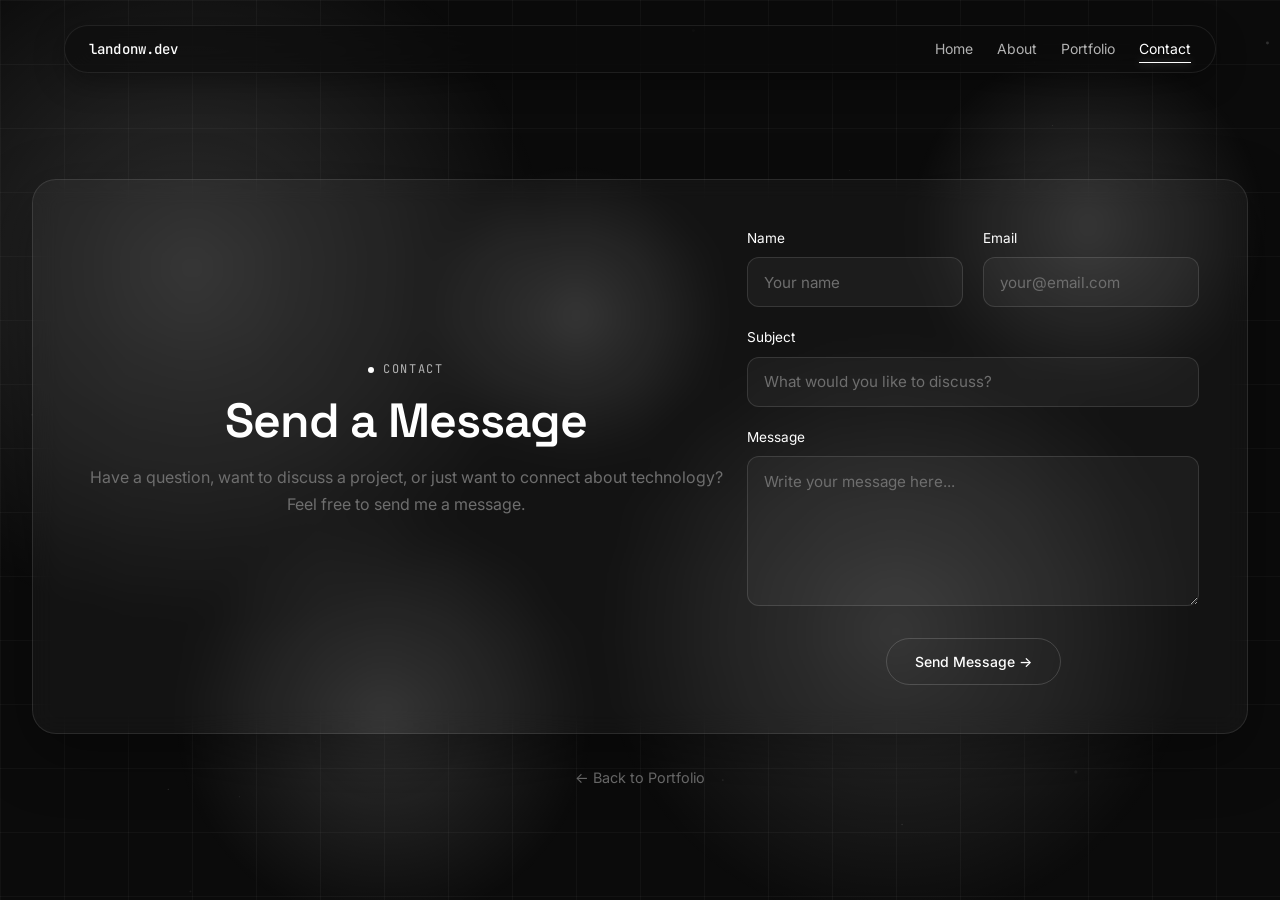
<file: contact.html>
<!DOCTYPE html>
<html lang="en">
<head>
  <meta charset="UTF-8" />
  <meta name="viewport" content="width=device-width, initial-scale=1.0" />

  <title>Contact — landonw.dev</title>
  <meta name="description" content="Contact Landon for questions, collaboration, and technology discussions." />

  <!-- Fonts -->
  <link rel="preconnect" href="https://fonts.googleapis.com" />
  <link rel="preconnect" href="https://fonts.gstatic.com" crossorigin />
  <link href="https://fonts.googleapis.com/css2?family=Space+Grotesk:wght@500;600;700&family=Inter:wght@400;500;600&family=JetBrains+Mono:wght@400;500&display=swap" rel="stylesheet" />

  <!-- Styles -->
  <link rel="stylesheet" href="css/style.css" />
  <link rel="stylesheet" href="css/animations.css" />
  <link rel="stylesheet" href="css/home.css" />
  <link rel="stylesheet" href="css/message.css" />

</head>

<body>

  <!-- Background Layers -->
  <canvas id="grid-canvas" aria-hidden="true"></canvas>
  <div class="grid-glow" aria-hidden="true"></div>


  <!-- Navbar -->
  <nav class="navbar">

    <a href="index.html" class="navbar__brand">
      <span class="navbar__logo">
        landonw.dev
      </span>
    </a>


    <button class="navbar__toggle" aria-label="Toggle navigation menu">
      <span></span>
      <span></span>
      <span></span>
    </button>


    <ul class="navbar__links">

      <li>
        <a class="navbar__link" href="index.html#home">
          Home
        </a>
      </li>

      <li>
        <a class="navbar__link" href="index.html#about">
          About
        </a>
      </li>

      <li>
        <a class="navbar__link" href="index.html#projects">
          Portfolio
        </a>
      </li>

      <li>
        <a class="navbar__link is-active" href="contact.html">
          Contact
        </a>
      </li>

    </ul>

  </nav>


  <!-- Contact Page -->

  <main class="contact-page">

    <section class="contact-hero">

      <div class="contact-card">

        <div class="contact-header">

          <span class="eyebrow">
            Contact
          </span>


          <h1>
            Send a Message
          </h1>


          <p>
            Have a question, want to discuss a project,
            or just want to connect about technology?
            Feel free to send me a message.
          </p>

        </div>


        <!-- Formspree Contact Form -->

        <form
          class="contact-form"
          action="https://formspree.io/f/maeyjoey"
          method="POST"
        >

          <!-- Redirect to your custom thank-you page -->
          <input
            type="hidden"
            name="_next"
            value="https://landonw.dev/thank-you.html"
          >


          <div class="form-row">

            <div class="form-group">

              <label for="name">
                Name
              </label>

              <input
                type="text"
                id="name"
                name="name"
                placeholder="Your name"
                required>

            </div>


            <div class="form-group">

              <label for="email">
                Email
              </label>

              <input
                type="email"
                id="email"
                name="email"
                placeholder="your@email.com"
                required>

            </div>

          </div>


          <div class="form-group">

            <label for="subject">
              Subject
            </label>

            <input
              type="text"
              id="subject"
              name="subject"
              placeholder="What would you like to discuss?"
              required>

          </div>


          <div class="form-group">

            <label for="message">
              Message
            </label>

            <textarea
              id="message"
              name="message"
              rows="6"
              placeholder="Write your message here..."
              required></textarea>

          </div>


          <button type="submit" class="btn btn-primary">
            Send Message →
          </button>

        </form>

      </div>


      <a href="index.html#contact" class="contact-back">
        ← Back to Portfolio
      </a>


    </section>

  </main>


  <!-- Scripts -->

  <script src="js/particles.js"></script>
  <script src="js/main.js"></script>

</body>

</html>
</file>
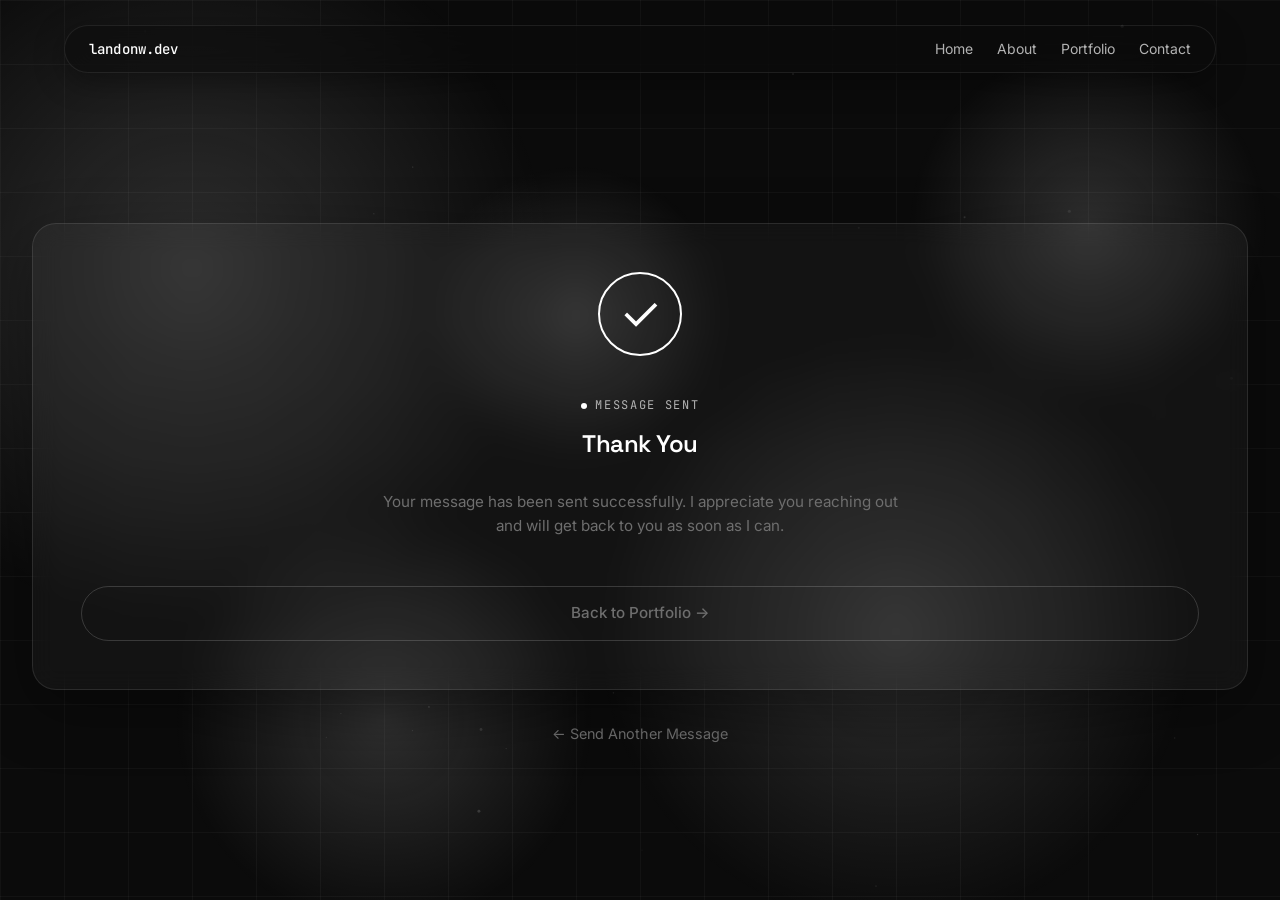
<file: thank-you.html>
<!DOCTYPE html>
<html lang="en">
<head>
  <meta charset="UTF-8" />
  <meta name="viewport" content="width=device-width, initial-scale=1.0" />

  <title>Message Sent — landonw.dev</title>
  <meta
    name="description"
    content="Your message has been sent to Landon."
  />

  <!-- Fonts -->
  <link rel="preconnect" href="https://fonts.googleapis.com" />
  <link rel="preconnect" href="https://fonts.gstatic.com" crossorigin />
  <link
    href="https://fonts.googleapis.com/css2?family=Space+Grotesk:wght@500;600;700&family=Inter:wght@400;500;600&family=JetBrains+Mono:wght@400;500&display=swap"
    rel="stylesheet"
  />

  <!-- Styles -->
  <link rel="stylesheet" href="css/style.css" />
  <link rel="stylesheet" href="css/animations.css" />
  <link rel="stylesheet" href="css/home.css" />
  <link rel="stylesheet" href="css/message.css" />

  <style>
  .thank-you-card {
    display: flex;
    flex-direction: column;
    align-items: center;
    text-align: center;
  }

  .thank-you-icon {
    display: flex;
    align-items: center;
    justify-content: center;
    width: 84px;
    height: 84px;
    margin: 0 auto 1.5rem;
    border: 2px solid currentColor;
    border-radius: 50%;
    font-size: 3rem;
    line-height: 1;
    animation: thankYouPop 0.6s ease-out both;
  }

  .thank-you-icon span {
    display: block;
    animation: thankYouCheck 0.4s ease-out 0.3s both;
  }

  .thank-you-card .eyebrow,
  .thank-you-card h1,
  .thank-you-card p,
  .thank-you-card .btn {
    display: block;
    width: 100%;
  }

  .thank-you-card h1 {
    margin-bottom: 1rem;
  }

  .thank-you-card p {
    max-width: 520px;
    margin: 0 auto 2rem;
  }

  @keyframes thankYouPop {
    from {
      opacity: 0;
      transform: scale(0.6);
    }

    to {
      opacity: 1;
      transform: scale(1);
    }
  }

  @keyframes thankYouCheck {
    from {
      opacity: 0;
      transform: scale(0.5);
    }

    to {
      opacity: 1;
      transform: scale(1);
    }
  }

  @media (prefers-reduced-motion: reduce) {
    .thank-you-icon,
    .thank-you-icon span {
      animation: none;
    }
  }
</style>
</head>

<body>

  <!-- Background Layers -->
  <canvas id="grid-canvas" aria-hidden="true"></canvas>
  <div class="grid-glow" aria-hidden="true"></div>

  <!-- Navbar -->
  <nav class="navbar">
    <a href="index.html" class="navbar__brand">
      <span class="navbar__logo">
        landonw.dev
      </span>
    </a>

    <button
      class="navbar__toggle"
      aria-label="Toggle navigation menu"
    >
      <span></span>
      <span></span>
      <span></span>
    </button>

    <ul class="navbar__links">
      <li>
        <a class="navbar__link" href="index.html#home">
          Home
        </a>
      </li>

      <li>
        <a class="navbar__link" href="index.html#about">
          About
        </a>
      </li>

      <li>
        <a class="navbar__link" href="index.html#projects">
          Portfolio
        </a>
      </li>

      <li>
        <a class="navbar__link" href="contact.html">
          Contact
        </a>
      </li>
    </ul>
  </nav>

  <!-- Thank You Page -->
  <main class="contact-page">
    <section class="contact-hero">

      <div class="contact-card thank-you-card">

        <div class="thank-you-icon" aria-hidden="true">
          <span>✓</span>
        </div>

        <span class="eyebrow">
          Message Sent
        </span>

        <h1>
          Thank You
        </h1>

        <p>
          Your message has been sent successfully.
          I appreciate you reaching out and will get back
          to you as soon as I can.
        </p>

        <a href="index.html" class="btn btn-primary">
          Back to Portfolio →
        </a>

      </div>

      <a href="contact.html" class="contact-back">
        ← Send Another Message
      </a>

    </section>
  </main>

  <!-- Scripts -->
  <script src="js/particles.js"></script>
  <script src="js/main.js"></script>

</body>
</html>
</file>
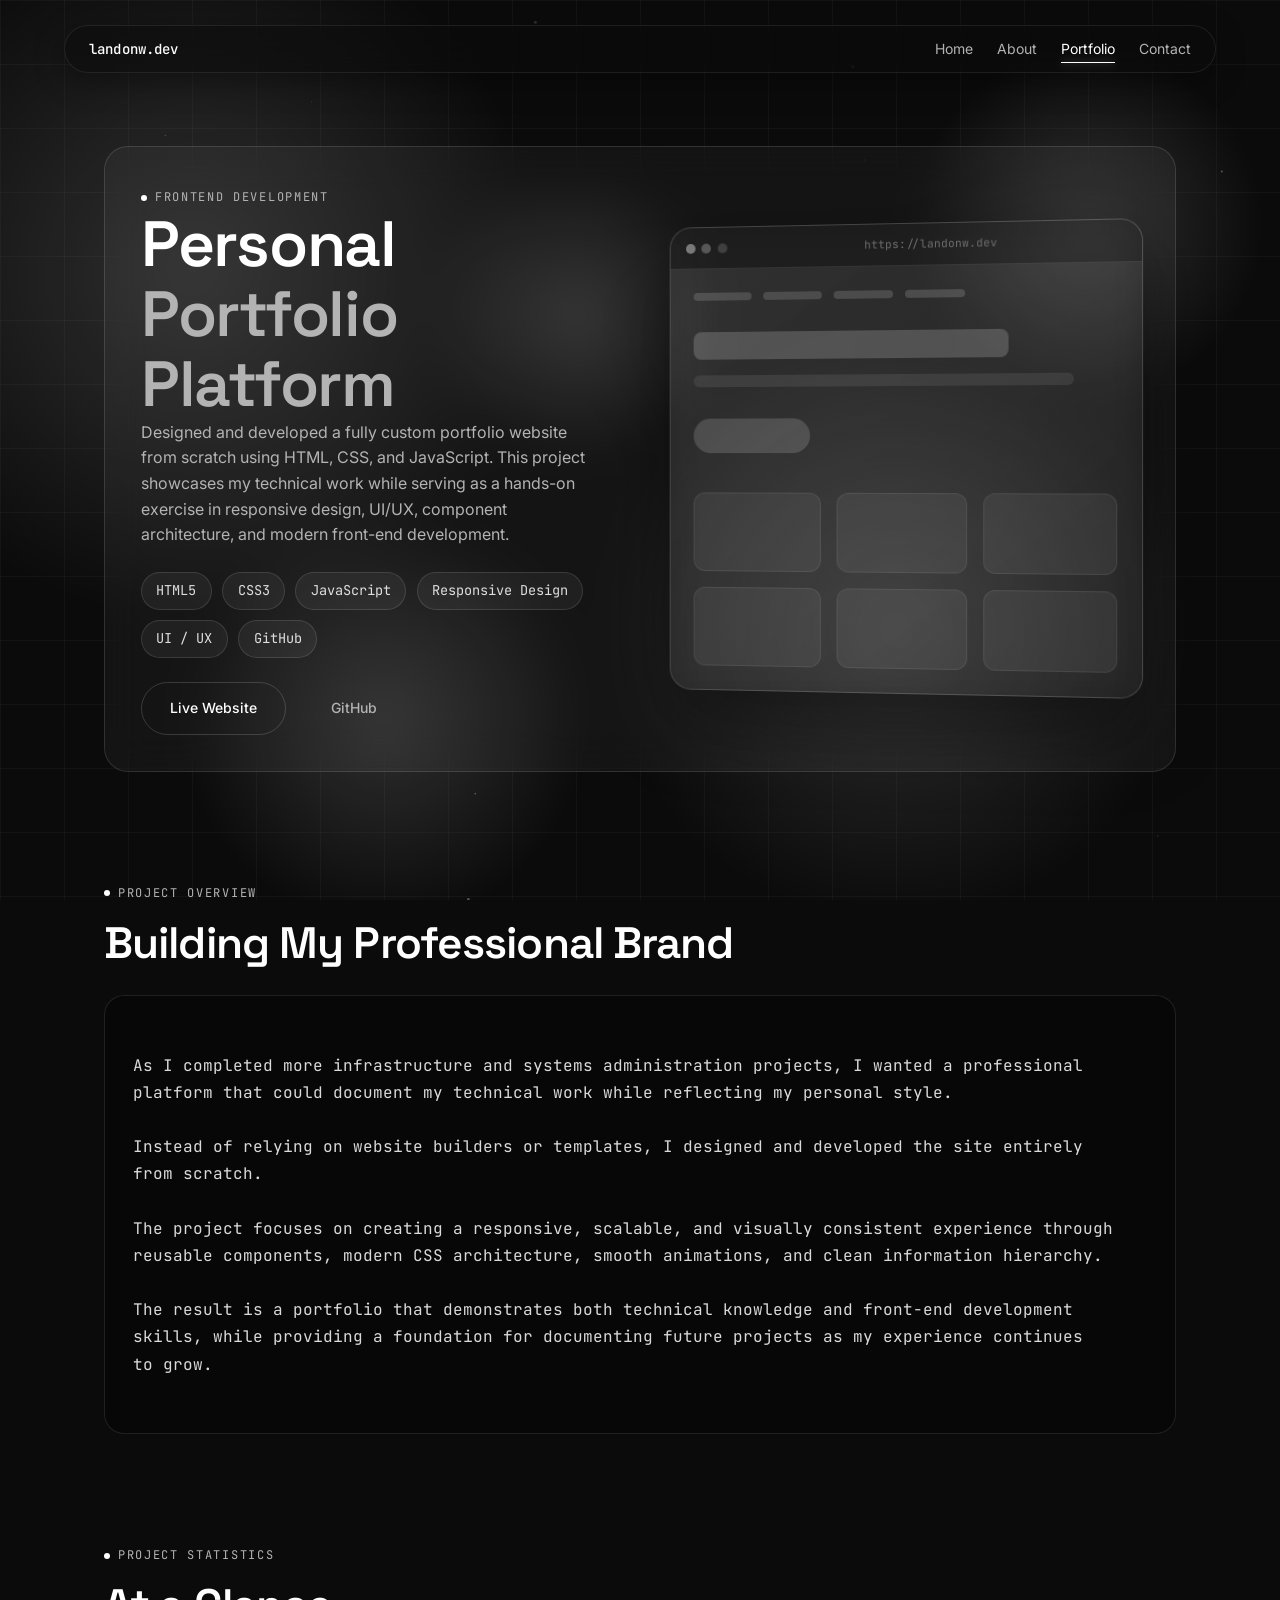
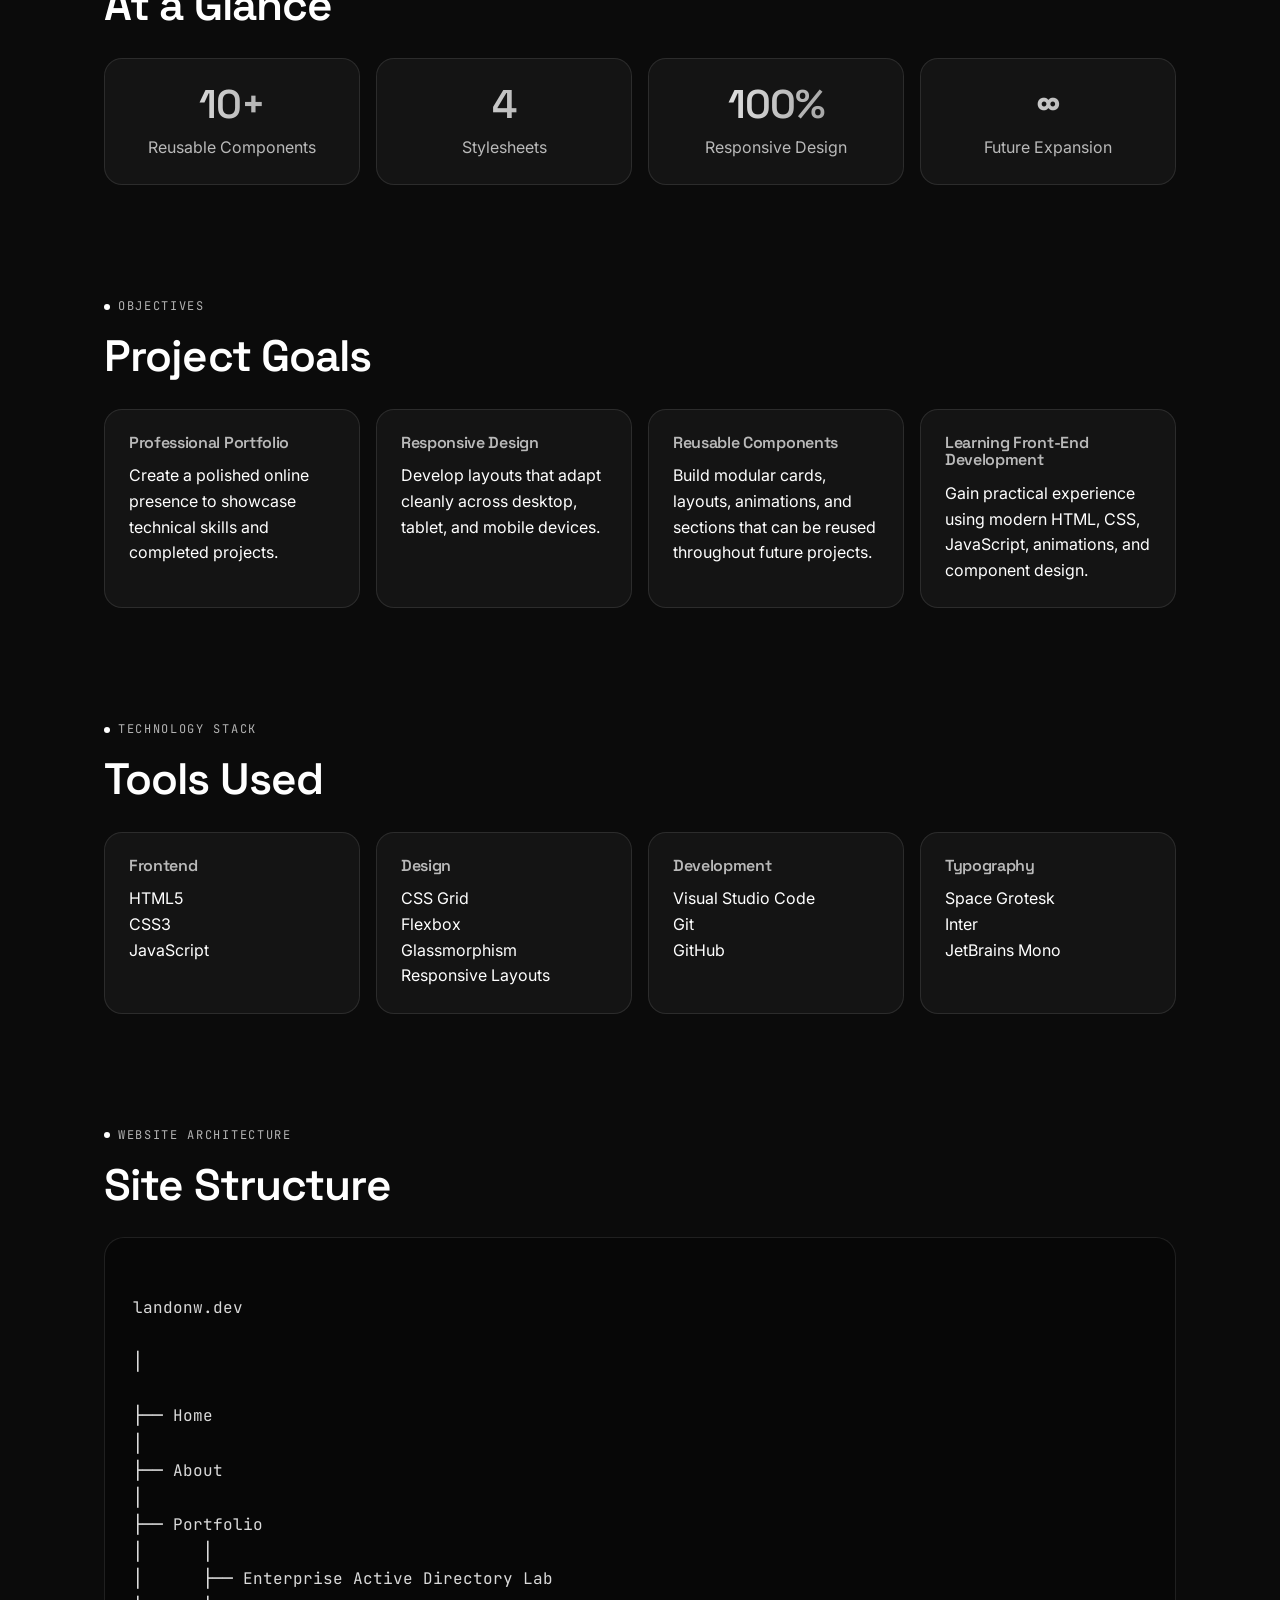
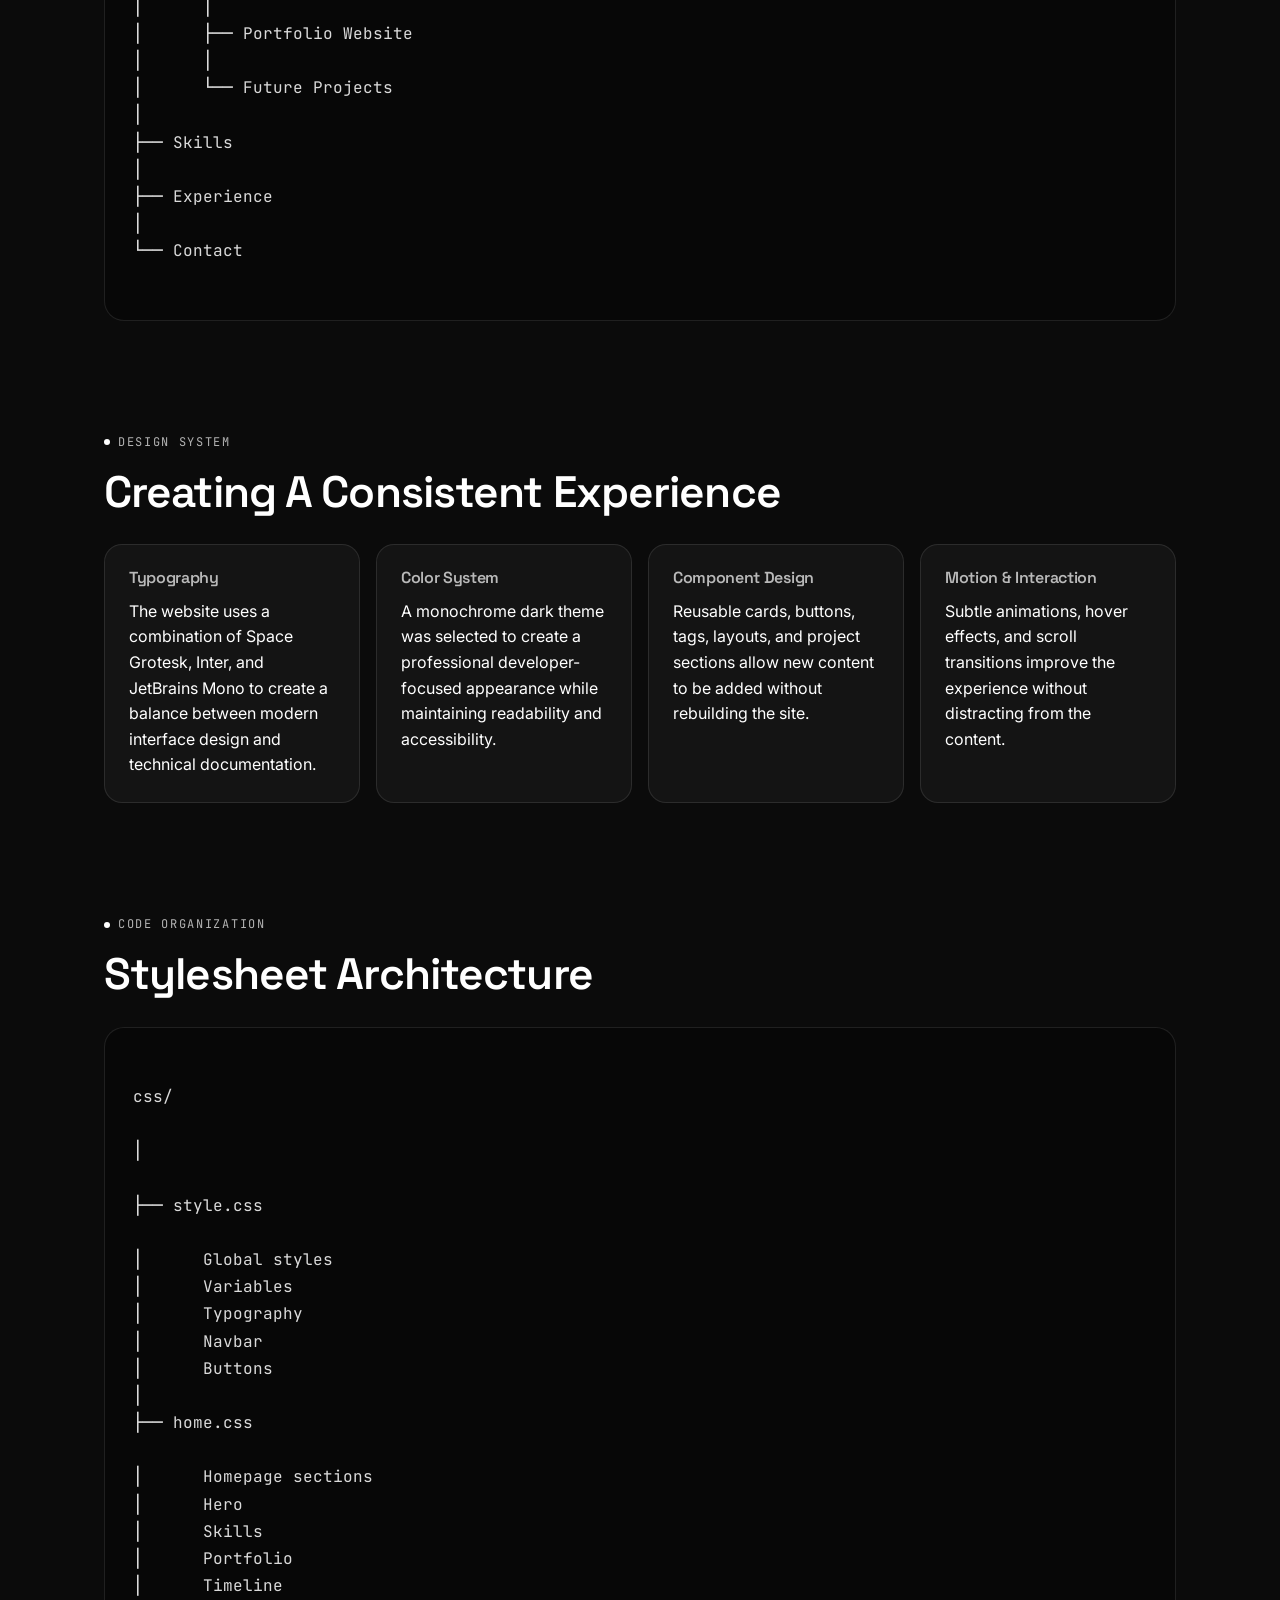
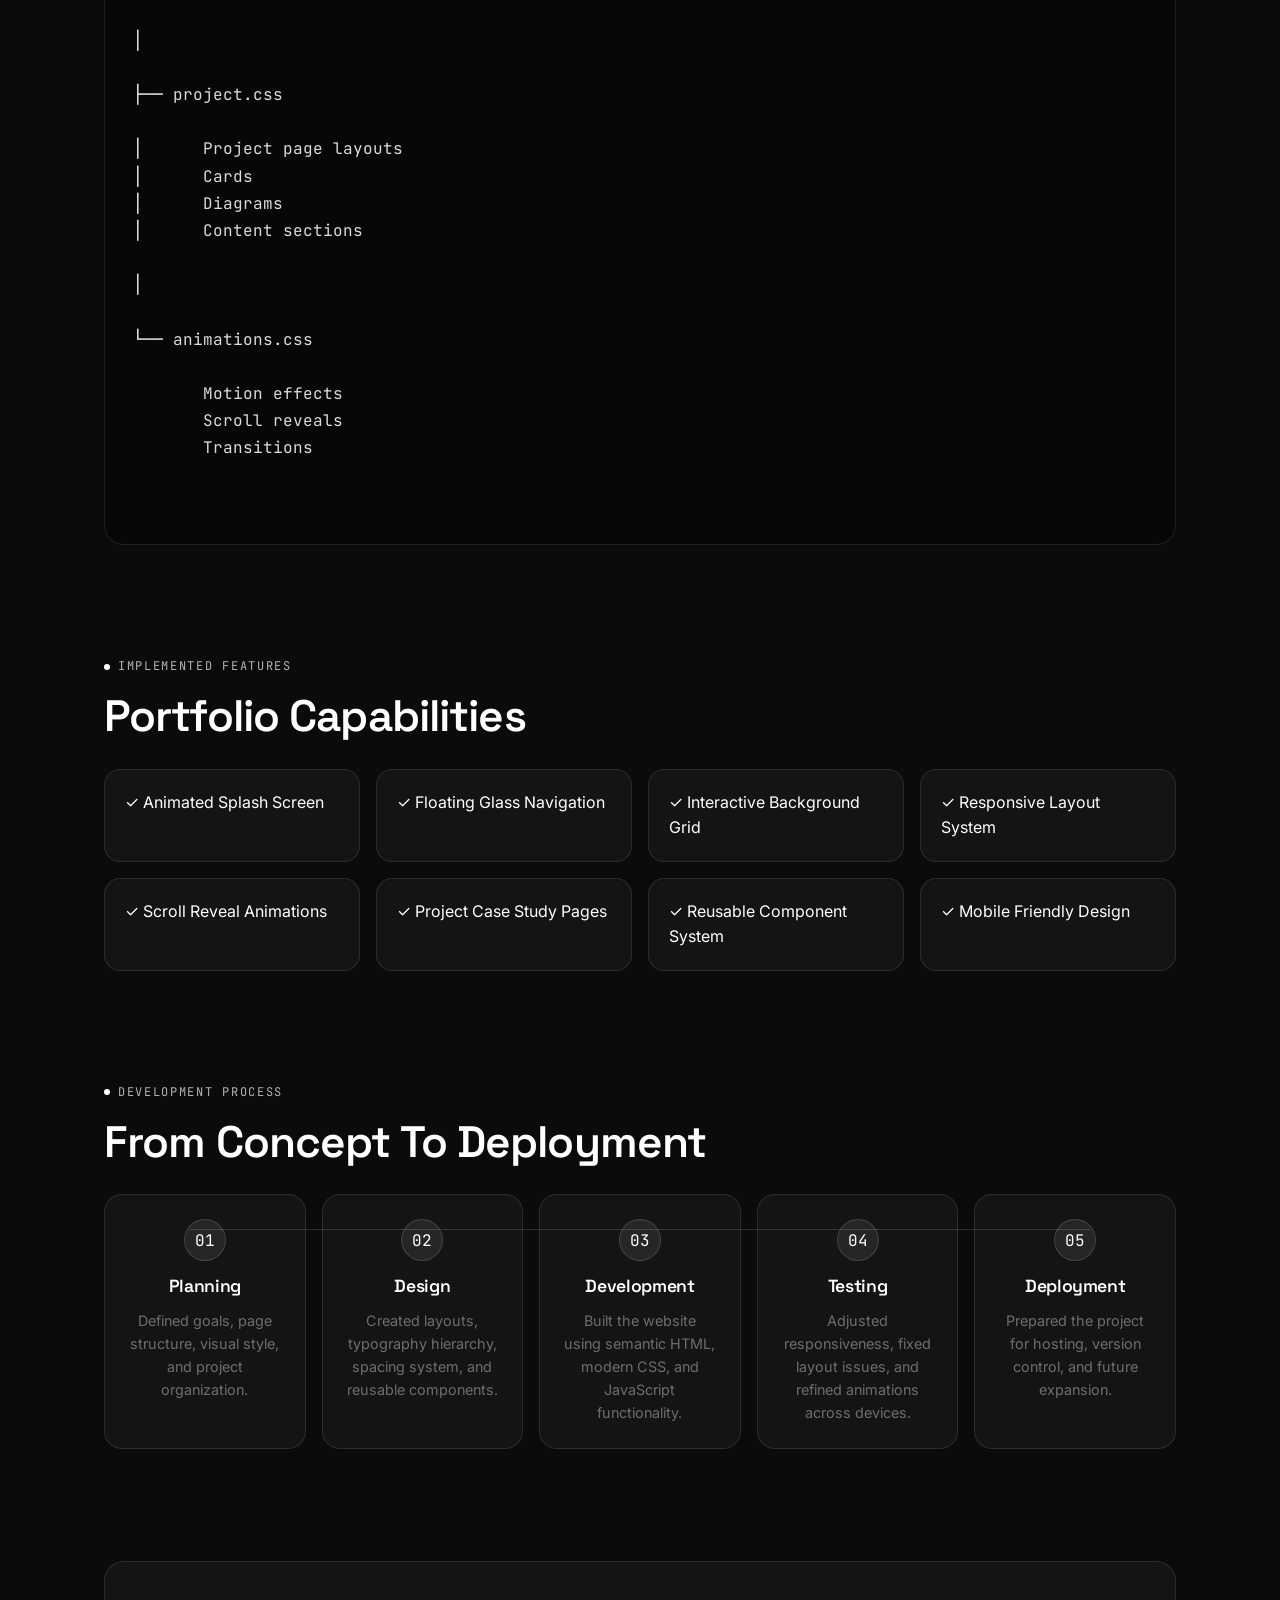
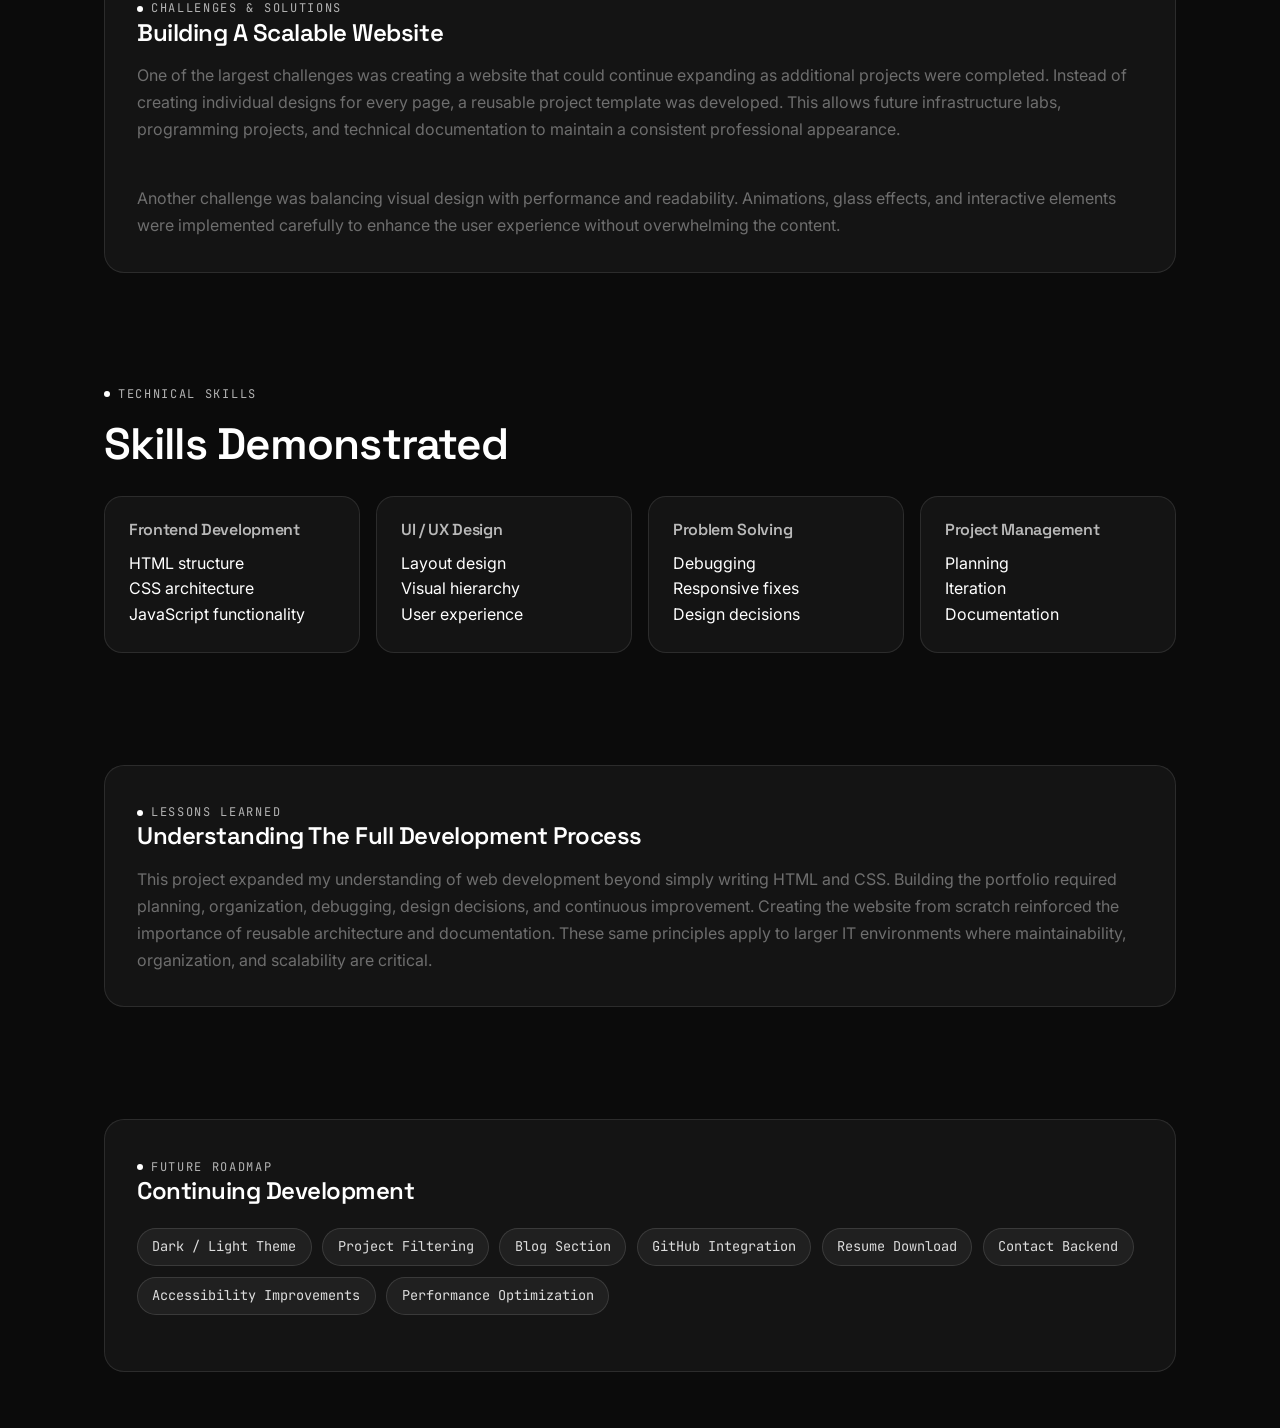
<file: Backups/Portfolio-Website-backup.html>
<!DOCTYPE html>
<html lang="en">

<head>

<meta charset="UTF-8">
<meta name="viewport" content="width=device-width, initial-scale=1.0">

<title>landonw.dev — Portfolio Website</title>

<meta name="description"
      content="A custom-built developer portfolio designed and developed from scratch using HTML, CSS, and JavaScript.">

<link rel="preconnect" href="https://fonts.googleapis.com">
<link rel="preconnect" href="https://fonts.gstatic.com" crossorigin>

<link href="https://fonts.googleapis.com/css2?family=Space+Grotesk:wght@500;600;700&family=Inter:wght@400;500;600&family=JetBrains+Mono:wght@400;500&display=swap" rel="stylesheet">

<link rel="stylesheet" href="../css/style.css">
<link rel="stylesheet" href="../css/home.css">
<link rel="stylesheet" href="../css/animations.css">
<link rel="stylesheet" href="../css/project.css">
<link rel="stylesheet" href="../css/portfolio-project.css">
      
</head>

<body>

<!-- ======================================================
BACKGROUND
====================================================== -->

<canvas id="grid-canvas"></canvas>
<div class="grid-glow"></div>

<!-- ======================================================
NAVIGATION
====================================================== -->

<nav class="navbar">

<a href="../index.html" class="navbar__brand">

<span class="navbar__logo">

landonw.dev

</span>

</a>

<ul class="navbar__links">

<li>
<a class="navbar__link" href="../index.html">
Home
</a>
</li>

<li>
<a class="navbar__link" href="../index.html#about">
About
</a>
</li>

<li>
<a class="navbar__link is-active"
href="../index.html#projects">
Portfolio
</a>
</li>

<li>
<a class="navbar__link"
href="../index.html#contact">
Contact
</a>
</li>

</ul>

</nav>

<!-- ======================================================
PROJECT
====================================================== -->

<main class="project-page">

<!-- ======================================================
HERO
====================================================== -->

<section class="section">

<div class="container">

<div class="project-hero-card reveal">

<div class="project-hero__grid">

<!-- LEFT -->

<div class="project-hero__content">

<span class="eyebrow">

Frontend Development

</span>

<h1 class="hero__title">

Personal

<span>

Portfolio Platform

</span>

</h1>

<p class="hero__desc">

Designed and developed a fully custom portfolio website
from scratch using HTML, CSS, and JavaScript.
This project showcases my technical work while serving as
a hands-on exercise in responsive design, UI/UX,
component architecture, and modern front-end development.

</p>

<div class="project-card__tags">

<span class="tag">HTML5</span>

<span class="tag">CSS3</span>

<span class="tag">JavaScript</span>

<span class="tag">Responsive Design</span>

<span class="tag">UI / UX</span>

<span class="tag">GitHub</span>

</div>

<div class="hero__actions">

<a class="btn btn-primary">

Live Website

</a>

<a class="btn btn-secondary">

GitHub

</a>

</div>

</div>

<!-- RIGHT -->

<div class="browser-window">

<div class="browser-toolbar">

<div class="browser-buttons">

<span class="red"></span>
<span class="yellow"></span>
<span class="green"></span>

</div>

<div class="browser-address">

https://landonw.dev

</div>

</div>

<div class="browser-body">

<div class="browser-navbar">

<div></div>
<div></div>
<div></div>
<div></div>

</div>

<div class="browser-hero">

<div class="browser-title"></div>

<div class="browser-subtitle"></div>

<div class="browser-button"></div>

</div>

<div class="browser-grid">

<div></div>
<div></div>
<div></div>

<div></div>
<div></div>
<div></div>

</div>

</div>

</div>

</div>

</div>

</div>

</section>

<!-- ======================================================
PROJECT OVERVIEW
====================================================== -->

<section class="section">

<div class="container">

<div class="section-head reveal">

<span class="eyebrow">

Project Overview

</span>

<h2 class="section-head__title">

Building My Professional Brand

</h2>

</div>

<div class="terminal-card">

<pre>

As I completed more infrastructure and systems administration projects, I wanted a professional 
platform that could document my technical work while reflecting my personal style.

Instead of relying on website builders or templates, I designed and developed the site entirely 
from scratch.

The project focuses on creating a responsive, scalable, and visually consistent experience through 
reusable components, modern CSS architecture, smooth animations, and clean information hierarchy.

The result is a portfolio that demonstrates both technical knowledge and front-end development 
skills, while providing a foundation for documenting future projects as my experience continues
to grow.

</pre>

</div>

</div>

</section>

<!-- ======================================================
PROJECT STATS
====================================================== -->

<section class="section">

<div class="container">

<div class="section-head">

<span class="eyebrow">

Project Statistics

</span>

<h2 class="section-head__title">

At a Glance

</h2>

</div>

<div class="stats-grid">

<div class="stat-card">

<h3>10+</h3>

<p>

Reusable Components

</p>

</div>

<div class="stat-card">

<h3>4</h3>

<p>

Stylesheets

</p>

</div>

<div class="stat-card">

<h3>100%</h3>

<p>

Responsive Design

</p>

</div>

<div class="stat-card">

<h3>∞</h3>

<p>

Future Expansion

</p>

</div>

</div>

</div>

</section>

<!-- ======================================================
GOALS
====================================================== -->

<section class="section">

<div class="container">

<div class="section-head">

<span class="eyebrow">

Objectives

</span>

<h2 class="section-head__title">

Project Goals

</h2>

</div>

<div class="project-grid">

<div class="project-info-card">

<h3>

Professional Portfolio

</h3>

<p>

Create a polished online presence to showcase
technical skills and completed projects.

</p>

</div>

<div class="project-info-card">

<h3>

Responsive Design

</h3>

<p>

Develop layouts that adapt cleanly across
desktop, tablet, and mobile devices.

</p>

</div>

<div class="project-info-card">

<h3>

Reusable Components

</h3>

<p>

Build modular cards, layouts,
animations, and sections that can
be reused throughout future projects.

</p>

</div>

<div class="project-info-card">

<h3>

Learning Front-End Development

</h3>

<p>

Gain practical experience using
modern HTML, CSS, JavaScript,
animations, and component design.

</p>

</div>

</div>

</div>

</section>

<!-- ======================================================
TECH STACK
====================================================== -->

<section class="section">

<div class="container">

<div class="section-head">

<span class="eyebrow">

Technology Stack

</span>

<h2 class="section-head__title">

Tools Used

</h2>

</div>

<div class="project-grid">

<div class="project-info-card">

<h3>

Frontend

</h3>

<p>

HTML5

<br>

CSS3

<br>

JavaScript

</p>

</div>

<div class="project-info-card">

<h3>

Design

</h3>

<p>

CSS Grid

<br>

Flexbox

<br>

Glassmorphism

<br>

Responsive Layouts

</p>

</div>

<div class="project-info-card">

<h3>

Development

</h3>

<p>

Visual Studio Code

<br>

Git

<br>

GitHub

</p>

</div>

<div class="project-info-card">

<h3>

Typography

</h3>

<p>

Space Grotesk

<br>

Inter

<br>

JetBrains Mono

</p>

</div>

</div>

</div>

</section>

<!-- ======================================================
SITE ARCHITECTURE
====================================================== -->

<section class="section">

<div class="container">

<div class="section-head">

<span class="eyebrow">

Website Architecture

</span>

<h2 class="section-head__title">

Site Structure

</h2>

</div>

<div class="terminal-card">

<pre>

landonw.dev

│

├── Home
│
├── About
│
├── Portfolio
│      │
│      ├── Enterprise Active Directory Lab
│      │
│      ├── Portfolio Website
│      │
│      └── Future Projects
│
├── Skills
│
├── Experience
│
└── Contact

</pre>

</div>

</div>

</section>

<!-- ======================================================
DESIGN SYSTEM
====================================================== -->

<section class="section">

<div class="container">

<div class="section-head">

<span class="eyebrow">

Design System

</span>

<h2 class="section-head__title">

Creating A Consistent Experience

</h2>

</div>


<div class="project-grid">


<div class="project-info-card">

<h3>

Typography

</h3>

<p>

The website uses a combination of
Space Grotesk, Inter, and JetBrains Mono
to create a balance between modern
interface design and technical documentation.

</p>

</div>



<div class="project-info-card">

<h3>

Color System

</h3>

<p>

A monochrome dark theme was selected
to create a professional developer-focused
appearance while maintaining readability
and accessibility.

</p>

</div>



<div class="project-info-card">

<h3>

Component Design

</h3>

<p>

Reusable cards, buttons, tags, layouts,
and project sections allow new content
to be added without rebuilding the site.

</p>

</div>



<div class="project-info-card">

<h3>

Motion & Interaction

</h3>

<p>

Subtle animations, hover effects,
and scroll transitions improve the
experience without distracting from
the content.

</p>

</div>


</div>

</div>

</section>





<!-- ======================================================
CSS ARCHITECTURE
====================================================== -->


<section class="section">


<div class="container">


<div class="section-head">


<span class="eyebrow">

Code Organization

</span>


<h2 class="section-head__title">

Stylesheet Architecture

</h2>


</div>



<div class="terminal-card">


<pre>

css/

│

├── style.css

│      Global styles
│      Variables
│      Typography
│      Navbar
│      Buttons
│
├── home.css

│      Homepage sections
│      Hero
│      Skills
│      Portfolio
│      Timeline

│

├── project.css

│      Project page layouts
│      Cards
│      Diagrams
│      Content sections

│

└── animations.css

       Motion effects
       Scroll reveals
       Transitions


</pre>


</div>


</div>


</section>






<!-- ======================================================
FEATURES
====================================================== -->


<section class="section">


<div class="container">


<div class="section-head">


<span class="eyebrow">

Implemented Features

</span>


<h2 class="section-head__title">

Portfolio Capabilities

</h2>


</div>




<div class="services-grid">


<div>

✓ Animated Splash Screen

</div>


<div>

✓ Floating Glass Navigation

</div>


<div>

✓ Interactive Background Grid

</div>


<div>

✓ Responsive Layout System

</div>


<div>

✓ Scroll Reveal Animations

</div>


<div>

✓ Project Case Study Pages

</div>


<div>

✓ Reusable Component System

</div>


<div>

✓ Mobile Friendly Design

</div>


</div>


</div>


</section>







<!-- ======================================================
DEVELOPMENT WORKFLOW
====================================================== -->


<section class="section">


<div class="container">


<div class="section-head">


<span class="eyebrow">

Development Process

</span>


<h2 class="section-head__title">

From Concept To Deployment

</h2>


</div>



<div class="workflow">


<div class="workflow-step">


<span>

01

</span>


<h3>

Planning

</h3>


<p>

Defined goals, page structure,
visual style, and project organization.

</p>


</div>





<div class="workflow-step">


<span>

02

</span>


<h3>

Design

</h3>


<p>

Created layouts, typography hierarchy,
spacing system, and reusable components.

</p>


</div>






<div class="workflow-step">


<span>

03

</span>


<h3>

Development

</h3>


<p>

Built the website using semantic HTML,
modern CSS, and JavaScript functionality.

</p>


</div>






<div class="workflow-step">


<span>

04

</span>


<h3>

Testing

</h3>


<p>

Adjusted responsiveness, fixed layout issues,
and refined animations across devices.

</p>


</div>





<div class="workflow-step">


<span>

05

</span>


<h3>

Deployment

</h3>


<p>

Prepared the project for hosting,
version control, and future expansion.

</p>


</div>


</div>


</div>


</section>






<!-- ======================================================
CHALLENGES
====================================================== -->


<section class="section">


<div class="container">


<div class="project-content-card">


<span class="eyebrow">

Challenges & Solutions

</span>



<h2>

Building A Scalable Website

</h2>



<p>


One of the largest challenges was creating a website
that could continue expanding as additional projects
were completed.


Instead of creating individual designs for every page,
a reusable project template was developed. This allows
future infrastructure labs, programming projects,
and technical documentation to maintain a consistent
professional appearance.


</p>


<br>


<p>


Another challenge was balancing visual design with
performance and readability. Animations, glass effects,
and interactive elements were implemented carefully
to enhance the user experience without overwhelming
the content.


</p>


</div>


</div>


</section>







<!-- ======================================================
SKILLS DEMONSTRATED
====================================================== -->


<section class="section">


<div class="container">


<div class="section-head">


<span class="eyebrow">

Technical Skills

</span>


<h2 class="section-head__title">

Skills Demonstrated

</h2>


</div>




<div class="project-grid">



<div class="project-info-card">


<h3>

Frontend Development

</h3>


<p>

HTML structure

<br>

CSS architecture

<br>

JavaScript functionality

</p>


</div>





<div class="project-info-card">


<h3>

UI / UX Design

</h3>


<p>

Layout design

<br>

Visual hierarchy

<br>

User experience

</p>


</div>





<div class="project-info-card">


<h3>

Problem Solving

</h3>


<p>

Debugging

<br>

Responsive fixes

<br>

Design decisions

</p>


</div>





<div class="project-info-card">


<h3>

Project Management

</h3>


<p>

Planning

<br>

Iteration

<br>

Documentation

</p>


</div>



</div>


</div>


</section>







<!-- ======================================================
LESSONS LEARNED
====================================================== -->


<section class="section">


<div class="container">


<div class="project-content-card">


<span class="eyebrow">

Lessons Learned

</span>



<h2>

Understanding The Full Development Process

</h2>



<p>


This project expanded my understanding of web development
beyond simply writing HTML and CSS. Building the portfolio
required planning, organization, debugging, design decisions,
and continuous improvement.


Creating the website from scratch reinforced the importance
of reusable architecture and documentation. These same
principles apply to larger IT environments where
maintainability, organization, and scalability are critical.


</p>


</div>


</div>


</section>







<!-- ======================================================
FUTURE IMPROVEMENTS
====================================================== -->


<section class="section">


<div class="container">


<div class="project-content-card">


<span class="eyebrow">

Future Roadmap

</span>



<h2>

Continuing Development

</h2>



<div class="project-card__tags">


<span class="tag">

Dark / Light Theme

</span>


<span class="tag">

Project Filtering

</span>


<span class="tag">

Blog Section

</span>


<span class="tag">

GitHub Integration

</span>


<span class="tag">

Resume Download

</span>


<span class="tag">

Contact Backend

</span>


<span class="tag">

Accessibility Improvements

</span>


<span class="tag">

Performance Optimization

</span>


</div>


</div>


</div>


</section>




</main>





<!-- ======================================================
SCRIPTS
====================================================== -->


<script src="../js/particles.js"></script>

<script src="../js/scroll.js"></script>

<script src="../js/main.js"></script>



</body>

</html>
</file>
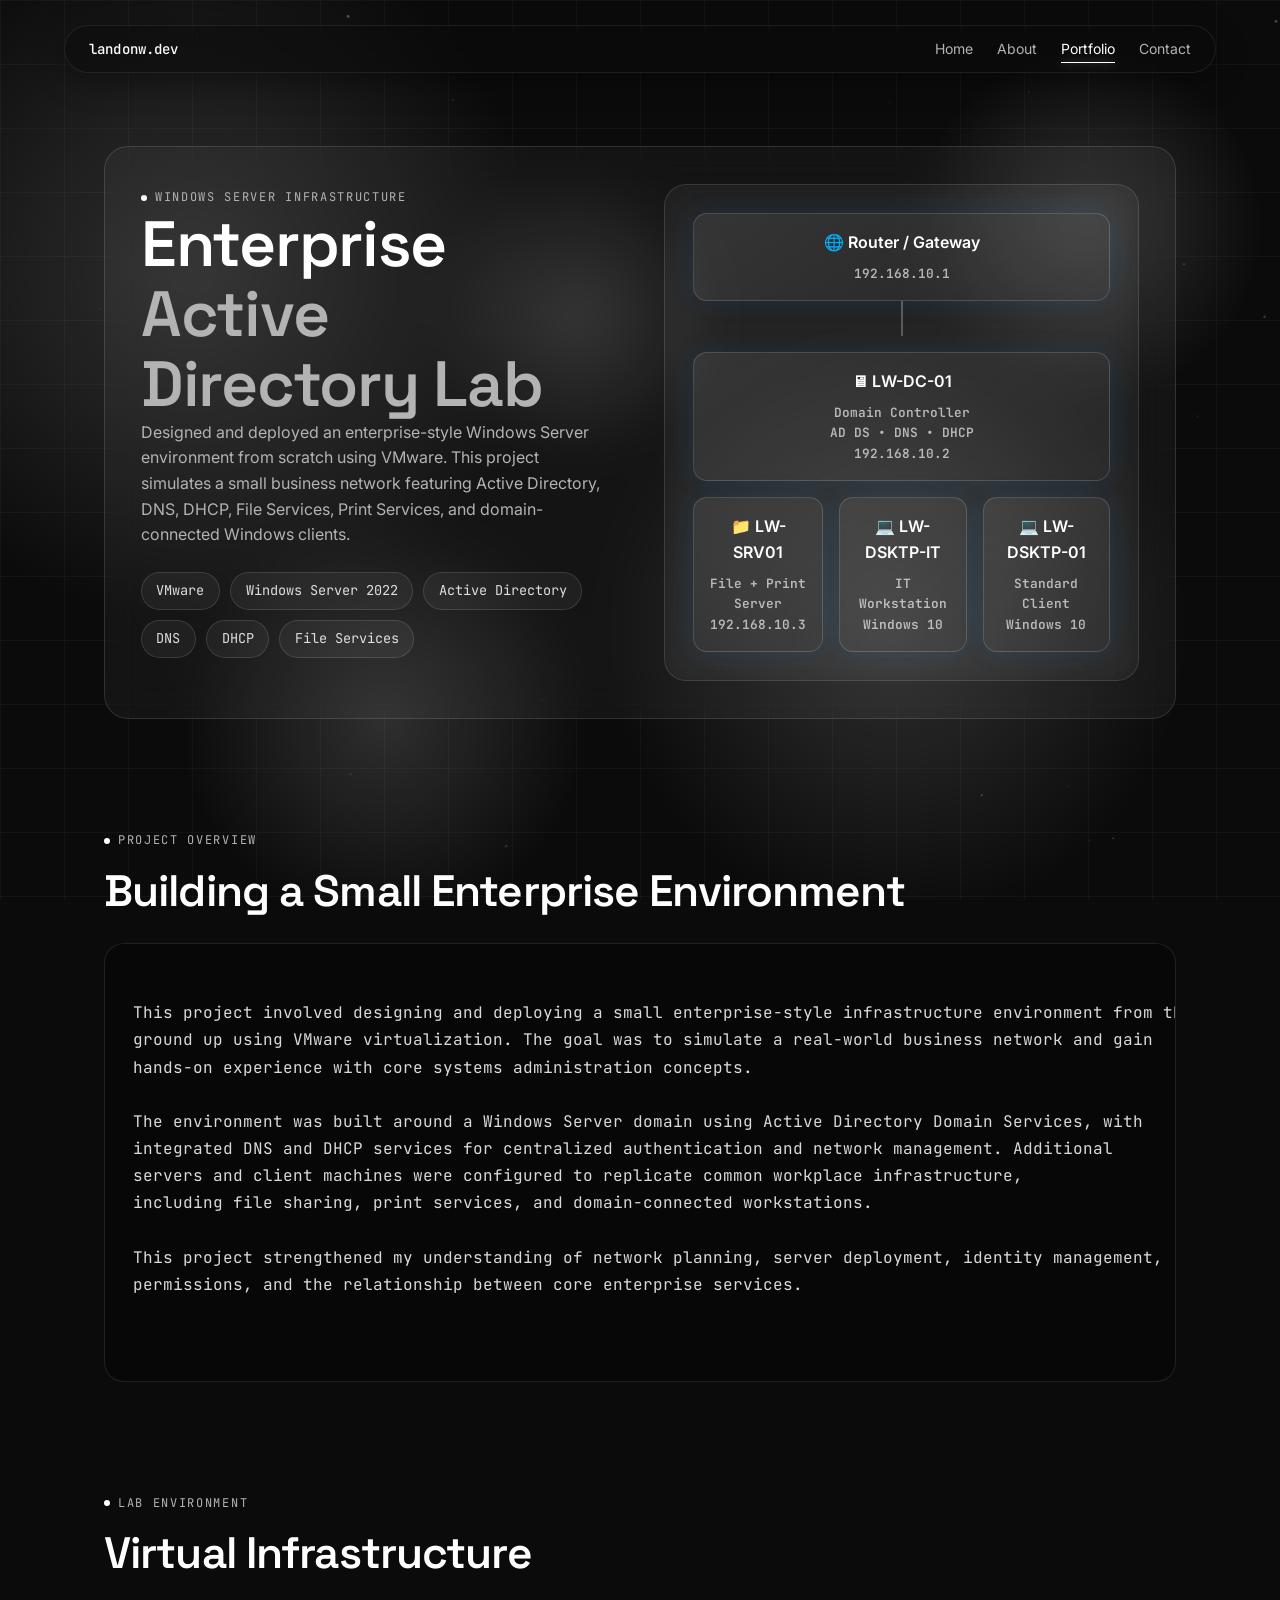
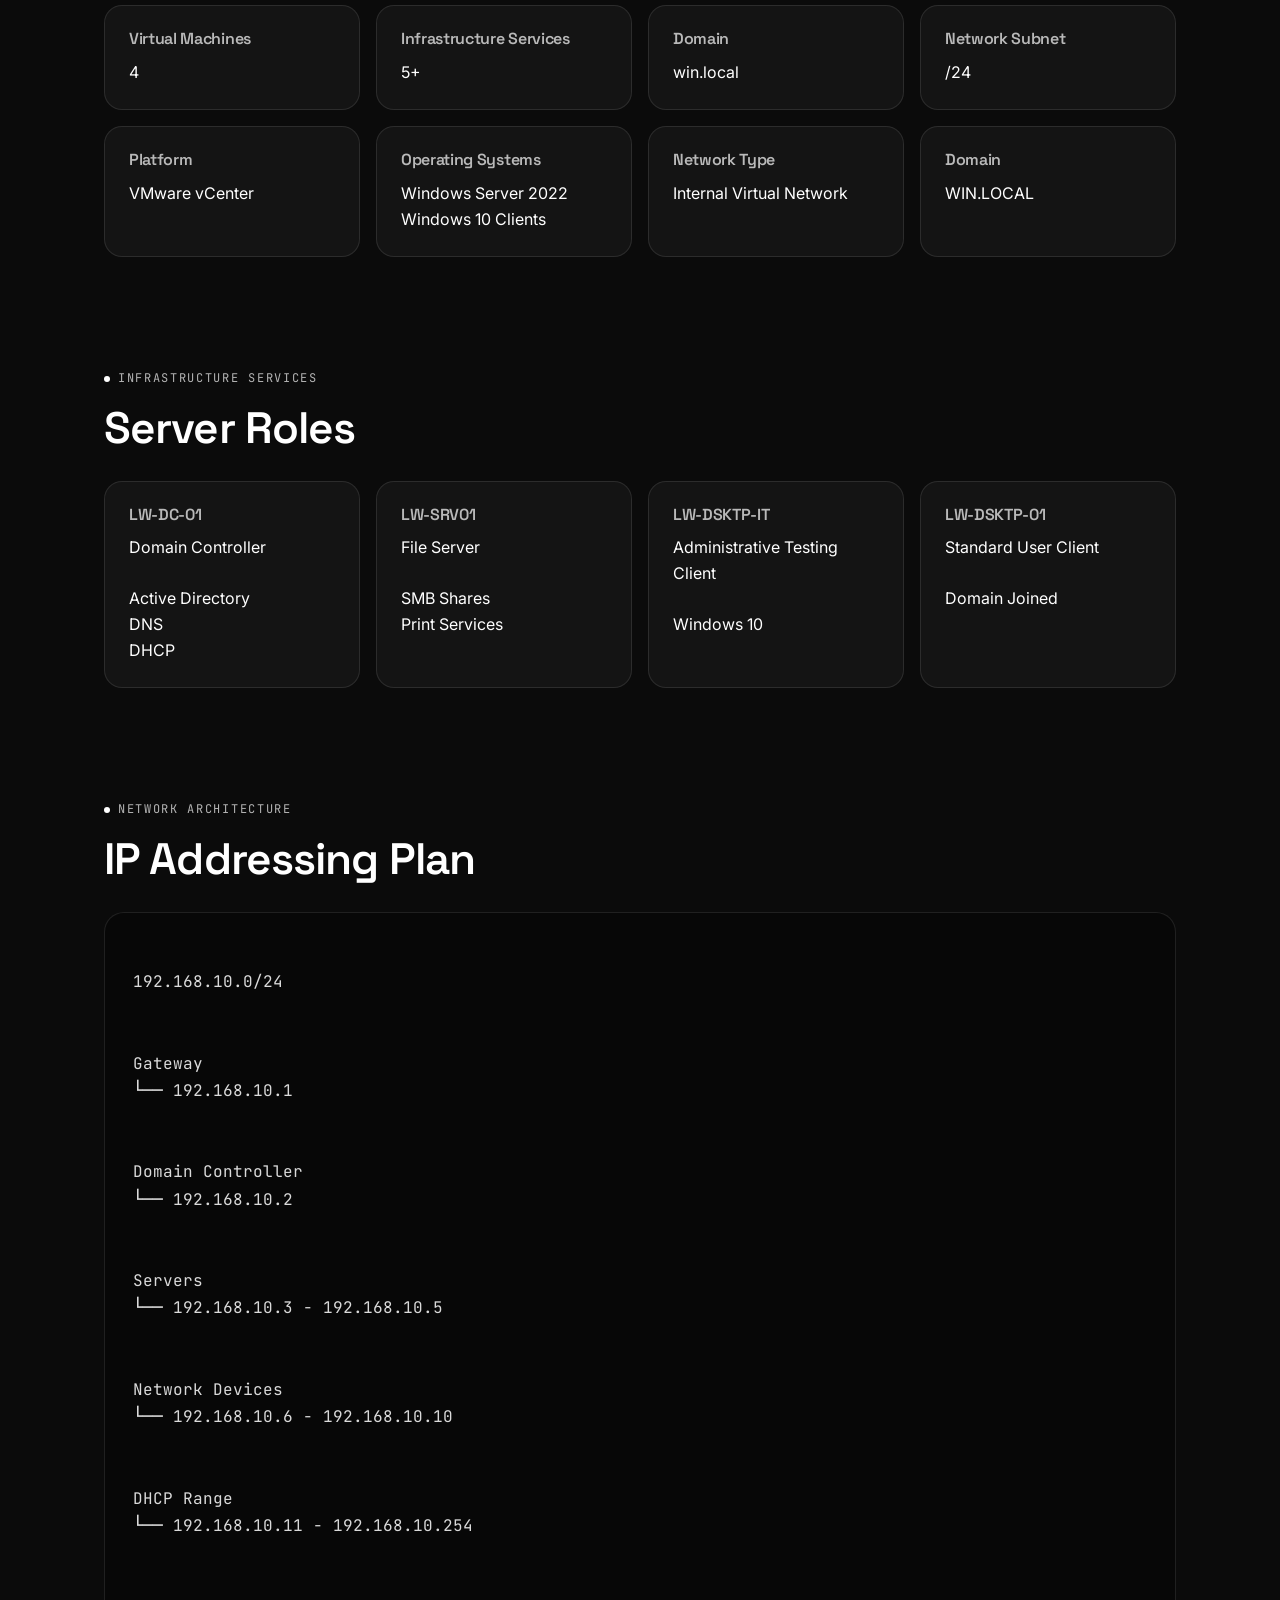
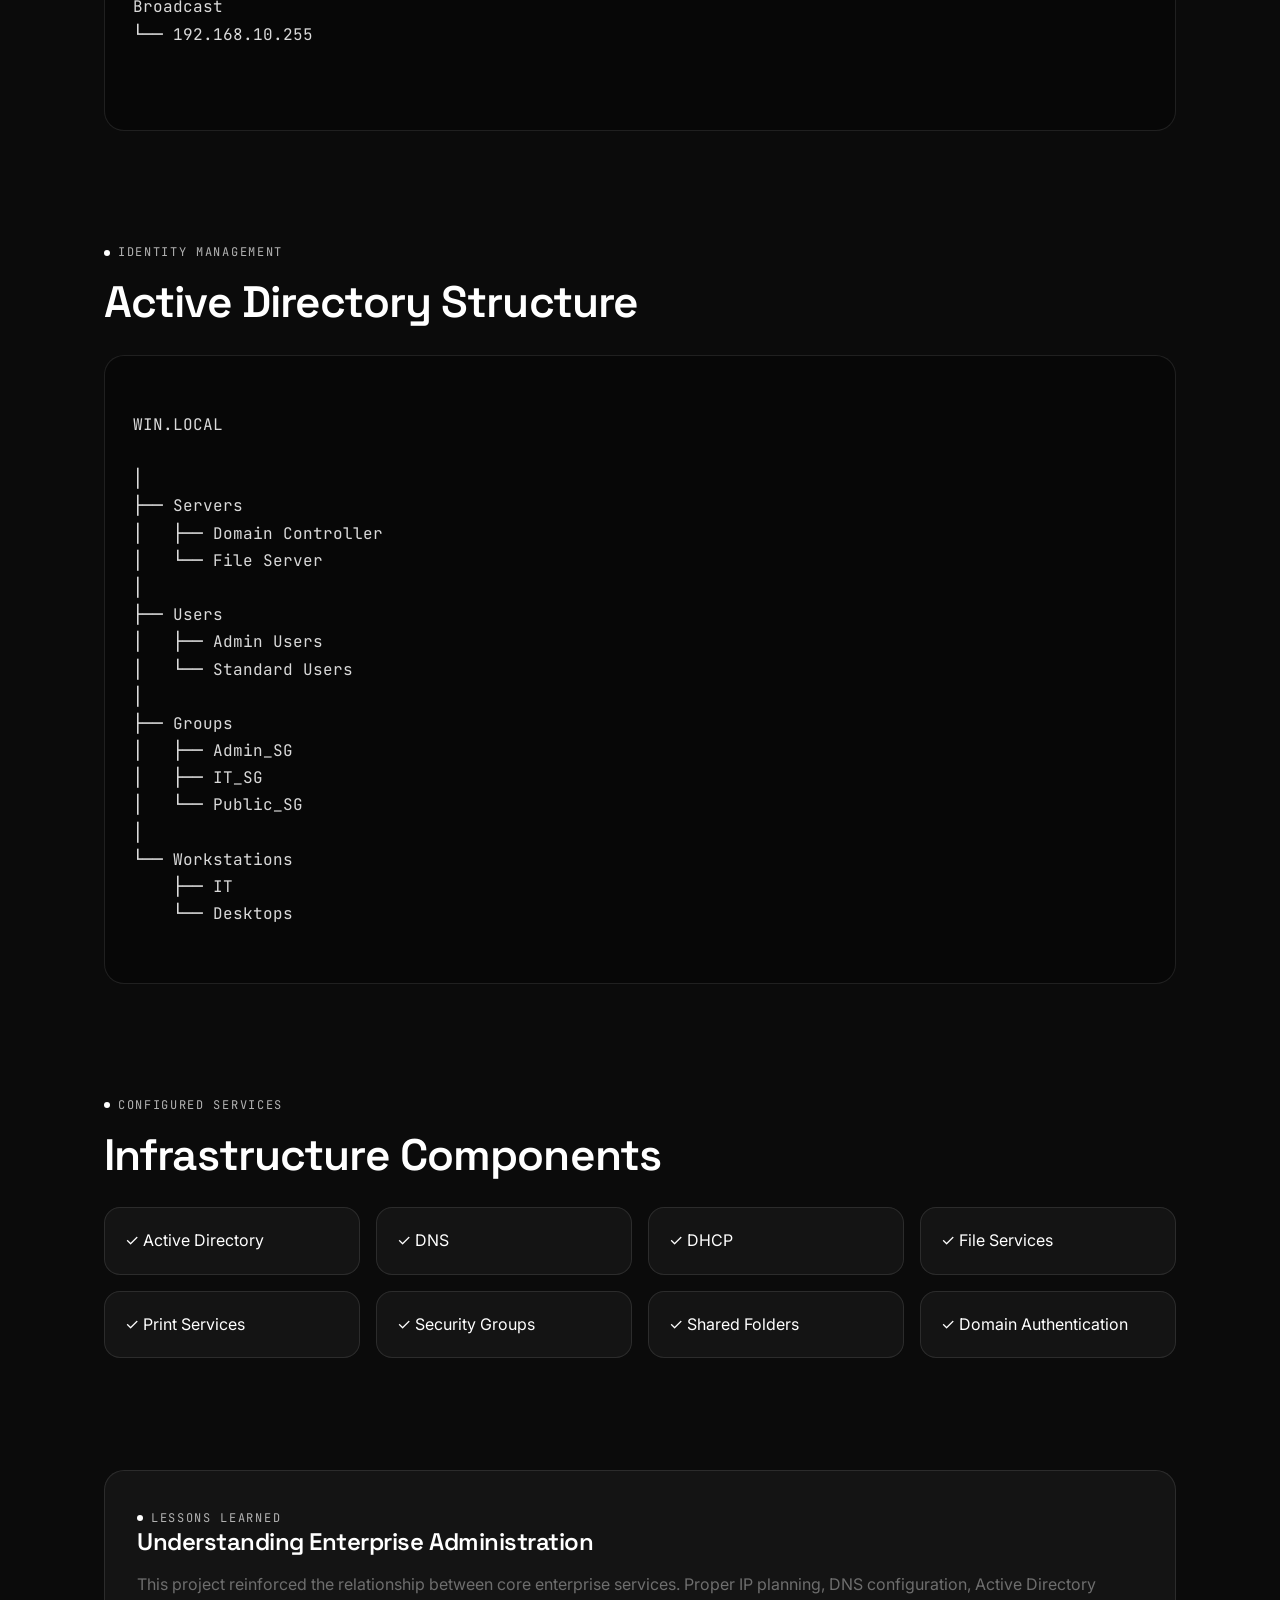
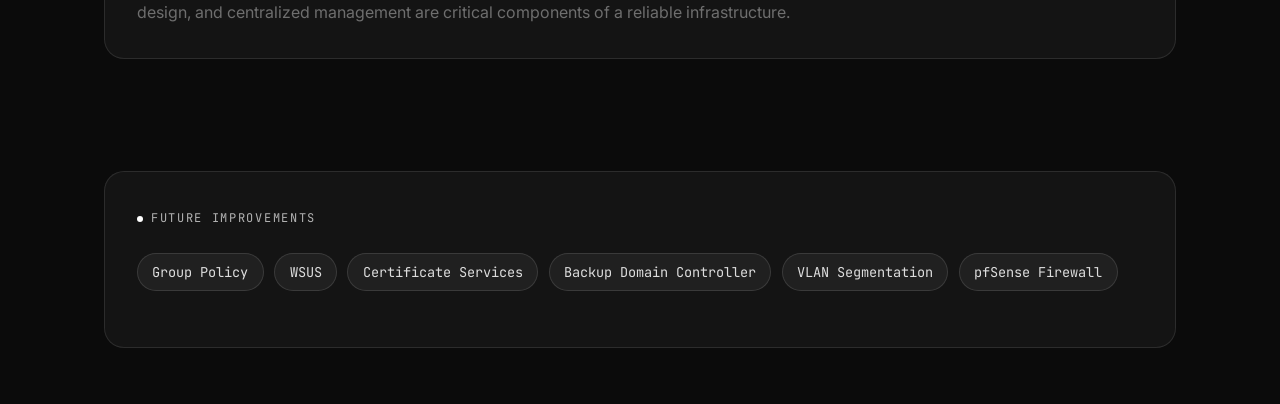
<file: Backups/Windows-Network-backup.html>
<!DOCTYPE html>
<html lang="en">

<head>

<meta charset="UTF-8" />
<meta name="viewport" content="width=device-width, initial-scale=1.0" />

<title>landonw.dev — Enterprise Active Directory Lab</title>

<meta name="description" content="Enterprise Active Directory infrastructure lab built using VMware, Windows Server, DNS, DHCP, and Active Directory." />


<!-- Fonts -->

<link rel="preconnect" href="https://fonts.googleapis.com">
<link rel="preconnect" href="https://fonts.gstatic.com" crossorigin>

<link href="https://fonts.googleapis.com/css2?family=Space+Grotesk:wght@500;600;700&family=Inter:wght@400;500;600&family=JetBrains+Mono:wght@400;500&display=swap" rel="stylesheet">


<!-- Styles -->

<link rel="stylesheet" href="../css/style.css">
<link rel="stylesheet" href="../css/home.css">
<link rel="stylesheet" href="../css/animations.css">
<link rel="stylesheet" href="../css/project.css">


</head>


<body>


<!-- ================= BACKGROUND ================= -->

<canvas id="grid-canvas"></canvas>
<div class="grid-glow"></div>



<!-- ================= NAVBAR ================= -->


<nav class="navbar">

<a href="../index.html" class="navbar__brand">

<span class="navbar__logo">
landonw.dev
</span>

</a>


<ul class="navbar__links">

<li>
<a class="navbar__link" href="../index.html">
Home
</a>
</li>


<li>
<a class="navbar__link" href="../index.html#about">
About
</a>
</li>


<li>
<a class="navbar__link is-active" href="../index.html#projects">
Portfolio
</a>
</li>


<li>
<a class="navbar__link" href="../index.html#contact">
Contact
</a>
</li>


</ul>

</nav>




<main class="project-page">



<!-- ================= HERO ================= -->


<section class="section">


<div class="container">


<div class="project-hero-card reveal">


<div class="project-hero__grid">


<div class="project-hero__content">


<span class="eyebrow">
Windows Server Infrastructure
</span>


<h1 class="hero__title">

Enterprise
<span>
Active Directory Lab
</span>

</h1>



<p class="hero__desc">

Designed and deployed an enterprise-style Windows Server
environment from scratch using VMware. This project
simulates a small business network featuring Active
Directory, DNS, DHCP, File Services, Print Services,
and domain-connected Windows clients.

</p>



<div class="project-card__tags">

<span class="tag">VMware</span>
<span class="tag">Windows Server 2022</span>
<span class="tag">Active Directory</span>
<span class="tag">DNS</span>
<span class="tag">DHCP</span>
<span class="tag">File Services</span>

</div>


<!--
<div class="hero__actions">

<a class="btn btn-primary">
Documentation
</a>

<a class="btn btn-secondary">
GitHub
</a>

</div>
-->


</div>





<!-- NETWORK DIAGRAM -->


<div class="network-diagram-card">


<div class="network-node">

🌐 Router / Gateway

<span>
192.168.10.1
</span>

</div>


<div class="network-line"></div>


<div class="network-node server">

🖥 LW-DC-01

<span>
Domain Controller
<br>
AD DS • DNS • DHCP
<br>
192.168.10.2
</span>

</div>



<div class="network-branches">


<div class="network-node">

📁 LW-SRV01

<span>
File + Print Server
<br>
192.168.10.3
</span>

</div>



<div class="network-node">

💻 LW-DSKTP-IT

<span>
IT Workstation
<br>
Windows 10
</span>

</div>



<div class="network-node">

💻 LW-DSKTP-01

<span>
Standard Client
<br>
Windows 10
</span>

</div>


</div>


</div>


</div>


</div>


</div>


</section>






<!-- ================= PROJECT SUMMARY ================= -->


<section class="section">


<div class="container">


<div class="section-head reveal">

<span class="eyebrow">
Project Overview
</span>


<h2 class="section-head__title">
Building a Small Enterprise Environment
</h2>


</div>



<div class="terminal-card">


<pre>

This project involved designing and deploying a small enterprise-style infrastructure environment from the 
ground up using VMware virtualization. The goal was to simulate a real-world business network and gain 
hands-on experience with core systems administration concepts.

The environment was built around a Windows Server domain using Active Directory Domain Services, with 
integrated DNS and DHCP services for centralized authentication and network management. Additional 
servers and client machines were configured to replicate common workplace infrastructure, 
including file sharing, print services, and domain-connected workstations.

This project strengthened my understanding of network planning, server deployment, identity management,
permissions, and the relationship between core enterprise services.


</pre>


</div>

</section>






<!-- ================= ENVIRONMENT ================= -->


<section class="section">


<div class="container">


<div class="section-head">

<span class="eyebrow">
Lab Environment
</span>


<h2 class="section-head__title">
Virtual Infrastructure
</h2>


</div>




<div class="project-grid">

<div class="project-info-card">
    
<h3>Virtual Machines</h3>
<p>4</p>
</div>


<div class="project-info-card">
    
<h3>Infrastructure Services</h3>
<p>5+</p>
</div>


<div class="project-info-card">
    
<h3>Domain</h3>
<p>win.local</p>
</div>


<div class="project-info-card">
    
<h3>Network Subnet</h3>
<p>/24</p>
</div>
    
<div class="project-info-card">
    
<h3>
Platform
</h3>

<p>
VMware vCenter
</p>

</div>


<div class="project-info-card">

<h3>
Operating Systems
</h3>

<p>
Windows Server 2022
<br>
Windows 10 Clients
</p>

</div>



<div class="project-info-card">

<h3>
Network Type
</h3>

<p>
Internal Virtual Network
</p>

</div>



<div class="project-info-card">

<h3>
Domain
</h3>

<p>
WIN.LOCAL
</p>

</div>


</div>


</div>


</section>







<!-- ================= SERVER ROLES ================= -->


<section class="section">


<div class="container">


<div class="section-head">

<span class="eyebrow">
Infrastructure Services
</span>


<h2 class="section-head__title">
Server Roles
</h2>


</div>




<div class="project-grid">


<div class="project-info-card">

<h3>
LW-DC-01
</h3>

<p>

Domain Controller

<br><br>

Active Directory
<br>
DNS
<br>
DHCP

</p>

</div>




<div class="project-info-card">

<h3>
LW-SRV01
</h3>

<p>

File Server

<br><br>

SMB Shares
<br>
Print Services

</p>

</div>



<div class="project-info-card">

<h3>
LW-DSKTP-IT
</h3>

<p>

Administrative Testing Client

<br><br>

Windows 10

</p>

</div>



<div class="project-info-card">

<h3>
LW-DSKTP-01
</h3>

<p>

Standard User Client

<br><br>

Domain Joined

</p>

</div>



</div>


</div>


</section>







<!-- ================= NETWORK ================= -->


<section class="section">


<div class="container">


<div class="section-head">

<span class="eyebrow">
Network Architecture
</span>


<h2 class="section-head__title">
IP Addressing Plan
</h2>


</div>




<div class="terminal-card">


<pre>

192.168.10.0/24


Gateway
└── 192.168.10.1


Domain Controller
└── 192.168.10.2


Servers
└── 192.168.10.3 - 192.168.10.5


Network Devices
└── 192.168.10.6 - 192.168.10.10


DHCP Range
└── 192.168.10.11 - 192.168.10.254


Broadcast
└── 192.168.10.255


</pre>


</div>


</div>


</section>






<!-- ================= ACTIVE DIRECTORY ================= -->


<section class="section">


<div class="container">


<div class="section-head">


<span class="eyebrow">
Identity Management
</span>


<h2 class="section-head__title">
Active Directory Structure
</h2>


</div>



<div class="terminal-card">


<pre>

WIN.LOCAL

│
├── Servers
│   ├── Domain Controller
│   └── File Server
│
├── Users
│   ├── Admin Users
│   └── Standard Users
│
├── Groups
│   ├── Admin_SG
│   ├── IT_SG
│   └── Public_SG
│
└── Workstations
    ├── IT
    └── Desktops

</pre>


</div>


</div>


</section>







<!-- ================= SERVICES ================= -->


<section class="section">


<div class="container">


<div class="section-head">

<span class="eyebrow">
Configured Services
</span>


<h2 class="section-head__title">
Infrastructure Components
</h2>


</div>



<div class="services-grid">


<div>✓ Active Directory</div>
<div>✓ DNS</div>
<div>✓ DHCP</div>
<div>✓ File Services</div>
<div>✓ Print Services</div>
<div>✓ Security Groups</div>
<div>✓ Shared Folders</div>
<div>✓ Domain Authentication</div>


</div>


</div>


</section>







<!-- ================= LESSONS ================= -->


<section class="section">


<div class="container">


<div class="project-content-card">


<span class="eyebrow">
Lessons Learned
</span>


<h2>
Understanding Enterprise Administration
</h2>



<p>

This project reinforced the relationship between core
enterprise services. Proper IP planning, DNS configuration,
Active Directory design, and centralized management are
critical components of a reliable infrastructure.

</p>


</div>


</div>


</section>






<!-- ================= FUTURE ================= -->


<section class="section">


<div class="container">


<div class="project-content-card">


<span class="eyebrow">
Future Improvements
</span>


<div class="project-card__tags">

<span class="tag">Group Policy</span>
<span class="tag">WSUS</span>
<span class="tag">Certificate Services</span>
<span class="tag">Backup Domain Controller</span>
<span class="tag">VLAN Segmentation</span>
<span class="tag">pfSense Firewall</span>


</div>


</div>


</div>


</section>




</main>





<script src="../js/particles.js"></script>
<script src="../js/scroll.js"></script>
<script src="../js/main.js"></script>


</body>

</html>
</file>
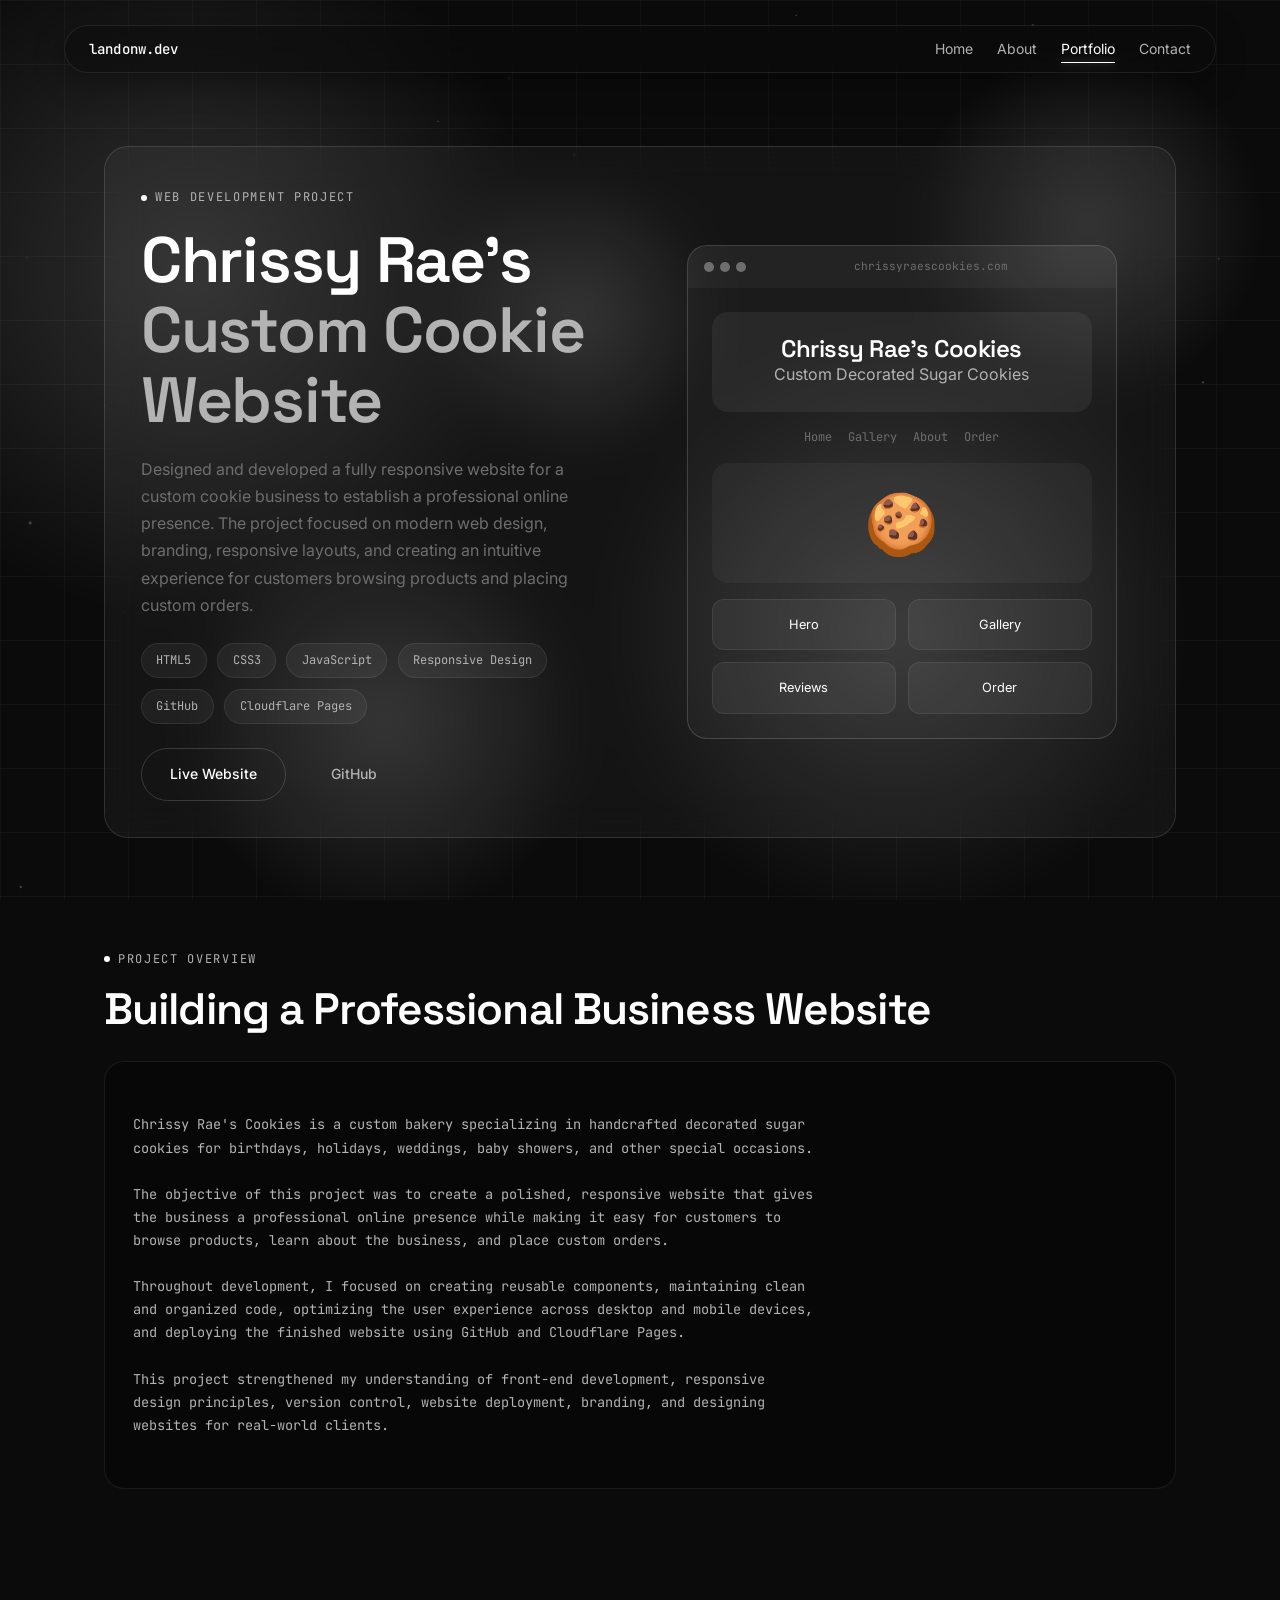
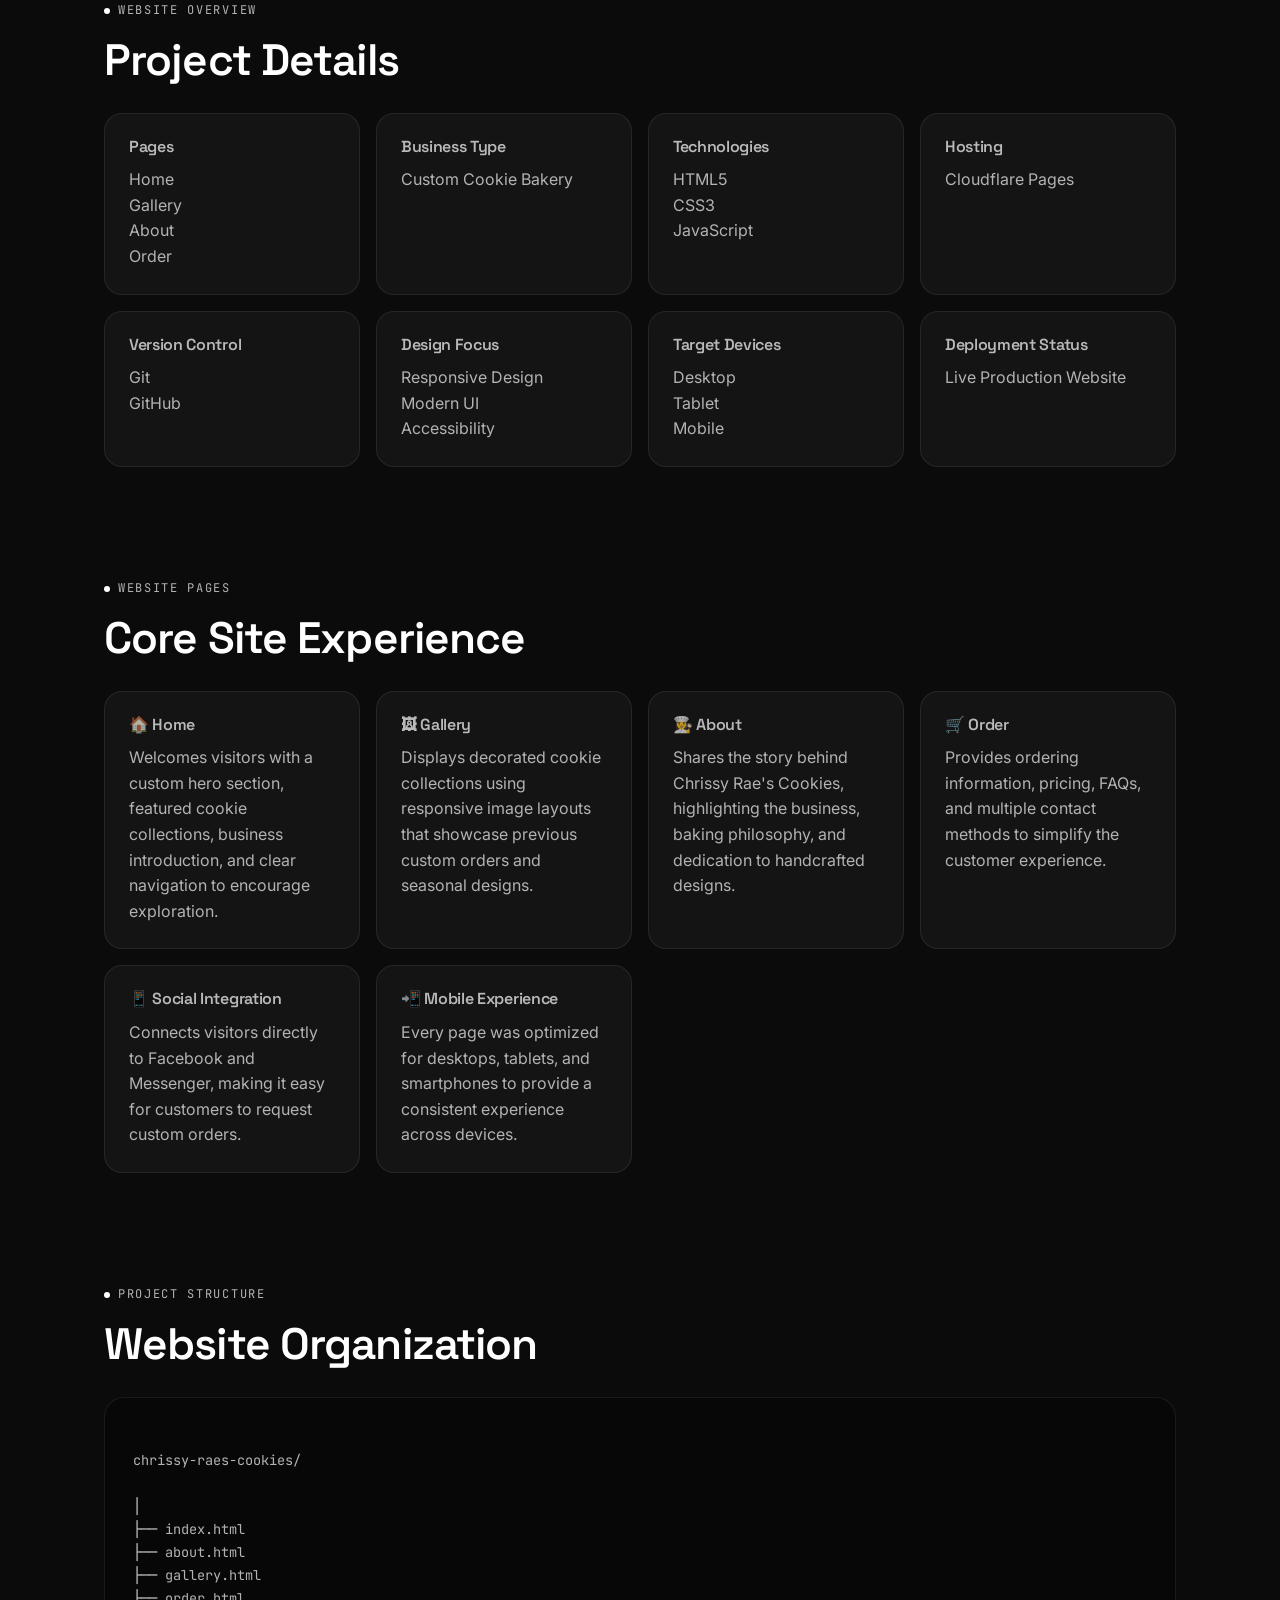
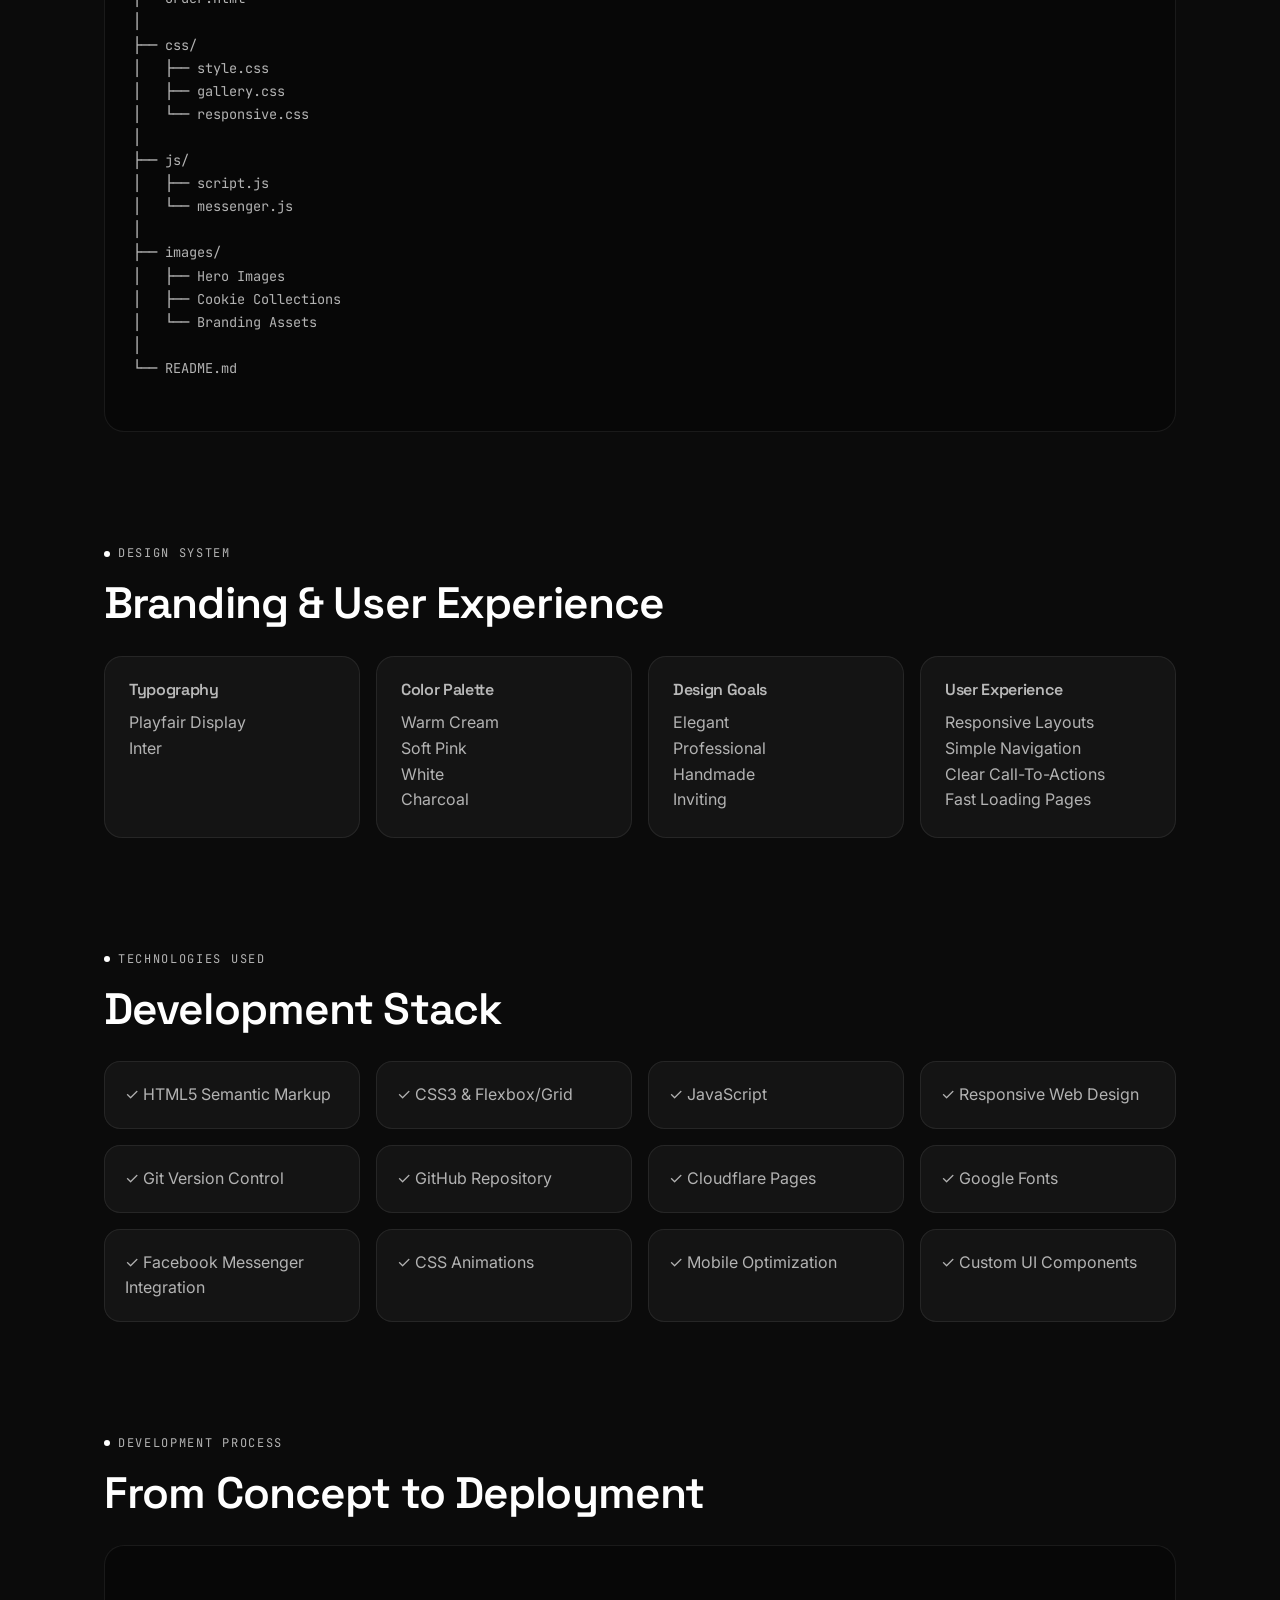
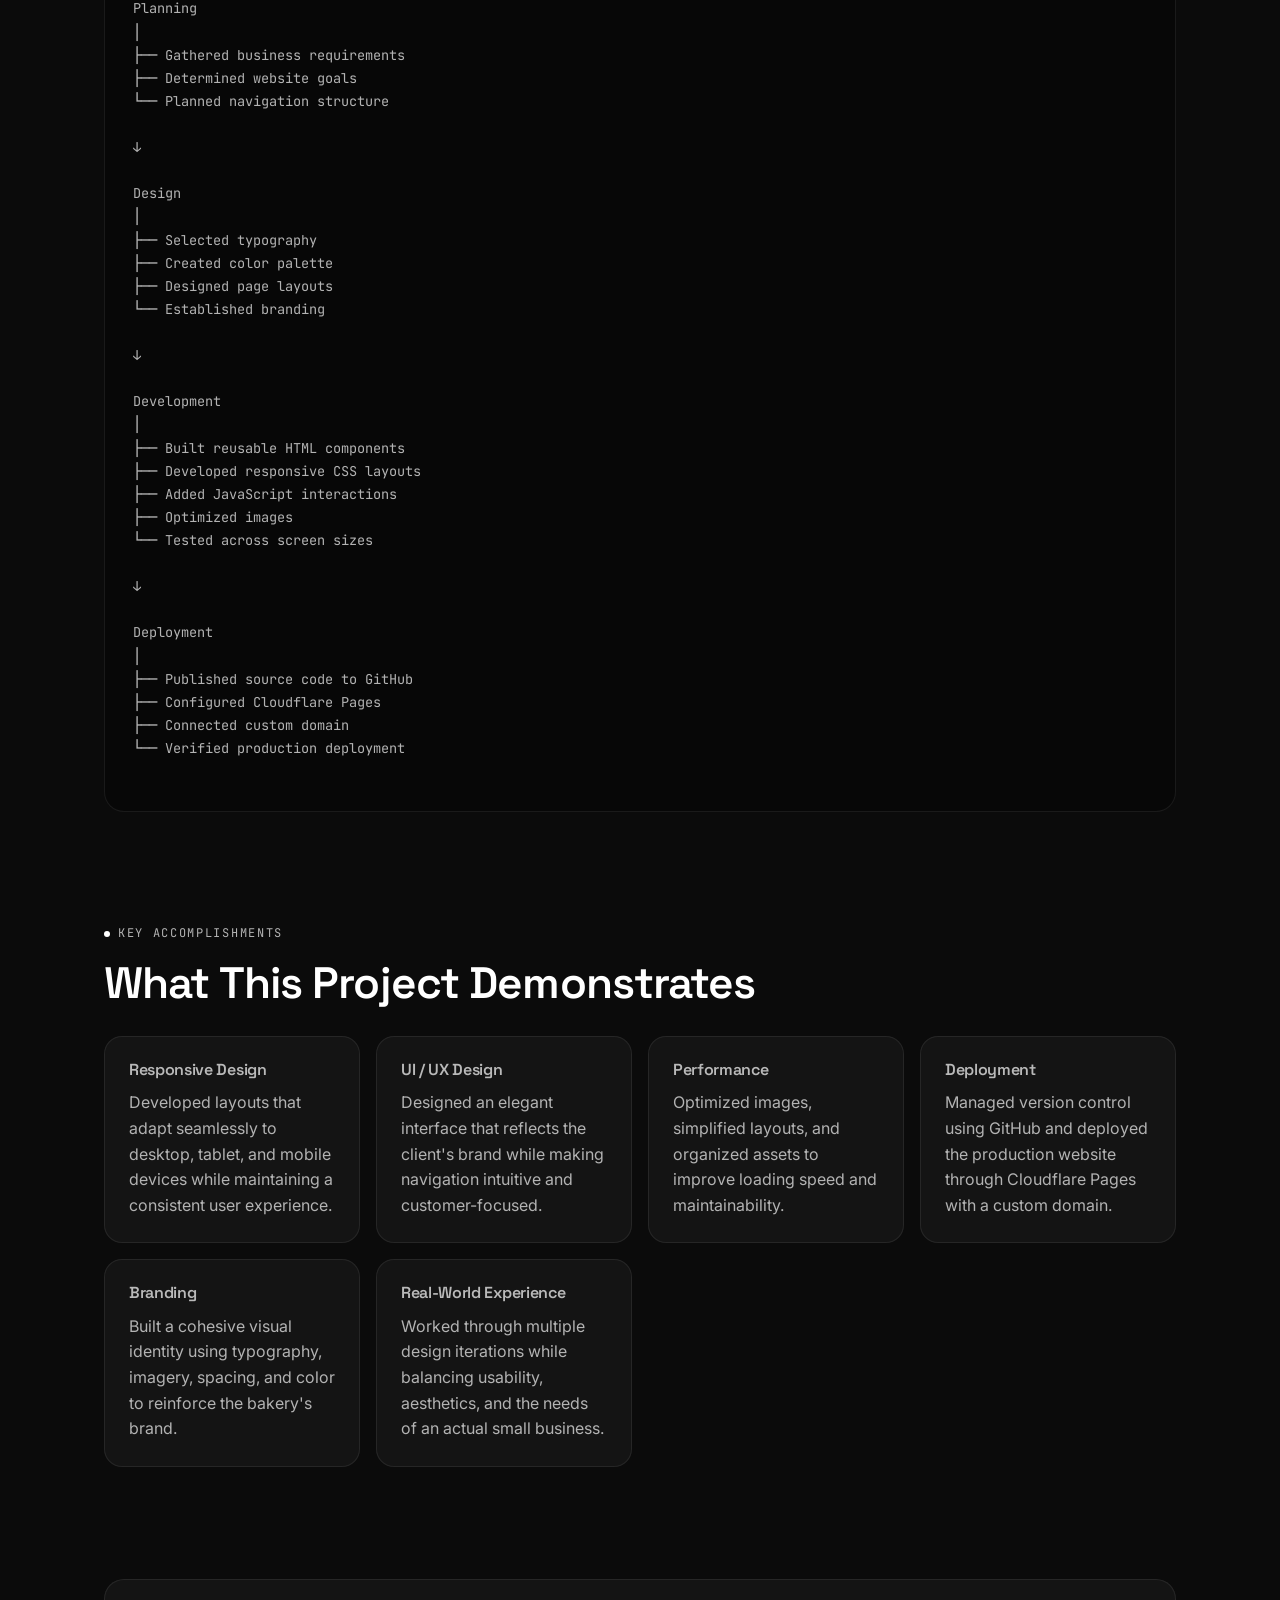
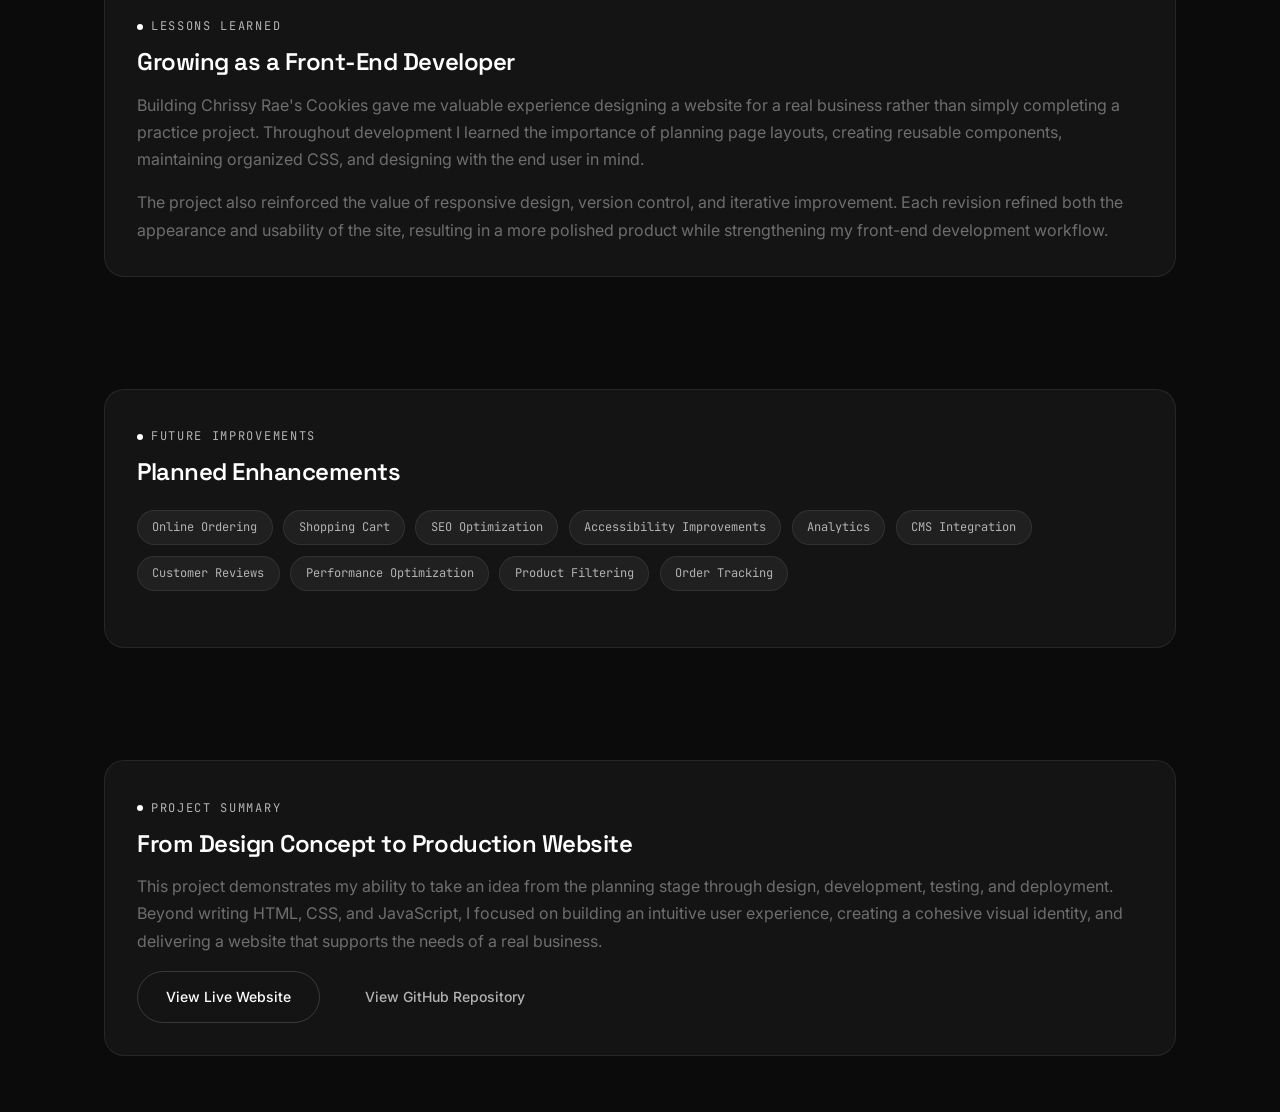
<file: Projects/Chrissy-Raes-Project.html>
<!DOCTYPE html>
<html lang="en">

<head>

<meta charset="UTF-8" />
<meta name="viewport" content="width=device-width, initial-scale=1.0" />

<title>landonw.dev — Chrissy Rae's Cookies Website</title>

<meta
    name="description"
    content="Professional bakery website designed and developed for Chrissy Rae's Cookies using HTML, CSS, JavaScript, GitHub, and Cloudflare Pages."
/>

<!-- Fonts -->

<link rel="preconnect" href="https://fonts.googleapis.com">
<link rel="preconnect" href="https://fonts.gstatic.com" crossorigin>

<link href="https://fonts.googleapis.com/css2?family=Space+Grotesk:wght@500;600;700&family=Inter:wght@400;500;600&family=JetBrains+Mono:wght@400;500&display=swap" rel="stylesheet">

<!-- Styles -->

<link rel="stylesheet" href="../css/style.css">
<link rel="stylesheet" href="../css/home.css">
<link rel="stylesheet" href="../css/animations.css">
<link rel="stylesheet" href="../css/project.css">
<link rel="stylesheet" href="../css/crcookies-project.css">

</head>

<body>

<!-- ================= BACKGROUND ================= -->

<canvas id="grid-canvas"></canvas>
<div class="grid-glow"></div>

<!-- ================= NAVBAR ================= -->

<nav class="navbar">

    <a href="../index.html" class="navbar__brand">
        <span class="navbar__logo">
            landonw.dev
        </span>
    </a>

    <ul class="navbar__links">

        <li>
            <a class="navbar__link" href="../index.html">
                Home
            </a>
        </li>

        <li>
            <a class="navbar__link" href="../index.html#about">
                About
            </a>
        </li>

        <li>
            <a class="navbar__link is-active" href="../index.html#projects">
                Portfolio
            </a>
        </li>

        <li>
            <a class="navbar__link" href="../index.html#contact">
                Contact
            </a>
        </li>

    </ul>

</nav>

<main class="project-page">

<!-- =======================================================
                        HERO
======================================================== -->

<section class="section">

<div class="container">

<div class="project-hero-card reveal">

<div class="project-hero__grid">

<!-- LEFT SIDE -->

<div class="project-hero__content">

<span class="eyebrow">
Web Development Project
</span>

<h1 class="hero__title">

Chrissy Rae's

<span>
Custom Cookie Website
</span>

</h1>

<p class="hero__desc">

Designed and developed a fully responsive website for a custom cookie business to establish a professional online presence. The project focused on modern web design, branding, responsive layouts, and creating an intuitive experience for customers browsing products and placing custom orders.

</p>

<div class="project-card__tags">

<span class="tag">HTML5</span>
<span class="tag">CSS3</span>
<span class="tag">JavaScript</span>
<span class="tag">Responsive Design</span>
<span class="tag">GitHub</span>
<span class="tag">Cloudflare Pages</span>

</div>

<div class="hero__actions">

<a class="btn btn-primary" href="https://www.chrissyraescookies.com">
Live Website
</a>

<a class="btn btn-secondary">
GitHub
</a>

</div>

</div>

<!-- RIGHT SIDE -->

<div class="website-preview-card">

<div class="browser">

<div class="browser-top">

<div class="browser-buttons">
<span></span>
<span></span>
<span></span>
</div>

<div class="browser-address">
chrissyraescookies.com
</div>

</div>

<div class="browser-content">

<div class="website-banner">

<h2>
Chrissy Rae's Cookies
</h2>

<p>
Custom Decorated Sugar Cookies
</p>

</div>

<div class="website-nav">

<span>Home</span>
<span>Gallery</span>
<span>About</span>
<span>Order</span>

</div>

<div class="website-preview-image">

🍪

</div>

<div class="website-sections">

<div class="mini-card">
Hero
</div>

<div class="mini-card">
Gallery
</div>

<div class="mini-card">
Reviews
</div>

<div class="mini-card">
Order
</div>

</div>

</div>

</div>

</div>

</div>

</div>

</div>

</section>

<!-- =======================================================
                    PROJECT OVERVIEW
======================================================== -->

<section class="section">

    <div class="container">

        <div class="section-head reveal">

            <span class="eyebrow">
                Project Overview
            </span>

            <h2 class="section-head__title">
                Building a Professional Business Website
            </h2>

        </div>

        <div class="terminal-card">

<pre>

Chrissy Rae's Cookies is a custom bakery specializing in handcrafted decorated sugar
cookies for birthdays, holidays, weddings, baby showers, and other special occasions.

The objective of this project was to create a polished, responsive website that gives
the business a professional online presence while making it easy for customers to
browse products, learn about the business, and place custom orders.

Throughout development, I focused on creating reusable components, maintaining clean
and organized code, optimizing the user experience across desktop and mobile devices,
and deploying the finished website using GitHub and Cloudflare Pages.

This project strengthened my understanding of front-end development, responsive
design principles, version control, website deployment, branding, and designing
websites for real-world clients.

</pre>

        </div>

    </div>

</section>



<!-- =======================================================
                    WEBSITE OVERVIEW
======================================================== -->

<section class="section">

    <div class="container">

        <div class="section-head">

            <span class="eyebrow">
                Website Overview
            </span>

            <h2 class="section-head__title">
                Project Details
            </h2>

        </div>

        <div class="project-grid">

            <div class="project-info-card">

                <h3>Pages</h3>

                <p>

                    Home
                    <br>
                    Gallery
                    <br>
                    About
                    <br>
                    Order

                </p>

            </div>

            <div class="project-info-card">

                <h3>Business Type</h3>

                <p>

                    Custom Cookie Bakery

                </p>

            </div>

            <div class="project-info-card">

                <h3>Technologies</h3>

                <p>

                    HTML5
                    <br>
                    CSS3
                    <br>
                    JavaScript

                </p>

            </div>

            <div class="project-info-card">

                <h3>Hosting</h3>

                <p>

                    Cloudflare Pages

                </p>

            </div>

            <div class="project-info-card">

                <h3>Version Control</h3>

                <p>

                    Git
                    <br>
                    GitHub

                </p>

            </div>

            <div class="project-info-card">

                <h3>Design Focus</h3>

                <p>

                    Responsive Design
                    <br>
                    Modern UI
                    <br>
                    Accessibility

                </p>

            </div>

            <div class="project-info-card">

                <h3>Target Devices</h3>

                <p>

                    Desktop
                    <br>
                    Tablet
                    <br>
                    Mobile

                </p>

            </div>

            <div class="project-info-card">

                <h3>Deployment Status</h3>

                <p>

                    Live Production Website

                </p>

            </div>

        </div>

    </div>

</section>

<!-- =======================================================
                    WEBSITE PAGES
======================================================== -->

<section class="section">

    <div class="container">

        <div class="section-head">

            <span class="eyebrow">
                Website Pages
            </span>

            <h2 class="section-head__title">
                Core Site Experience
            </h2>

        </div>

        <div class="project-grid">

            <div class="project-info-card">

                <h3>
                    🏠 Home
                </h3>

                <p>

                    Welcomes visitors with a custom hero section,
                    featured cookie collections, business introduction,
                    and clear navigation to encourage exploration.

                </p>

            </div>

            <div class="project-info-card">

                <h3>
                    🖼 Gallery
                </h3>

                <p>

                    Displays decorated cookie collections using
                    responsive image layouts that showcase
                    previous custom orders and seasonal designs.

                </p>

            </div>

            <div class="project-info-card">

                <h3>
                    👩‍🍳 About
                </h3>

                <p>

                    Shares the story behind Chrissy Rae's Cookies,
                    highlighting the business, baking philosophy,
                    and dedication to handcrafted designs.

                </p>

            </div>

            <div class="project-info-card">

                <h3>
                    🛒 Order
                </h3>

                <p>

                    Provides ordering information, pricing,
                    FAQs, and multiple contact methods
                    to simplify the customer experience.

                </p>

            </div>

            <div class="project-info-card">

                <h3>
                    📱 Social Integration
                </h3>

                <p>

                    Connects visitors directly to Facebook
                    and Messenger, making it easy for
                    customers to request custom orders.

                </p>

            </div>

            <div class="project-info-card">

                <h3>
                    📲 Mobile Experience
                </h3>

                <p>

                    Every page was optimized for desktops,
                    tablets, and smartphones to provide a
                    consistent experience across devices.

                </p>

            </div>

        </div>

    </div>

</section>



<!-- =======================================================
                    WEBSITE STRUCTURE
======================================================== -->

<section class="section">

    <div class="container">

        <div class="section-head">

            <span class="eyebrow">
                Project Structure
            </span>

            <h2 class="section-head__title">
                Website Organization
            </h2>

        </div>

        <div class="terminal-card">

<pre>

chrissy-raes-cookies/

│
├── index.html
├── about.html
├── gallery.html
├── order.html
│
├── css/
│   ├── style.css
│   ├── gallery.css
│   └── responsive.css
│
├── js/
│   ├── script.js
│   └── messenger.js
│
├── images/
│   ├── Hero Images
│   ├── Cookie Collections
│   └── Branding Assets
│
└── README.md

</pre>

        </div>

    </div>

</section>



<!-- =======================================================
                    DESIGN SYSTEM
======================================================== -->

<section class="section">

    <div class="container">

        <div class="section-head">

            <span class="eyebrow">
                Design System
            </span>

            <h2 class="section-head__title">
                Branding & User Experience
            </h2>

        </div>

        <div class="project-grid">

            <div class="project-info-card">

                <h3>
                    Typography
                </h3>

                <p>

                    Playfair Display
                    <br>
                    Inter

                </p>

            </div>

            <div class="project-info-card">

                <h3>
                    Color Palette
                </h3>

                <p>

                    Warm Cream
                    <br>
                    Soft Pink
                    <br>
                    White
                    <br>
                    Charcoal

                </p>

            </div>

            <div class="project-info-card">

                <h3>
                    Design Goals
                </h3>

                <p>

                    Elegant
                    <br>
                    Professional
                    <br>
                    Handmade
                    <br>
                    Inviting

                </p>

            </div>

            <div class="project-info-card">

                <h3>
                    User Experience
                </h3>

                <p>

                    Responsive Layouts
                    <br>
                    Simple Navigation
                    <br>
                    Clear Call-To-Actions
                    <br>
                    Fast Loading Pages

                </p>

            </div>

        </div>

    </div>

</section>

<!-- =======================================================
                    TECHNOLOGIES USED
======================================================== -->

<section class="section">

    <div class="container">

        <div class="section-head">

            <span class="eyebrow">
                Technologies Used
            </span>

            <h2 class="section-head__title">
                Development Stack
            </h2>

        </div>

        <div class="services-grid">

            <div>✓ HTML5 Semantic Markup</div>
            <div>✓ CSS3 & Flexbox/Grid</div>
            <div>✓ JavaScript</div>
            <div>✓ Responsive Web Design</div>
            <div>✓ Git Version Control</div>
            <div>✓ GitHub Repository</div>
            <div>✓ Cloudflare Pages</div>
            <div>✓ Google Fonts</div>
            <div>✓ Facebook Messenger Integration</div>
            <div>✓ CSS Animations</div>
            <div>✓ Mobile Optimization</div>
            <div>✓ Custom UI Components</div>

        </div>

    </div>

</section>



<!-- =======================================================
                    DEVELOPMENT WORKFLOW
======================================================== -->

<section class="section">

    <div class="container">

        <div class="section-head">

            <span class="eyebrow">
                Development Process
            </span>

            <h2 class="section-head__title">
                From Concept to Deployment
            </h2>

        </div>

        <div class="terminal-card">

<pre>

Planning
│
├── Gathered business requirements
├── Determined website goals
└── Planned navigation structure

↓

Design
│
├── Selected typography
├── Created color palette
├── Designed page layouts
└── Established branding

↓

Development
│
├── Built reusable HTML components
├── Developed responsive CSS layouts
├── Added JavaScript interactions
├── Optimized images
└── Tested across screen sizes

↓

Deployment
│
├── Published source code to GitHub
├── Configured Cloudflare Pages
├── Connected custom domain
└── Verified production deployment

</pre>

        </div>

    </div>

</section>



<!-- =======================================================
                    PROJECT HIGHLIGHTS
======================================================== -->

<section class="section">

    <div class="container">

        <div class="section-head">

            <span class="eyebrow">
                Key Accomplishments
            </span>

            <h2 class="section-head__title">
                What This Project Demonstrates
            </h2>

        </div>

        <div class="project-grid">

            <div class="project-info-card">

                <h3>
                    Responsive Design
                </h3>

                <p>

                    Developed layouts that adapt seamlessly to
                    desktop, tablet, and mobile devices while
                    maintaining a consistent user experience.

                </p>

            </div>

            <div class="project-info-card">

                <h3>
                    UI / UX Design
                </h3>

                <p>

                    Designed an elegant interface that reflects
                    the client's brand while making navigation
                    intuitive and customer-focused.

                </p>

            </div>

            <div class="project-info-card">

                <h3>
                    Performance
                </h3>

                <p>

                    Optimized images, simplified layouts,
                    and organized assets to improve
                    loading speed and maintainability.

                </p>

            </div>

            <div class="project-info-card">

                <h3>
                    Deployment
                </h3>

                <p>

                    Managed version control using GitHub and
                    deployed the production website through
                    Cloudflare Pages with a custom domain.

                </p>

            </div>

            <div class="project-info-card">

                <h3>
                    Branding
                </h3>

                <p>

                    Built a cohesive visual identity using
                    typography, imagery, spacing, and color
                    to reinforce the bakery's brand.

                </p>

            </div>

            <div class="project-info-card">

                <h3>
                    Real-World Experience
                </h3>

                <p>

                    Worked through multiple design iterations
                    while balancing usability, aesthetics,
                    and the needs of an actual small business.

                </p>

            </div>

        </div>

    </div>

</section>

<!-- =======================================================
                    LESSONS LEARNED
======================================================== -->

<section class="section">

    <div class="container">

        <div class="project-content-card">

            <span class="eyebrow">
                Lessons Learned
            </span>

            <h2>
                Growing as a Front-End Developer
            </h2>

            <p>

                Building Chrissy Rae's Cookies gave me valuable experience
                designing a website for a real business rather than simply
                completing a practice project. Throughout development I learned
                the importance of planning page layouts, creating reusable
                components, maintaining organized CSS, and designing with the
                end user in mind.

            </p>

            <p>

                The project also reinforced the value of responsive design,
                version control, and iterative improvement. Each revision
                refined both the appearance and usability of the site, resulting
                in a more polished product while strengthening my front-end
                development workflow.

            </p>

        </div>

    </div>

</section>



<!-- =======================================================
                    FUTURE IMPROVEMENTS
======================================================== -->

<section class="section">

    <div class="container">

        <div class="project-content-card">

            <span class="eyebrow">
                Future Improvements
            </span>

            <h2>
                Planned Enhancements
            </h2>

            <div class="project-card__tags">

                <span class="tag">Online Ordering</span>
                <span class="tag">Shopping Cart</span>
                <span class="tag">SEO Optimization</span>
                <span class="tag">Accessibility Improvements</span>
                <span class="tag">Analytics</span>
                <span class="tag">CMS Integration</span>
                <span class="tag">Customer Reviews</span>
                <span class="tag">Performance Optimization</span>
                <span class="tag">Product Filtering</span>
                <span class="tag">Order Tracking</span>

            </div>

        </div>

    </div>

</section>



<!-- =======================================================
                    PROJECT SUMMARY
======================================================== -->

<section class="section">

    <div class="container">

        <div class="project-content-card">

            <span class="eyebrow">
                Project Summary
            </span>

            <h2>
                From Design Concept to Production Website
            </h2>

            <p>

                This project demonstrates my ability to take an idea from the
                planning stage through design, development, testing, and
                deployment. Beyond writing HTML, CSS, and JavaScript, I focused
                on building an intuitive user experience, creating a cohesive
                visual identity, and delivering a website that supports the
                needs of a real business.

            </p>

            <div class="hero__actions">

                <a class="btn btn-primary" href="#">
                    View Live Website
                </a>

                <a class="btn btn-secondary" href="#">
                    View GitHub Repository
                </a>

            </div>

        </div>

    </div>

</section>

</main>



<script src="../js/particles.js"></script>
<script src="../js/scroll.js"></script>
<script src="../js/main.js"></script>

</body>

</html>
</file>
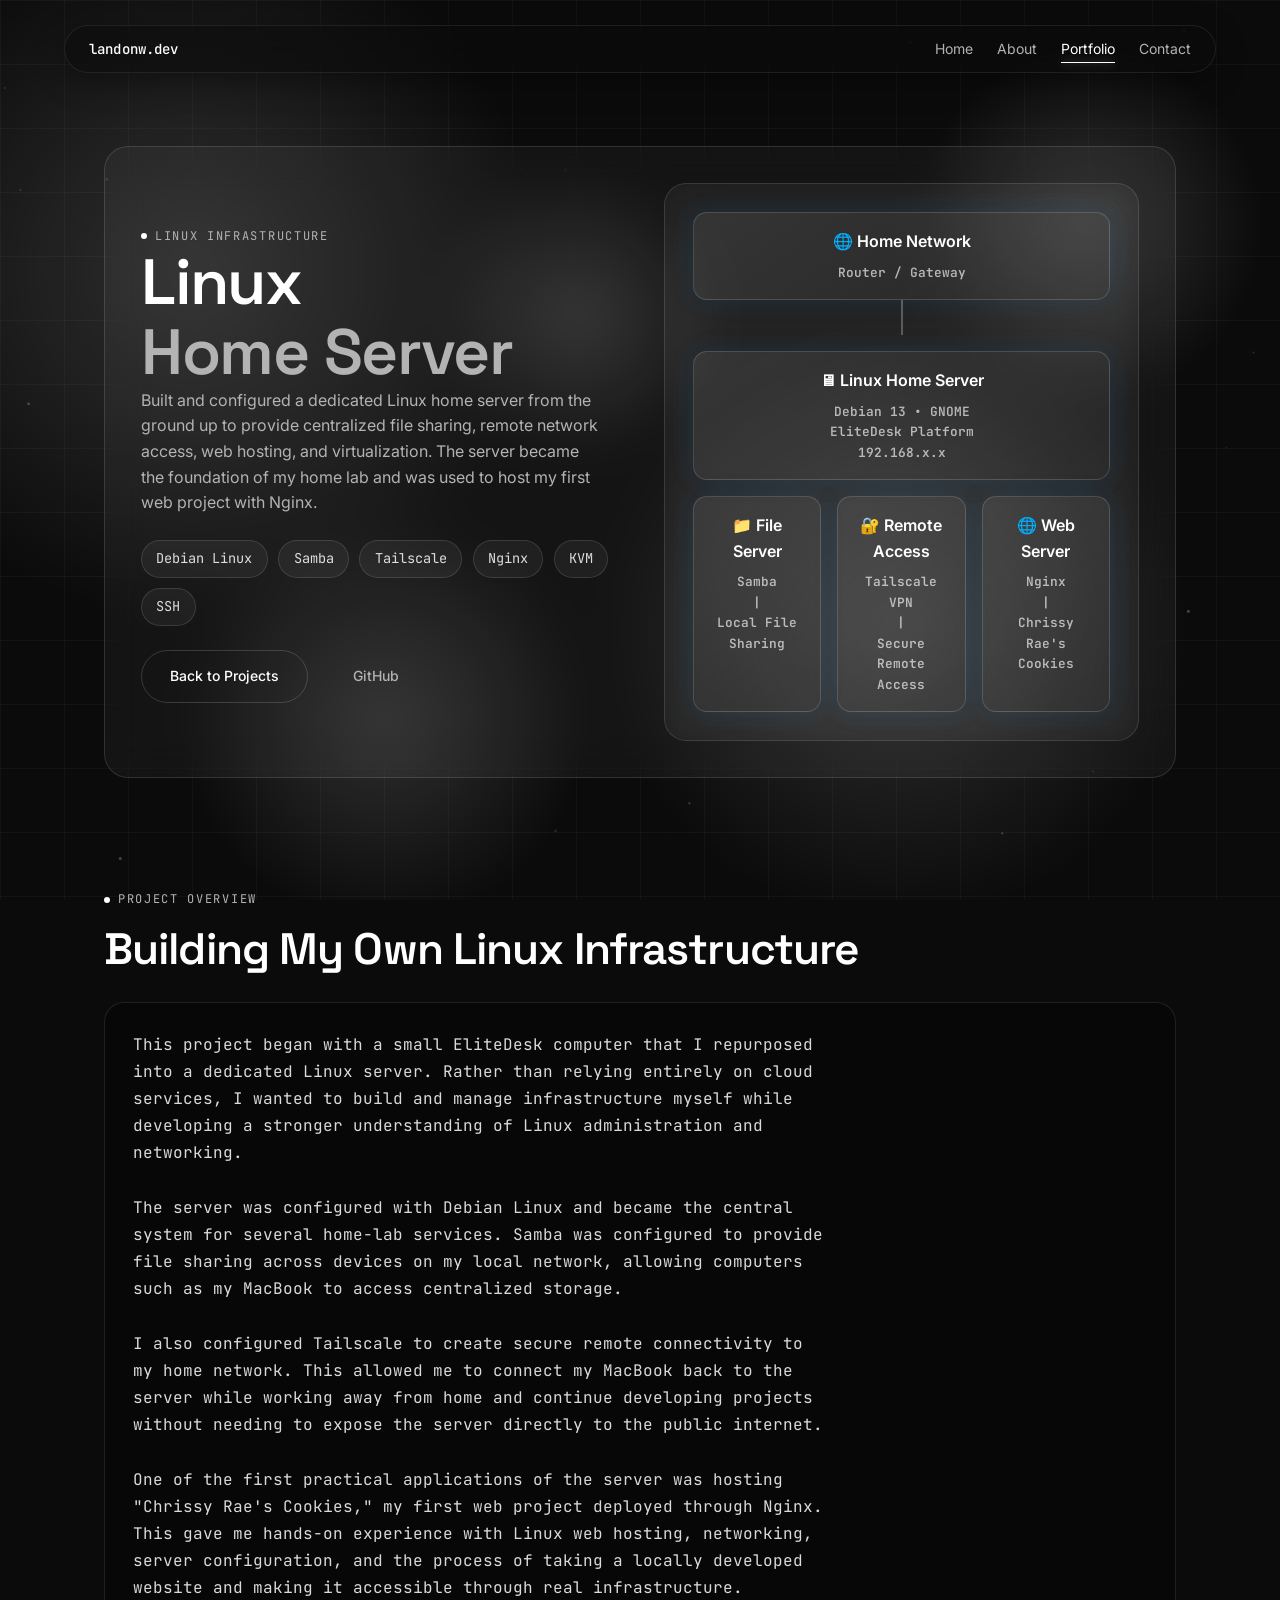
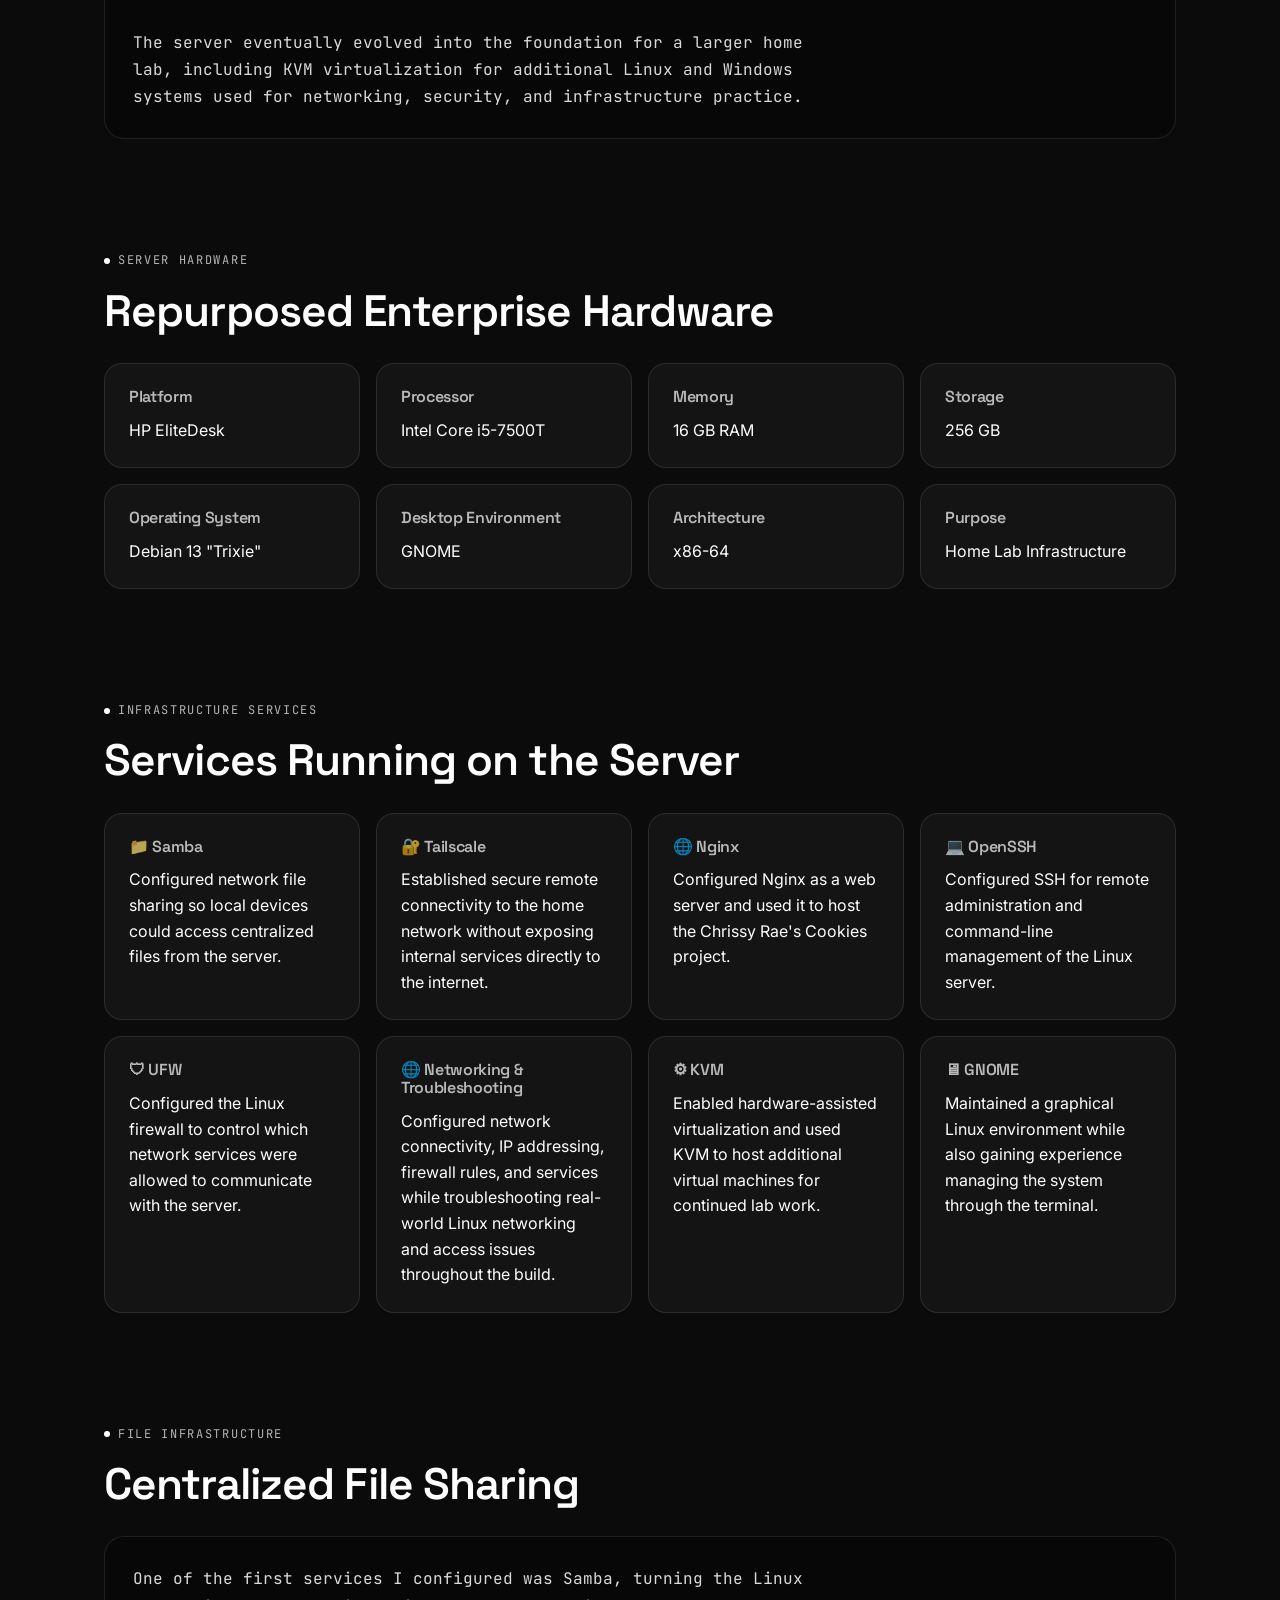
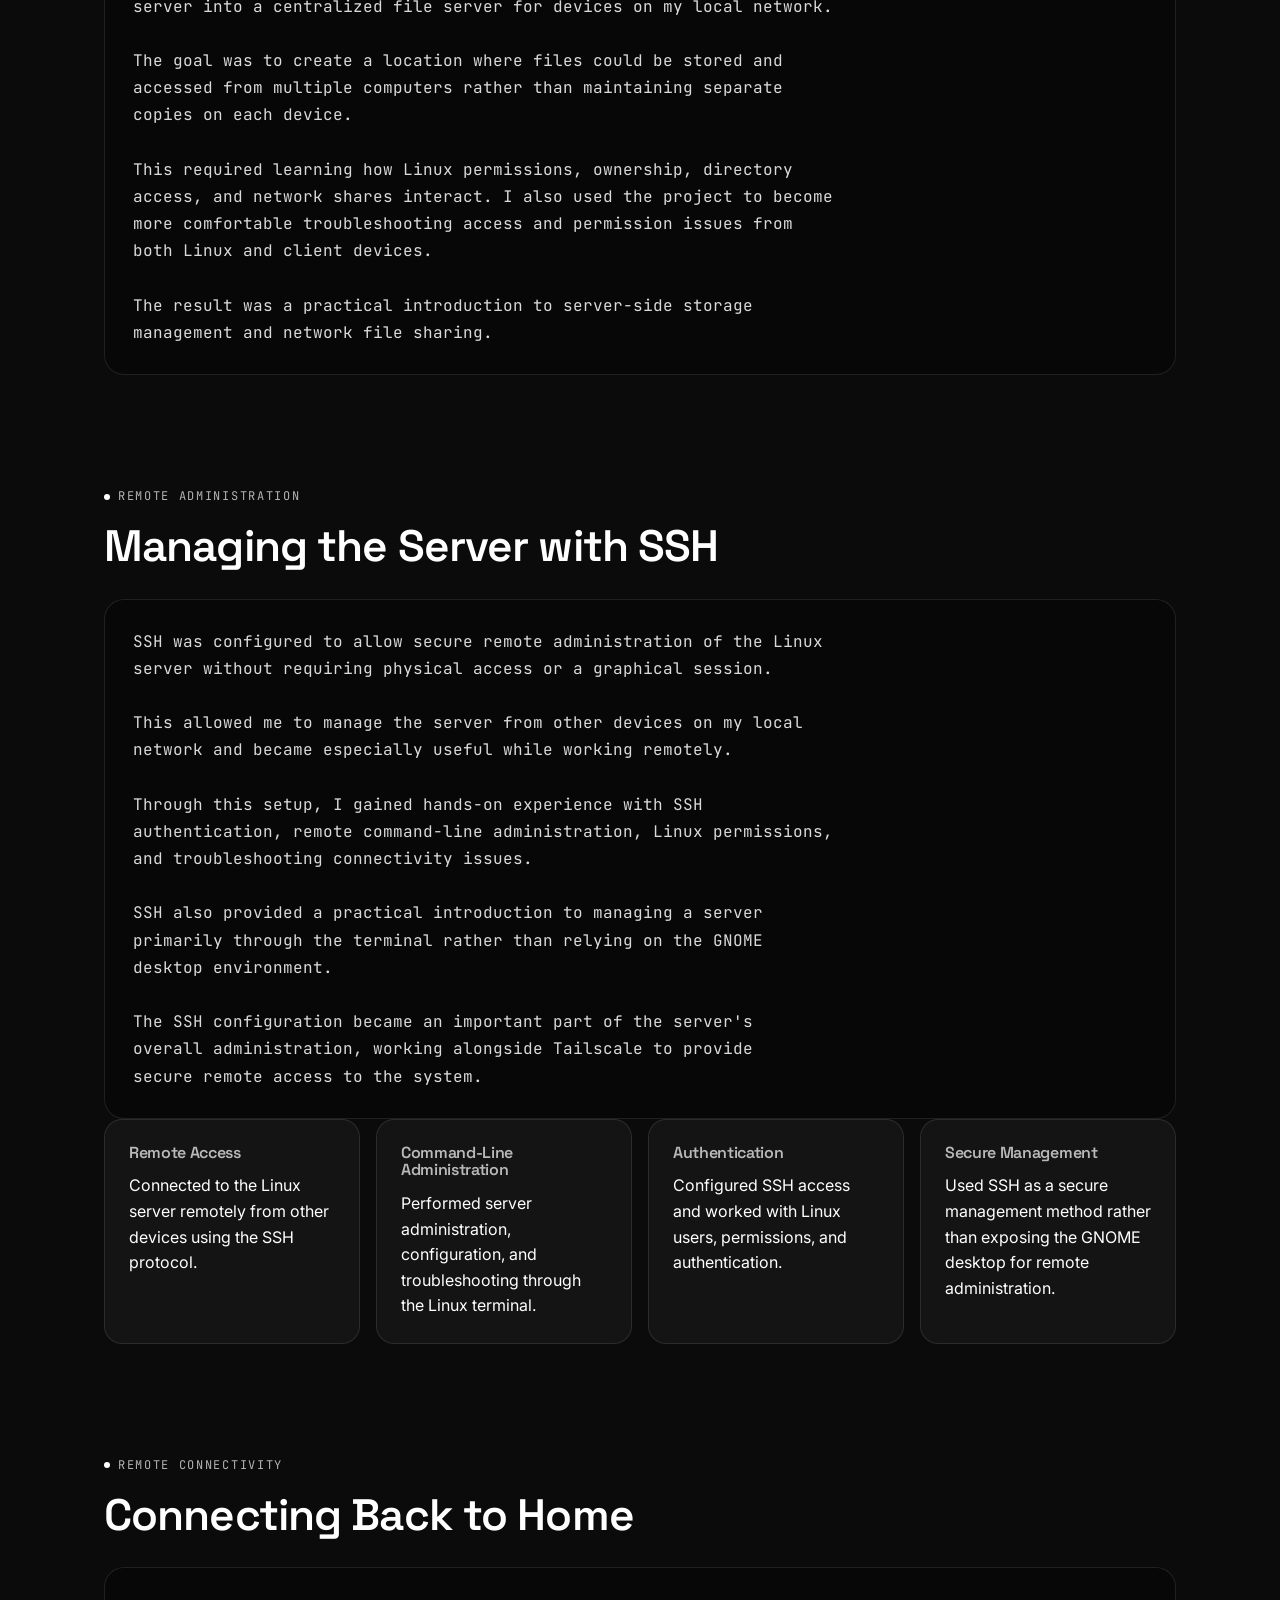
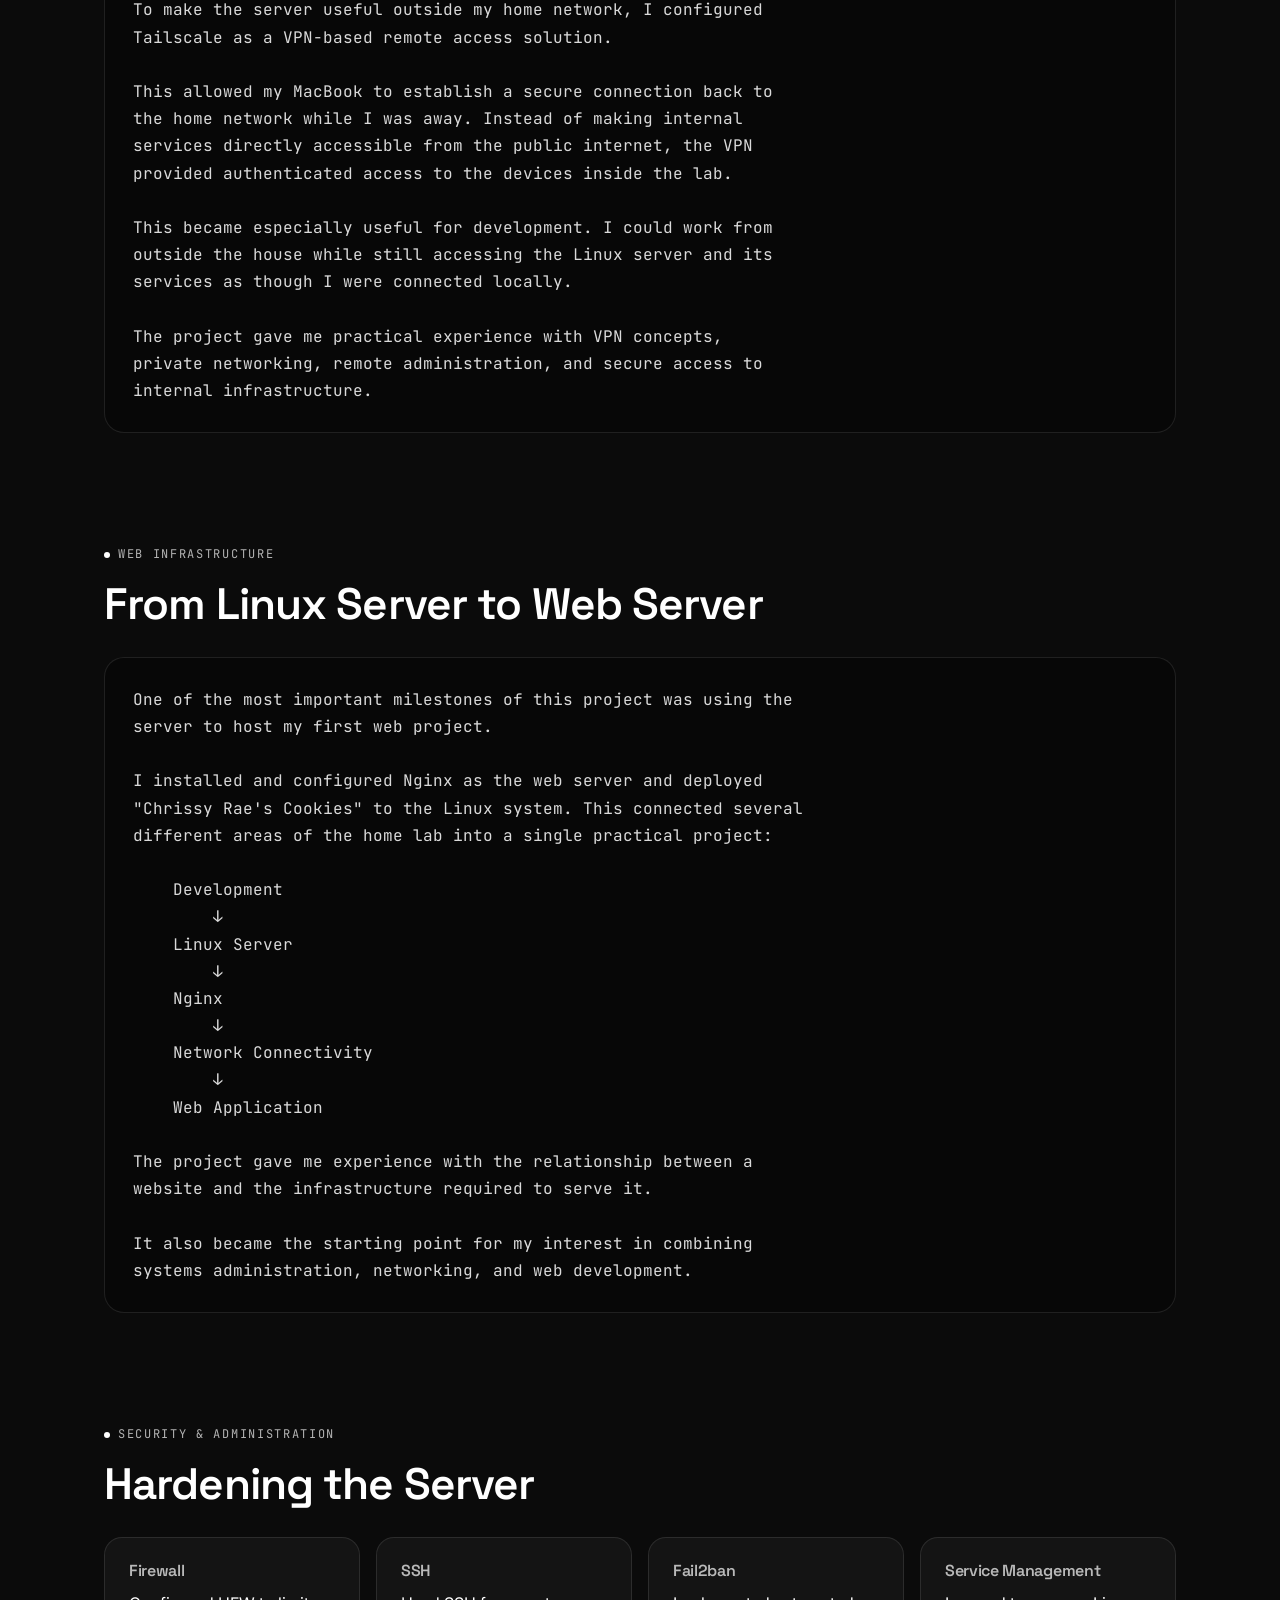
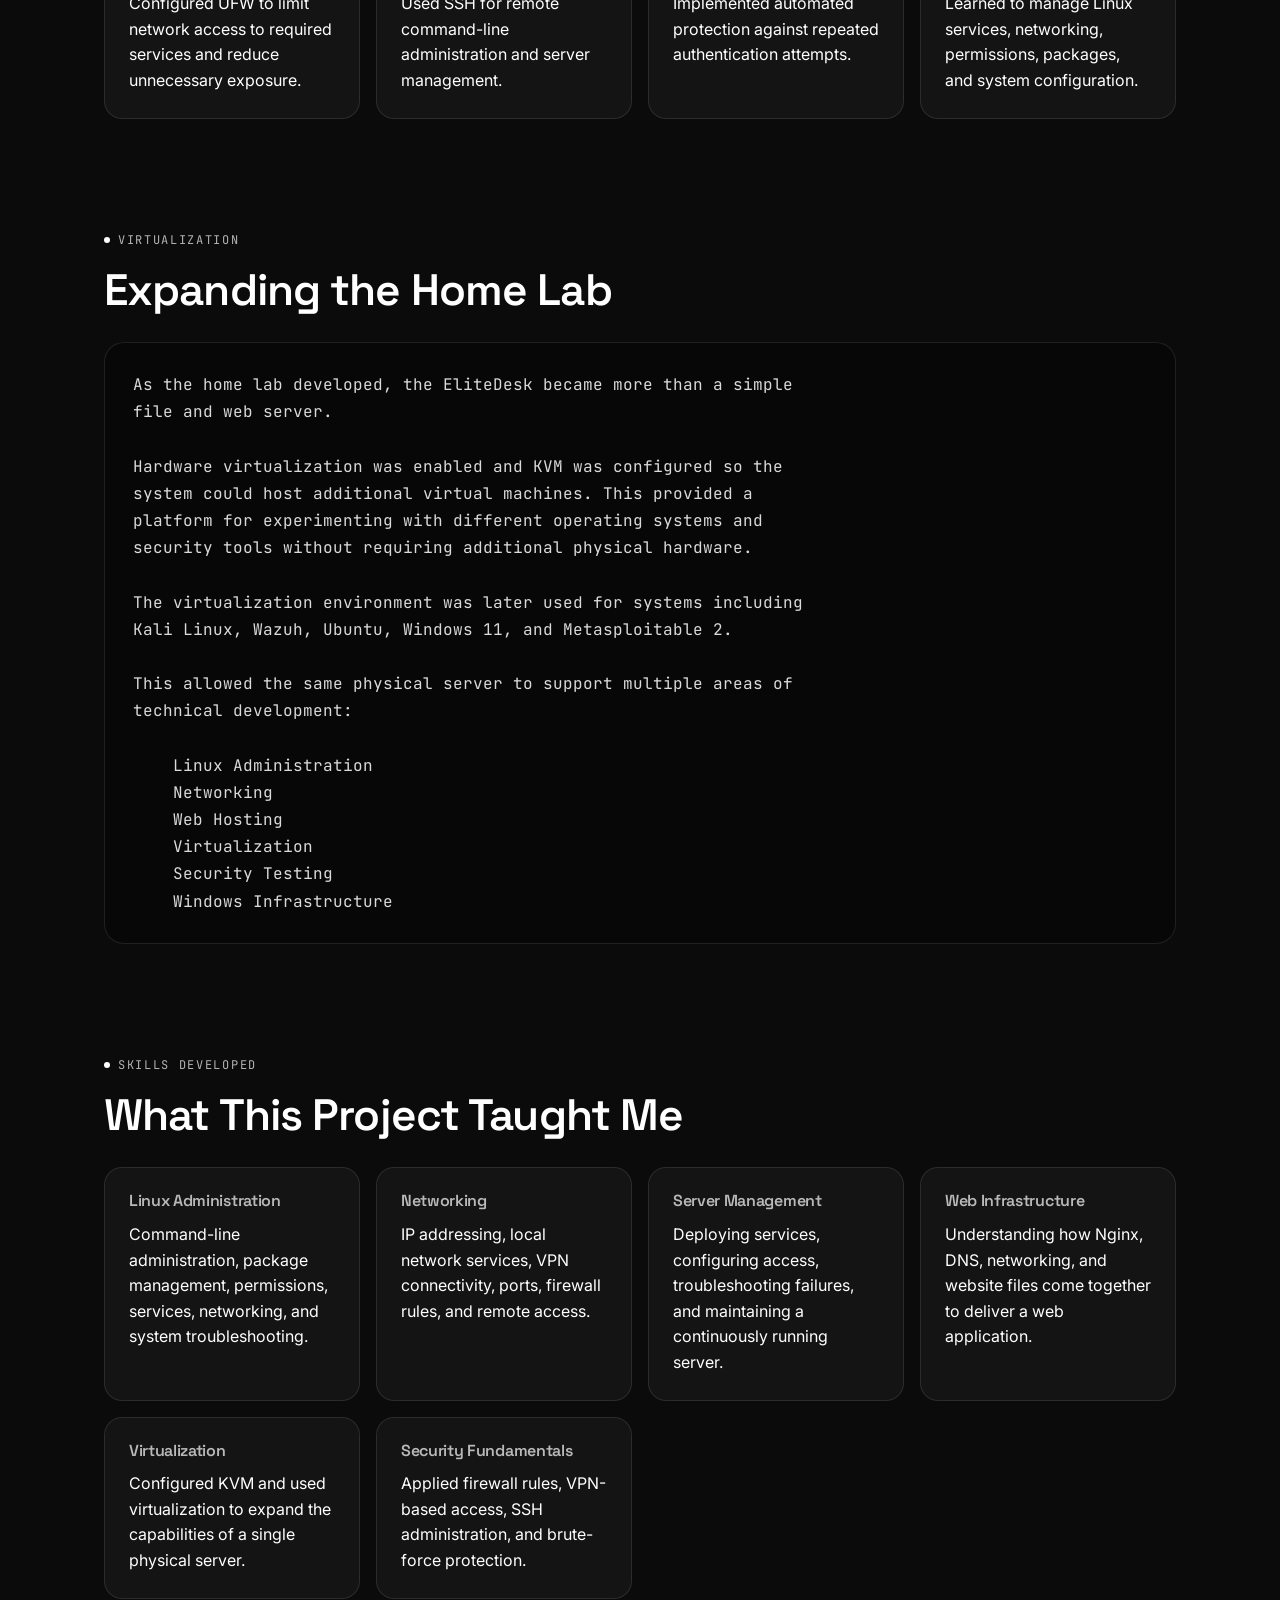
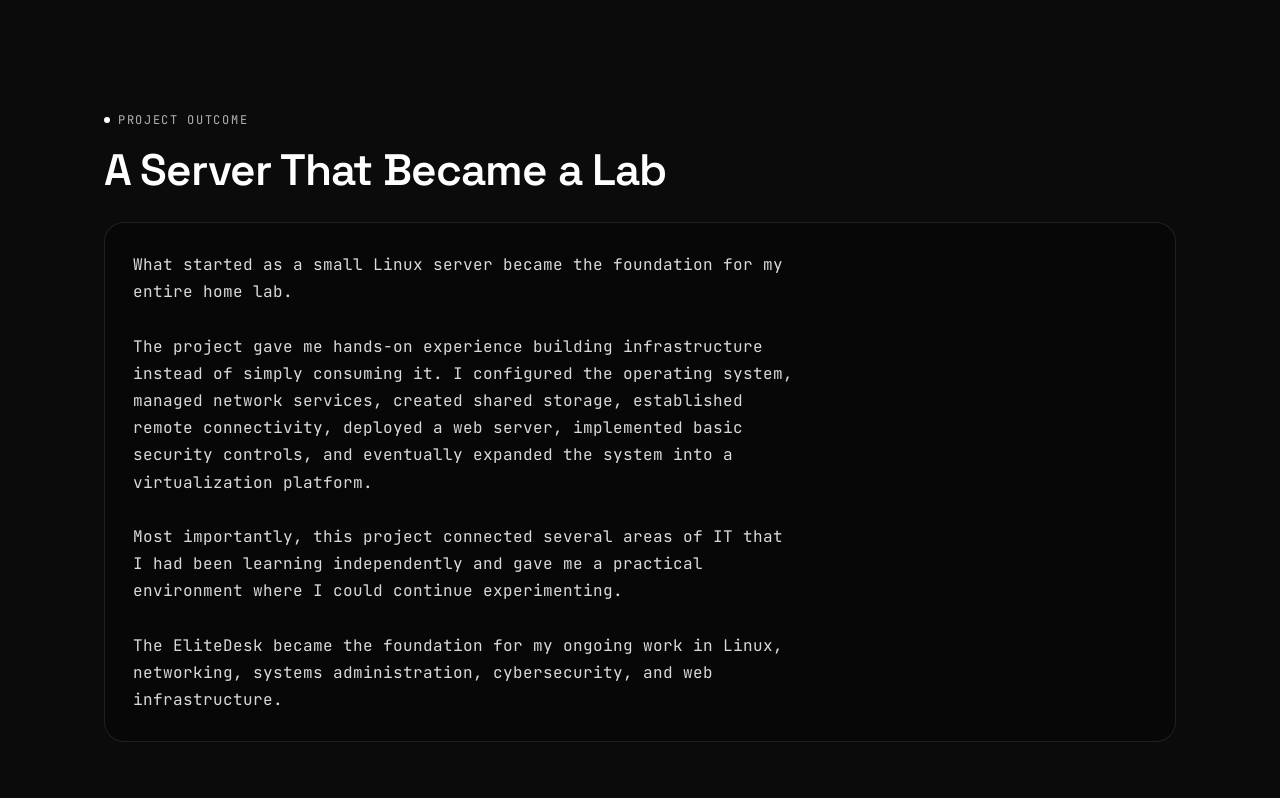
<file: Projects/Home-Server.html>
<!DOCTYPE html>
<html lang="en">

<head>

<meta charset="UTF-8" />
<meta name="viewport" content="width=device-width, initial-scale=1.0" />

<title>landonw.dev — Linux Home Server</title>

<meta
  name="description"
  content="Linux home server built from a repurposed EliteDesk featuring file sharing, remote VPN access, Nginx web hosting, and virtualization."
/>

<!-- Fonts -->
<link rel="preconnect" href="https://fonts.googleapis.com">
<link rel="preconnect" href="https://fonts.gstatic.com" crossorigin>

<link
  href="https://fonts.googleapis.com/css2?family=Space+Grotesk:wght@500;600;700&family=Inter:wght@400;500;600&family=JetBrains+Mono:wght@400;500&display=swap"
  rel="stylesheet"
/>

<!-- Styles -->
<link rel="stylesheet" href="../css/style.css">
<link rel="stylesheet" href="../css/home.css">
<link rel="stylesheet" href="../css/animations.css">
<link rel="stylesheet" href="../css/project.css">

</head>


<body>

<!-- ================= BACKGROUND ================= -->

<canvas id="grid-canvas"></canvas>
<div class="grid-glow"></div>


<!-- ================= NAVBAR ================= -->

<nav class="navbar">

<a href="../index.html" class="navbar__brand">
  <span class="navbar__logo">
    landonw.dev
  </span>
</a>

<ul class="navbar__links">

<li>
  <a class="navbar__link" href="../index.html">
    Home
  </a>
</li>

<li>
  <a class="navbar__link" href="../index.html#about">
    About
  </a>
</li>

<li>
  <a class="navbar__link is-active" href="../index.html#projects">
    Portfolio
  </a>
</li>

<li>
  <a class="navbar__link" href="../index.html#contact">
    Contact
  </a>
</li>

</ul>

</nav>


<main class="project-page">


<!-- ================= HERO ================= -->

<section class="section">

<div class="container">

<div class="project-hero-card reveal">

<div class="project-hero__grid">


<!-- HERO CONTENT -->

<div class="project-hero__content">

<span class="eyebrow">
Linux Infrastructure
</span>

<h1 class="hero__title">

Linux
<span>
Home Server
</span>

</h1>

<p class="hero__desc">

Built and configured a dedicated Linux home server from
the ground up to provide centralized file sharing, remote
network access, web hosting, and virtualization. The
server became the foundation of my home lab and was used
to host my first web project with Nginx.

</p>


<div class="project-card__tags">

<span class="tag">Debian Linux</span>
<span class="tag">Samba</span>
<span class="tag">Tailscale</span>
<span class="tag">Nginx</span>
<span class="tag">KVM</span>
<span class="tag">SSH</span>

</div>


<div class="hero__actions">

<a href="../index.html#projects" class="btn btn-primary">
Back to Projects
</a>

<a href="#" class="btn btn-secondary">
GitHub
</a>

</div>

</div>


<!-- SERVER DIAGRAM -->

<div class="network-diagram-card">


<div class="network-node">

🌐 Home Network

<span>
Router / Gateway
</span>

</div>


<div class="network-line"></div>


<div class="network-node server">

🖥 Linux Home Server

<span>
Debian 13 • GNOME
<br>
EliteDesk Platform
<br>
192.168.x.x
</span>

</div>


<div class="network-branches">


<div class="network-node">

📁 File Server

<span>
Samba
<br>
  |
<br>
Local File Sharing
</span>

</div>


<div class="network-node">

🔐 Remote Access

<span>
Tailscale VPN
<br>
  |
<br>
Secure Remote Access
</span>

</div>


<div class="network-node">

🌐 Web Server

<span>
Nginx
<br>
  |
<br>
Chrissy Rae's Cookies
</span>

</div>


</div>

</div>

</div>

</div>

</div>

</section>



<!-- ================= PROJECT OVERVIEW ================= -->

<section class="section">

<div class="container">

<div class="section-head reveal">

<span class="eyebrow">
Project Overview
</span>

<h2 class="section-head__title">
Building My Own Linux Infrastructure
</h2>

</div>


<div class="terminal-card">

<pre>
This project began with a small EliteDesk computer that I repurposed
into a dedicated Linux server. Rather than relying entirely on cloud
services, I wanted to build and manage infrastructure myself while
developing a stronger understanding of Linux administration and
networking.

The server was configured with Debian Linux and became the central
system for several home-lab services. Samba was configured to provide
file sharing across devices on my local network, allowing computers
such as my MacBook to access centralized storage.

I also configured Tailscale to create secure remote connectivity to
my home network. This allowed me to connect my MacBook back to the
server while working away from home and continue developing projects
without needing to expose the server directly to the public internet.

One of the first practical applications of the server was hosting
"Chrissy Rae's Cookies," my first web project deployed through Nginx.
This gave me hands-on experience with Linux web hosting, networking,
server configuration, and the process of taking a locally developed
website and making it accessible through real infrastructure.

The server eventually evolved into the foundation for a larger home
lab, including KVM virtualization for additional Linux and Windows
systems used for networking, security, and infrastructure practice.
</pre>

</div>

</div>

</section>



<!-- ================= HARDWARE ================= -->

<section class="section">

<div class="container">

<div class="section-head reveal">

<span class="eyebrow">
Server Hardware
</span>

<h2 class="section-head__title">
Repurposed Enterprise Hardware
</h2>

</div>


<div class="project-grid">


<div class="project-info-card">

<h3>Platform</h3>

<p>
HP EliteDesk
</p>

</div>


<div class="project-info-card">

<h3>Processor</h3>

<p>
Intel Core i5-7500T
</p>

</div>


<div class="project-info-card">

<h3>Memory</h3>

<p>
16 GB RAM
</p>

</div>


<div class="project-info-card">

<h3>Storage</h3>

<p>
256 GB
</p>

</div>


<div class="project-info-card">

<h3>Operating System</h3>

<p>
Debian 13 "Trixie"
</p>

</div>


<div class="project-info-card">

<h3>Desktop Environment</h3>

<p>
GNOME
</p>

</div>


<div class="project-info-card">

<h3>Architecture</h3>

<p>
x86-64
</p>

</div>


<div class="project-info-card">

<h3>Purpose</h3>

<p>
Home Lab Infrastructure
</p>

</div>


</div>

</div>

</section>



<!-- ================= SERVICES ================= -->

<section class="section">

<div class="container">

<div class="section-head reveal">

<span class="eyebrow">
Infrastructure Services
</span>

<h2 class="section-head__title">
Services Running on the Server
</h2>

</div>


<div class="project-grid">


<div class="project-info-card">

<h3>📁 Samba</h3>

<p>
Configured network file sharing so local devices could
access centralized files from the server.
</p>

</div>


<div class="project-info-card">

<h3>🔐 Tailscale</h3>

<p>
Established secure remote connectivity to the home network
without exposing internal services directly to the internet.
</p>

</div>


<div class="project-info-card">

<h3>🌐 Nginx</h3>

<p>
Configured Nginx as a web server and used it to host the
Chrissy Rae's Cookies project.
</p>

</div>


<div class="project-info-card">

<h3>💻 OpenSSH</h3>

<p>
Configured SSH for remote administration and command-line
management of the Linux server.
</p>

</div>


<div class="project-info-card">

<h3>🛡 UFW</h3>

<p>
Configured the Linux firewall to control which network
services were allowed to communicate with the server.
</p>

</div>


<div class="project-info-card">

<h3>🌐 Networking & Troubleshooting</h3>

<p>
Configured network connectivity, IP addressing, firewall rules, 
and services while troubleshooting real-world Linux networking 
and access issues throughout the build.
</p>

</div>


<div class="project-info-card">

<h3>⚙ KVM</h3>

<p>
Enabled hardware-assisted virtualization and used KVM to
host additional virtual machines for continued lab work.
</p>

</div>


<div class="project-info-card">

<h3>🖥 GNOME</h3>

<p>
Maintained a graphical Linux environment while also gaining
experience managing the system through the terminal.
</p>

</div>


</div>

</div>

</section>



<!-- ================= FILE SERVER ================= -->

<section class="section">

<div class="container">

<div class="section-head reveal">

<span class="eyebrow">
File Infrastructure
</span>

<h2 class="section-head__title">
Centralized File Sharing
</h2>

</div>


<div class="terminal-card">

<pre>
One of the first services I configured was Samba, turning the Linux
server into a centralized file server for devices on my local network.

The goal was to create a location where files could be stored and
accessed from multiple computers rather than maintaining separate
copies on each device.

This required learning how Linux permissions, ownership, directory
access, and network shares interact. I also used the project to become
more comfortable troubleshooting access and permission issues from
both Linux and client devices.

The result was a practical introduction to server-side storage
management and network file sharing.
</pre>

</div>

</div>

</section>



<!-- ================= SSH ================= -->

<section class="section">

<div class="container">

<div class="section-head reveal">

<span class="eyebrow">
Remote Administration
</span>

<h2 class="section-head__title">
Managing the Server with SSH
</h2>

</div>


<div class="terminal-card">

<pre>
SSH was configured to allow secure remote administration of the Linux
server without requiring physical access or a graphical session.

This allowed me to manage the server from other devices on my local
network and became especially useful while working remotely.

Through this setup, I gained hands-on experience with SSH
authentication, remote command-line administration, Linux permissions,
and troubleshooting connectivity issues.

SSH also provided a practical introduction to managing a server
primarily through the terminal rather than relying on the GNOME
desktop environment.

The SSH configuration became an important part of the server's
overall administration, working alongside Tailscale to provide
secure remote access to the system.
</pre>

</div>


<!-- SSH DETAILS -->

<div class="project-grid">

<div class="project-info-card">

<h3>Remote Access</h3>

<p>
Connected to the Linux server remotely from other devices
using the SSH protocol.
</p>

</div>


<div class="project-info-card">

<h3>Command-Line Administration</h3>

<p>
Performed server administration, configuration, and
troubleshooting through the Linux terminal.
</p>

</div>


<div class="project-info-card">

<h3>Authentication</h3>

<p>
Configured SSH access and worked with Linux users,
permissions, and authentication.
</p>

</div>


<div class="project-info-card">

<h3>Secure Management</h3>

<p>
Used SSH as a secure management method rather than exposing
the GNOME desktop for remote administration.
</p>

</div>

</div>

</div>

</section>



<!-- ================= REMOTE ACCESS ================= -->

<section class="section">

<div class="container">

<div class="section-head reveal">

<span class="eyebrow">
Remote Connectivity
</span>

<h2 class="section-head__title">
Connecting Back to Home
</h2>

</div>


<div class="terminal-card">

<pre>
To make the server useful outside my home network, I configured
Tailscale as a VPN-based remote access solution.

This allowed my MacBook to establish a secure connection back to
the home network while I was away. Instead of making internal
services directly accessible from the public internet, the VPN
provided authenticated access to the devices inside the lab.

This became especially useful for development. I could work from
outside the house while still accessing the Linux server and its
services as though I were connected locally.

The project gave me practical experience with VPN concepts,
private networking, remote administration, and secure access to
internal infrastructure.
</pre>

</div>

</div>

</section>


<!-- ================= WEB HOSTING ================= -->

<section class="section">

<div class="container">

<div class="section-head reveal">

<span class="eyebrow">
Web Infrastructure
</span>

<h2 class="section-head__title">
From Linux Server to Web Server
</h2>

</div>


<div class="terminal-card">

<pre>
One of the most important milestones of this project was using the
server to host my first web project.

I installed and configured Nginx as the web server and deployed
"Chrissy Rae's Cookies" to the Linux system. This connected several
different areas of the home lab into a single practical project:

    Development
        ↓
    Linux Server
        ↓
    Nginx
        ↓
    Network Connectivity
        ↓
    Web Application

The project gave me experience with the relationship between a
website and the infrastructure required to serve it.

It also became the starting point for my interest in combining
systems administration, networking, and web development.
</pre>

</div>

</div>

</section>



<!-- ================= SECURITY ================= -->

<section class="section">

<div class="container">

<div class="section-head reveal">

<span class="eyebrow">
Security & Administration
</span>

<h2 class="section-head__title">
Hardening the Server
</h2>

</div>


<div class="project-grid">


<div class="project-info-card">

<h3>Firewall</h3>

<p>
Configured UFW to limit network access to required services
and reduce unnecessary exposure.
</p>

</div>


<div class="project-info-card">

<h3>SSH</h3>

<p>
Used SSH for remote command-line administration and
server management.
</p>

</div>


<div class="project-info-card">

<h3>Fail2ban</h3>

<p>
Implemented automated protection against repeated
authentication attempts.
</p>

</div>


<div class="project-info-card">

<h3>Service Management</h3>

<p>
Learned to manage Linux services, networking, permissions,
packages, and system configuration.
</p>

</div>


</div>

</div>

</section>



<!-- ================= VIRTUALIZATION ================= -->

<section class="section">

<div class="container">

<div class="section-head reveal">

<span class="eyebrow">
Virtualization
</span>

<h2 class="section-head__title">
Expanding the Home Lab
</h2>

</div>


<div class="terminal-card">

<pre>
As the home lab developed, the EliteDesk became more than a simple
file and web server.

Hardware virtualization was enabled and KVM was configured so the
system could host additional virtual machines. This provided a
platform for experimenting with different operating systems and
security tools without requiring additional physical hardware.

The virtualization environment was later used for systems including
Kali Linux, Wazuh, Ubuntu, Windows 11, and Metasploitable 2.

This allowed the same physical server to support multiple areas of
technical development:

    Linux Administration
    Networking
    Web Hosting
    Virtualization
    Security Testing
    Windows Infrastructure
</pre>

</div>

</div>

</section>



<!-- ================= WHAT I LEARNED ================= -->

<section class="section">

<div class="container">

<div class="section-head reveal">

<span class="eyebrow">
Skills Developed
</span>

<h2 class="section-head__title">
What This Project Taught Me
</h2>

</div>


<div class="project-grid">


<div class="project-info-card">

<h3>Linux Administration</h3>

<p>
Command-line administration, package management, permissions,
services, networking, and system troubleshooting.
</p>

</div>


<div class="project-info-card">

<h3>Networking</h3>

<p>
IP addressing, local network services, VPN connectivity,
ports, firewall rules, and remote access.
</p>

</div>


<div class="project-info-card">

<h3>Server Management</h3>

<p>
Deploying services, configuring access, troubleshooting failures,
and maintaining a continuously running server.
</p>

</div>


<div class="project-info-card">

<h3>Web Infrastructure</h3>

<p>
Understanding how Nginx, DNS, networking, and website files
come together to deliver a web application.
</p>

</div>


<div class="project-info-card">

<h3>Virtualization</h3>

<p>
Configured KVM and used virtualization to expand the capabilities
of a single physical server.
</p>

</div>


<div class="project-info-card">

<h3>Security Fundamentals</h3>

<p>
Applied firewall rules, VPN-based access, SSH administration,
and brute-force protection.
</p>

</div>


</div>

</div>

</section>



<!-- ================= CONCLUSION ================= -->

<section class="section">

<div class="container">

<div class="section-head reveal">

<span class="eyebrow">
Project Outcome
</span>

<h2 class="section-head__title">
A Server That Became a Lab
</h2>

</div>


<div class="terminal-card">

<pre>
What started as a small Linux server became the foundation for my
entire home lab.

The project gave me hands-on experience building infrastructure
instead of simply consuming it. I configured the operating system,
managed network services, created shared storage, established
remote connectivity, deployed a web server, implemented basic
security controls, and eventually expanded the system into a
virtualization platform.

Most importantly, this project connected several areas of IT that
I had been learning independently and gave me a practical
environment where I could continue experimenting.

The EliteDesk became the foundation for my ongoing work in Linux,
networking, systems administration, cybersecurity, and web
infrastructure.
</pre>

</div>

</div>

</section>


</main>


<!-- ================= SCRIPTS ================= -->

<script src="../js/particles.js"></script>
<script src="../js/scroll.js"></script>
<script src="../js/main.js"></script>

</body>

</html>
</file>
<file: css/style.css>
/* ==========================================================================
   STYLE.CSS — Global resets, design tokens, base typography, shared layout,
   navbar, and buttons. Page-specific rules live in home.css.
   Keyframes live in animations.css.
   ========================================================================== */

/* ---------- 1. Design Tokens ---------- */
:root {
  /* Colors */
  --color-bg: #0b0b0b;
  --color-bg-elevated: #111111;
  --color-text-primary: #ffffff;
  --color-text-secondary: #b3b3b3;
  --color-text-muted: #6e6e6e;
  --color-border: rgba(255, 255, 255, 0.08);
  --color-border-strong: rgba(255, 255, 255, 0.16);
  --color-accent: #ffffff;
  --color-glass: rgba(11, 11, 11, 0.55);

  /* Typography */
  --font-heading: "Space Grotesk", "General Sans", sans-serif;
  --font-body: "Inter", sans-serif;
  --font-mono: "JetBrains Mono", "IBM Plex Mono", monospace;

  --fs-xs: 0.75rem;
  --fs-sm: 0.875rem;
  --fs-base: 1rem;
  --fs-lg: 1.125rem;
  --fs-xl: 1.5rem;
  --fs-2xl: 2rem;
  --fs-3xl: 2.75rem;
  --fs-4xl: 4rem;
  --fs-5xl: 5.5rem;

  /* Spacing scale */
  --space-1: 0.25rem;
  --space-2: 0.5rem;
  --space-3: 1rem;
  --space-4: 1.5rem;
  --space-5: 2.5rem;
  --space-6: 4rem;
  --space-7: 6rem;

  /* Radius */
  --radius-sm: 8px;
  --radius-md: 16px;
  --radius-lg: 24px;
  --radius-pill: 999px;

  /* Easing */
  --ease-out: cubic-bezier(0.16, 1, 0.3, 1);
  --ease-in-out: cubic-bezier(0.65, 0, 0.35, 1);

  /* Layout */
  --nav-height: 68px;
  --content-width: 1180px;
}

/* ---------- 2. Reset ---------- */
*,
*::before,
*::after {
  margin: 0;
  padding: 0;
  box-sizing: border-box;
}

html {
  scroll-behavior: smooth;
  font-size: 16px;
}

body {
  background: var(--color-bg);
  color: var(--color-text-primary);
  font-family: var(--font-body);
  font-size: var(--fs-base);
  line-height: 1.6;
  overflow-x: hidden;
  -webkit-font-smoothing: antialiased;
  -moz-osx-font-smoothing: grayscale;
}

img {
  max-width: 100%;
  display: block;
}

a {
  color: inherit;
  text-decoration: none;
}

ul {
  list-style: none;
}

button {
  font-family: inherit;
  cursor: pointer;
  border: none;
  background: none;
  color: inherit;
}

/* Respect reduced motion preference across the whole site */
@media (prefers-reduced-motion: reduce) {
  *,
  *::before,
  *::after {
    animation-duration: 0.001ms !important;
    animation-iteration-count: 1 !important;
    transition-duration: 0.001ms !important;
    scroll-behavior: auto !important;
  }
}

/* ---------- 3. Typography ---------- */
h1,
h2,
h3,
h4 {
  font-family: var(--font-heading);
  font-weight: 600;
  letter-spacing: -0.02em;
  line-height: 1.1;
}

.eyebrow {
  font-family: var(--font-mono);
  font-size: var(--fs-xs);
  letter-spacing: 0.14em;
  text-transform: uppercase;
  color: var(--color-text-secondary);
  display: inline-flex;
  align-items: center;
  gap: var(--space-2);
}

.eyebrow::before {
  content: "";
  width: 6px;
  height: 6px;
  border-radius: 50%;
  background: var(--color-accent);
  display: inline-block;
}

.text-secondary {
  color: var(--color-text-secondary);
}

/* ---------- 4. Layout Helpers ---------- */
.container {
  width: 100%;
  max-width: var(--content-width);
  margin-inline: auto;
  padding-inline: var(--space-5);
}

.section {
  position: relative;
  width: 100%;
  min-height: 100vh;
  display: flex;
  align-items: center;
  padding-block: calc(var(--nav-height) + var(--space-6)) var(--space-6);
  scroll-snap-align: start;
}

/* ---------- 5. Background Grid + Glow (shared canvas layer) ---------- */
#grid-canvas {
  position: fixed;
  inset: 0;
  width: 100%;
  height: 100%;
  z-index: 0;
  pointer-events: none;
}

.grid-glow {
  position: fixed;
  inset: 0;
  z-index: 0;
  pointer-events: none;
  background:
    radial-gradient(600px circle at 15% 30%, rgba(255, 255, 255, 0.15), transparent 60%),
    radial-gradient(350px circle at 30% 80%, rgba(255, 255, 255, 0.15), transparent 60%),
    radial-gradient(250px circle at 45% 35%, rgba(255, 255, 255, 0.15), transparent 60%),
    radial-gradient(300px circle at 85% 25%, rgba(255, 255, 255, 0.15), transparent 60%),
    radial-gradient(500px circle at 70% 70%, rgba(255, 255, 255, 0.15), transparent 60%);
  animation: glowDrift 18s ease-in-out infinite;
}

/* ---------- 6. Navbar ---------- */
.navbar {
  position: fixed;
  top: 25px;
  left: 50%;
  transform: translateX(-50%);
  z-index: 100;
  display: flex;
  align-items: center;
  justify-content: space-between;
  gap: var(--space-6);
  padding: 10px 24px;
  width: min(90vw, 2000px);
  background: var(--color-glass);
  backdrop-filter: blur(18px);
  -webkit-backdrop-filter: blur(18px);
  border: 1px solid var(--color-border);
  border-radius: var(--radius-pill);
  box-shadow: 0 8px 30px rgba(0, 0, 0, 0.35);
  transition: padding 0.4s var(--ease-out), width 0.4s var(--ease-out),
    top 0.4s var(--ease-out), box-shadow 0.4s var(--ease-out);
}

.navbar.is-scrolled {
  top: 25px;
  padding: 10px 24px;
  width: min(88vw, 1000px);
  box-shadow: 0 10px 34px rgba(0, 0, 0, 0.5);
}

.navbar__brand {
    display: flex;
    align-items: center;
    gap: 0.75rem;
    text-decoration: none;
    color: inherit;
}

.navbar__logo-icon {
    width: 50px;
    height: 50px;
    object-fit: contain;
    flex-shrink: 0;
}

.navbar__logo {
    font-family: var(--font-mono);
    font-size: var(--fs-sm);
    font-weight: 500;
    letter-spacing: 0.01em;
    color: var(--color-text-primary);
    white-space: nowrap;
}
   
.navbar__links {
  display: flex;
  align-items: center;
  gap: var(--space-4);
}

.navbar__link {
  position: relative;
  font-size: var(--fs-sm);
  color: var(--color-text-secondary);
  padding-block: 4px;
  transition: color 0.3s var(--ease-out);
}

.navbar__link::after {
  content: "";
  position: absolute;
  left: 0;
  bottom: -2px;
  width: 0%;
  height: 1px;
  background: var(--color-text-primary);
  box-shadow: 0 0 8px rgba(255, 255, 255, 0.5);
  transition: width 0.3s var(--ease-out);
}

.navbar__link:hover,
.navbar__link.is-active {
  color: var(--color-text-primary);
}

.navbar__link:hover::after,
.navbar__link.is-active::after {
  width: 100%;
}

.navbar__toggle {
  display: none;
  flex-direction: column;
  gap: 5px;
}

.navbar__toggle span {
  width: 20px;
  height: 1.5px;
  background: var(--color-text-primary);
  border-radius: 2px;
}

/* ---------- 7. Buttons ---------- */
.btn {
  display: inline-flex;
  align-items: center;
  justify-content: center;
  gap: var(--space-2);
  padding: 14px 28px;
  font-size: var(--fs-sm);
  font-weight: 500;
  border-radius: var(--radius-pill);
  transition: all 0.35s var(--ease-out);
  white-space: nowrap;
}

.btn-primary {
  background: transparent;
  color: var(--color-text-primary);
  border: 1px solid var(--color-border-strong);
}

.btn-primary:hover {
  background: var(--color-text-primary);
  color: var(--color-bg);
  border-color: var(--color-text-primary);
  transform: translateY(-2px);
}

.btn-secondary {
  background: transparent;
  color: var(--color-text-secondary);
  border: 1px solid transparent;
}

.btn-secondary:hover {
  color: var(--color-text-primary);
  border-color: var(--color-border-strong);
  transform: translateY(-2px);
}

/* ---------- 8. Scroll Indicator ---------- */
.scroll-indicator {
  position: absolute;
  bottom: var(--space-5);
  left: 50%;
  transform: translateX(-50%);
  display: flex;
  flex-direction: column;
  align-items: center;
  gap: var(--space-2);
  font-family: var(--font-mono);
  font-size: var(--fs-xs);
  letter-spacing: 0.12em;
  text-transform: uppercase;
  color: var(--color-text-muted);
  animation: floatY 2.4s ease-in-out infinite;
  z-index: 5;
}

/* ---------- 9. Footer (used on sub-pages) ---------- */
.site-footer {
  position: relative;
  z-index: 1;
  border-top: 1px solid var(--color-border);
  padding: var(--space-5);
  text-align: center;
  font-size: var(--fs-sm);
  color: var(--color-text-muted);
}

/* ---------- 10. Responsive ---------- */
@media (max-width: 860px) {
  .navbar {
    width: 92vw;
    padding: 12px 18px;
  }

  .navbar__links {
    position: fixed;
    top: 82px;
    right: 4vw;
    left: 4vw;
    flex-direction: column;
    align-items: stretch;
    background: var(--color-glass);
    backdrop-filter: blur(18px);
    border: 1px solid var(--color-border);
    border-radius: var(--radius-md);
    padding: var(--space-3);
    gap: 0;
    transform-origin: top;
    transform: scaleY(0);
    opacity: 0;
    pointer-events: none;
    transition: transform 0.3s var(--ease-out), opacity 0.3s var(--ease-out);
  }

  .navbar__links.is-open {
    transform: scaleY(1);
    opacity: 1;
    pointer-events: auto;
  }

  .navbar__link {
    padding: 12px 8px;
    border-bottom: 1px solid var(--color-border);
  }

  .navbar__link:last-child {
    border-bottom: none;
  }

  .navbar__toggle {
    display: flex;
  }
}
</file>
<file: css/animations.css>
/* ==========================================================================
   ANIMATIONS.CSS — Keyframes only. Applied via classes in style.css / home.css.
   ========================================================================== */

@keyframes fadeIn {
  from { opacity: 0; }
  to { opacity: 1; }
}

@keyframes fadeUp {
  from {
    opacity: 0;
    transform: translateY(22px);
  }
  to {
    opacity: 1;
    transform: translateY(0);
  }
}

@keyframes fadeLeft {
  from {
    opacity: 0;
    transform: translateX(-24px);
  }
  to {
    opacity: 1;
    transform: translateX(0);
  }
}

@keyframes fadeRight {
  from {
    opacity: 0;
    transform: translateX(24px);
  }
  to {
    opacity: 1;
    transform: translateX(0);
  }
}

@keyframes blink {
  0%, 100% { opacity: 1; }
  50% { opacity: 0; }
}

@keyframes floatY {
  0%, 100% { transform: translate(-50%, 0); }
  50% { transform: translate(-50%, 8px); }
}

@keyframes floatCard {
  0%, 100% { transform: rotate(-4deg) translateY(0); }
  50% { transform: rotate(-4deg) translateY(-14px); }
}

@keyframes spinSlow {
  from { transform: rotate(0deg); }
  to { transform: rotate(360deg); }
}

@keyframes glowDrift {
  0%, 100% { opacity: 0.7; transform: translate(0, 0); }
  50% { opacity: 1; transform: translate(2%, -2%); }
}
</file>
<file: css/home.css>
/* ==========================================================================
   HOME.CSS — Section layout for the single-page portfolio experience
   (splash, hero, about, projects, skills, experience, contact).
   ========================================================================== */

/* ---------- Snap container ---------- */
.snap-container {
  position: relative;
  z-index: 1;
  height: 100vh;
  overflow-y: scroll;
  scroll-snap-type: y mandatory;
}
  /* JS drives the actual section-by-section transitions; native snap is a
     graceful fallback for touch / reduced-motion users. */

.snap-container::-webkit-scrollbar {
  display: none;
}

/* ---------- 1. Splash Screen ---------- */
#splash {
  position: fixed;
  inset: 0;
  z-index: 200;
  display: flex;
  align-items: center;
  flex-direction: column;
  justify-content: center;
  background: var(--color-bg);
  transition: transform 1s var(--ease-in-out), opacity 1s var(--ease-in-out);
}

#splash::after {
  content: "";
  position: absolute;
  inset: 0;
  box-shadow: inset 0 0 220px 60px rgba(0, 0, 0, 0.9);
  pointer-events: none;
}

#splash.splash-exit {
  transform: translateY(-100%);
  opacity: 0.4;
}

.splash__text {
  font-family: var(--font-heading);
  font-size: clamp(1.5rem, 4vw, var(--fs-4xl));
  font-weight: 600;
  letter-spacing: -0.01em;
  opacity: 0;
  margin: 0;
  animation: fadeIn 1.1s var(--ease-out) forwards;
  z-index: 1;
}

.splash__tags {
    display: flex;
    flex-wrap: wrap;
    justify-content: center;
    gap: 1rem;
    margin-bottom: 0.5rem;
}

.splash__tags .tag {
    font-size: 1.2rem;
    font-weight: 600;
}

/* ---------- 2. Hero Section ---------- */
.hero {
  display: grid;
  grid-template-columns: 1fr 1fr;
  align-items: center;
  gap: var(--space-6);
}

.hero__content {
  display: flex;
  flex-direction: column;
  align-items: flex-start;
  gap: var(--space-3);
  margin-left: 200px;
}

.hero__eyebrow {
  opacity: 0;
  animation: fadeUp 0.7s var(--ease-out) forwards;
  animation-delay: 0.1s;
}

.hero__title {
  font-size: clamp(2.5rem, 5vw, var(--fs-5xl));
  opacity: 0;
  animation: fadeUp 0.8s var(--ease-out) forwards;
  animation-delay: 0.25s;
}

.hero__title span {
  display: block;
  color: var(--color-text-secondary);
}

.typing-line {
  font-family: var(--font-mono);
  font-size: var(--fs-lg);
  color: var(--color-text-primary);
  min-height: 1.6em;
  opacity: 0;
  animation: fadeIn 0.4s var(--ease-out) forwards;
  animation-delay: 1.1s;
}

.typing-cursor {
  display: inline-block;
  width: 2px;
  height: 1.1em;
  background: var(--color-text-primary);
  margin-left: 2px;
  vertical-align: -0.15em;
  animation: blink 0.9s step-end infinite;
}

.hero__desc {
  max-width: 46ch;
  color: var(--color-text-secondary);
  opacity: 0;
  animation: fadeUp 0.8s var(--ease-out) forwards;
  animation-delay: 1.4s;
}

.hero__actions {
  display: flex;
  gap: var(--space-3);
  margin-top: var(--space-3);
  opacity: 0;
  animation: fadeUp 0.8s var(--ease-out) forwards;
  animation-delay: 1.6s;
}

/* ---------- 2b. Hero Portrait (floating glass card) ---------- */
.hero__portrait {
  position: relative;
  display: flex;
  align-items: center;
  justify-content: center;
  height: 100%;
  opacity: 0;
  animation: fadeIn 1s var(--ease-out) forwards;
  animation-delay: 0.6s;
  margin-left: 300px;
}

.portrait-backdrop {
  position: absolute;
  width: 340px;
  height: 340px;
  border-radius: 50%;
  background: radial-gradient(circle, rgba(255, 255, 255, 0.06), transparent 70%);
  filter: blur(10px);
}

.portrait-ring {
  position: absolute;
  border: 1px solid var(--color-border);
  border-radius: 50%;
}

.portrait-ring--outer {
  width: 380px;
  height: 380px;
  animation: spinSlow 40s linear infinite;
}

.portrait-ring--inner {
  width: 300px;
  height: 300px;
  animation: spinSlow 30s linear infinite reverse;
}

.portrait-card {
  position: relative;
  width: 450px;
  aspect-ratio: 1 / 1;
  border-radius: var(--radius-lg);
  overflow: hidden;
  border: 1px solid var(--color-border-strong);
  box-shadow: 0 30px 60px rgba(0, 0, 0, 0.55), 0 0 0 1px rgba(255, 255, 255, 0.02);
  transform: rotate(-4deg);
  animation: floatCard 6s ease-in-out infinite;
  background: var(--color-bg-elevated);
}

.portrait-card img {
  width: 100%;
  height: 100%;
  object-fit: cover;
  filter: grayscale(15%) contrast(1.05);
}

.portrait-card::before {
  content: "";
  position: absolute;
  inset: 0;
  border-radius: inherit;
  padding: 1px;
  background: linear-gradient(135deg, rgba(255, 255, 255, 0.25), transparent 40%);
  -webkit-mask: linear-gradient(#fff 0 0) content-box, linear-gradient(#fff 0 0);
  -webkit-mask-composite: xor;
  mask-composite: exclude;
  pointer-events: none;
}

/* ---------- 3. About Section ---------- */
.about {

    display:flex;
    flex-direction:column;
    justify-content:center;

    height:100%;

}


.about__header {

    margin-bottom:2.5rem;

}


.about__heading {

    font-size:var(--fs-3xl);

    line-height:1.15;

    margin-top:.75rem;

}


.about__heading span {

    display:block;

    color:var(--color-text-secondary);

}



.about__main {

    display:grid;

    grid-template-columns:1.3fr .7fr;

    align-items:center;

    gap:4rem;

}



.about__content p {

    color:var(--color-text-secondary);

    max-width:60ch;

    line-height:1.8;

    margin-bottom:1.25rem;

}



/* ---------- Photo ---------- */


.about__photo {

    display:flex;

    justify-content:center;

}



.about-photo-card {

    width:320px;

    aspect-ratio:1;

    overflow:hidden;

    border-radius:var(--radius-lg);

    border:1px solid var(--color-border-strong);

    background:var(--color-bg-elevated);

    box-shadow:

    0 25px 60px rgba(0,0,0,.45);

    transform:rotate(3deg);

    transition:

    transform .4s ease,

    box-shadow .4s ease;

}



.about-photo-card:hover {

    transform:rotate(0deg) translateY(-8px);

    box-shadow:

    0 35px 70px rgba(0,0,0,.55);

}



.about-photo-card img {

    width:100%;

    height:100%;

    object-fit:cover;

}



/* ---------- Facts ---------- */


.about__facts {

    display:grid;

    grid-template-columns:repeat(4,1fr);

    gap:1rem;

    margin-top:2rem;

}



.fact-card {

    padding:1.25rem;

    border-radius:var(--radius-md);

    background:var(--color-bg-elevated);

    border:1px solid var(--color-border);

    transition:

    transform .3s ease,

    border-color .3s ease;

}



.fact-card:hover {

    transform:translateY(-5px);

    border-color:var(--color-border-strong);

}



.fact-card h4 {

    font-family:var(--font-mono);

    font-size:.8rem;

    text-transform:uppercase;

    letter-spacing:.1em;

    color:var(--color-text-muted);

    margin-bottom:.75rem;

}



.fact-card p {

    color:var(--color-text-primary);

    margin:0;

}



/* ---------- Responsive ---------- */


@media(max-width:1000px){


.about__main {

    grid-template-columns:1fr;

}


.about__photo {

    order:-1;

}


.about-photo-card {

    width:260px;

}


.about__facts {

    grid-template-columns:repeat(2,1fr);

}


}


@media(max-width:600px){


.about__facts {

    grid-template-columns:1fr;

}


}

/* ---------- 4. Projects Section ---------- */

.section-head {
  display: flex;
  flex-direction: column;
  gap: var(--space-2);
  margin-bottom: var(--space-5);
}

.section-head__title {
  font-size: var(--fs-3xl);
}

.projects-grid {
  display: grid;
  grid-template-columns: repeat(2, 1fr);
  gap: var(--space-4);
  width: 100%;
}

.project-card {
  position: relative;
  border: 1px solid var(--color-border);
  border-radius: var(--radius-md);
  padding: var(--space-4);
  background: var(--color-bg-elevated);
  transition:
    transform 0.4s var(--ease-out),
    border-color 0.4s var(--ease-out),
    box-shadow 0.4s var(--ease-out);
}

.project-card:hover {
  transform: translateY(-6px);
  border-color: var(--color-border-strong);
  box-shadow: 0 24px 48px rgba(0, 0, 0, 0.4);
}

.project-card__index {
  font-family: var(--font-mono);
  font-size: var(--fs-xs);
  color: var(--color-text-muted);
}

.project-card__title {
  font-size: var(--fs-xl);
  margin: var(--space-2) 0;
}

.project-card__desc {
  color: var(--color-text-secondary);
  font-size: var(--fs-sm);
  margin-bottom: var(--space-3);
}

.project-card__tags {
  display: flex;
  flex-wrap: wrap;
  gap: var(--space-2);
}

.tag {
  font-family: var(--font-mono);
  font-size: 0.7rem;
  padding: 4px 10px;
  border-radius: var(--radius-pill);
  border: 1px solid var(--color-border);
  color: var(--color-text-secondary);
}

.portfolio-tabs {
  display: flex;
  gap: 1rem;
  margin-top: 0;
  margin-bottom: 2rem;
}

.tab {
  background: transparent;
  border: none;
  color: var(--color-text-secondary);
  cursor: pointer;
  font-size: var(--fs-md);
  padding-bottom: 0.5rem;
  transition: 0.3s;
}

.tab.active {
  color: white;
  border-bottom: 2px solid white;
}

.portfolio-wrapper {
  width: 100%;
  overflow: hidden;
}

.portfolio-slider {
  display: flex;
  align-items: flex-start;
  width: 100%;
  transition: transform 0.5s var(--ease-out);
}

.portfolio-panel {
  flex: 0 0 100%;
  width: 100%;
  align-self: flex-start;
  overflow: hidden;
}

.project-explore {
  display: inline-flex;
  align-items: center;
  gap: 0.4rem;
  margin-top: 0;
  margin-left: 22rem;
  color: var(--color-accent);
  font-size: 14px;
  font-weight: 600;
  text-decoration: none;
  transition: all 0.25s ease;
}

.project-explore span {
  transition: transform 0.25s ease;
}

.project-explore:hover {
  color: white;
}

.project-explore:hover span {
  transform: translateX(4px);
}


/* ---------- 5. Skills Section ---------- */

.skills-grid {
  display: grid;
  grid-template-columns: repeat(3, 1fr);
  gap: var(--space-3);
  width: 100%;
  height: 75%;
}

.skill-card {
  border: 1px solid var(--color-border);
  border-radius: var(--radius-md);
  padding: var(--space-4) var(--space-3);
  text-align: left;
  background: var(--color-bg-elevated);
  transition:
    border-color 0.35s var(--ease-out),
    transform 0.35s var(--ease-out);
}

.skill-card:hover {
  border-color: var(--color-border-strong);
  transform: translateY(-4px);
}

.skill-card__title {
  font-family: var(--font-mono);
  font-size: 20px;
  margin-bottom: var(--space-2);
}

.skill-card__list {
  color: var(--color-text-secondary);
  font-size: 18px;
  display: flex;
  flex-direction: column;
  gap: 4px;
}


/* ---------- 6. Experience Section ---------- */

.timeline {
  position: relative;
  padding-left: var(--space-5);
  border-left: 1px solid var(--color-border);
  display: flex;
  flex-direction: column;
  gap: var(--space-5);
  width: 100%;
  max-width: 760px;
  margin-left: 25px;
}

.timeline-item {
  position: relative;
}

.timeline-item::before {
  content: "";
  position: absolute;
  left: calc(var(--space-5) * -1 - 5px);
  top: 4px;
  width: 10px;
  height: 10px;
  border-radius: 50%;
  background: var(--color-bg);
  border: 1px solid var(--color-text-primary);
}

.timeline-item__meta {
  font-family: var(--font-mono);
  font-size: var(--fs-xs);
  color: var(--color-text-muted);
  text-transform: uppercase;
  letter-spacing: 0.08em;
  margin-bottom: var(--space-1);
}

.timeline-item__title {
  font-size: var(--fs-xl);
  margin-bottom: var(--space-1);
}

.timeline-item__desc {
  color: var(--color-text-secondary);
  max-width: 60ch;
}

/* ---------- 7. Contact Section ---------- */

.contact-section {
  min-height: 100vh;
  display: flex;
  align-items: center;
  padding: 6rem 2rem;
}


.contact-container {
  width: min(1100px, 100%);
  margin: 0 auto;
}


/* ---------- Header ---------- */

.contact-header {
  max-width: 700px;
  margin: 0 auto 3rem;
  text-align: center;
}

.contact-header h2 {
  margin-bottom: 1rem;
}

.contact-header p {
  color: var(--color-text-muted);
  line-height: 1.7;
}



/* ---------- Contact Cards ---------- */

.contact-content h3,
.contact-form-container h3 {
  margin-bottom: 1.5rem;
}


.contact-grid {
  display: grid;
  grid-template-columns: repeat(2, 1fr);
  gap: 1.5rem;
  margin-bottom: 4rem;
}


.contact-card {
  display: flex;
  align-items: center;
  gap: 1rem;

  padding: 1.5rem;

  background: var(--color-bg-elevated);
  border: 1px solid var(--color-border);
  border-radius: 1rem;

  transition: transform .25s ease, border-color .25s ease;
}


.contact-card:hover {
  transform: translateY(-5px);
  border-color: var(--color-accent);
}


.contact-card h4 {
  margin-bottom: .35rem;
}


.contact-card p,
.contact-card a {
  color: var(--color-text-muted);
  font-size: .95rem;
}


.contact-card a {
  text-decoration: none;
  transition: color .2s ease;
}


.contact-card a:hover {
  color: var(--color-accent);
}



/* ---------- Icons ---------- */

.contact-icon {
  width: 45px;
  height: 45px;

  display: flex;
  align-items: center;
  justify-content: center;

  border-radius: 50%;

  background: rgba(255,255,255,.05);

  font-size: 1.2rem;
}


.status-icon span {
  width: 12px;
  height: 12px;

  border-radius: 50%;
  background: #4ade80;

}



/* ---------- Contact Form ---------- */

/* ==========================================================
   CONTACT SECTION — RESTORED SPACING
   ========================================================== */

.contact {
  align-items: center;
}


.contact-container {
  width: min(1100px, 100%);
  margin: 0 auto;
}


/* ---------- Header ---------- */

.contact-header {
  max-width: 700px;
  margin: 0 auto 3rem;
  text-align: center;
}


.contact-header h2 {
  margin-bottom: 1rem;
}


.contact-header p {
  font-size: 1rem;
  line-height: 1.7;
}



/* ---------- Contact Cards ---------- */

.contact-content h3 {
  margin-bottom: 1.5rem;
}


.contact-grid {
  display: grid;
  grid-template-columns: repeat(2, 1fr);
  gap: 1.5rem;
  margin-bottom: 3rem;
}


.contact-card {
  display: flex;
  align-items: center;
  gap: 1rem;

  padding: 1.5rem;

  border-radius: 1rem;
}


.contact-icon {
  width: 45px;
  height: 45px;
}



/* ---------- Message Button ---------- */

.contact-action {
  display: flex;
  justify-content: center;
  margin-top: 1rem;
}



/* ---------- Footer ---------- */

.contact-footer {
  margin-top: 3rem;
  text-align: center;
}


.contact-footer p {
  line-height: 1.6;
}



/* ---------- Tablet ---------- */
@media (max-width: 1000px) {
.hero {
grid-template-columns: 1fr;
gap: var(--space-5);
}

.hero__content {
margin-left: 0;
}

.hero__portrait {
order: -1;
height: 320px;
margin-left: 0;
}

.about__grid {
grid-template-columns: 1fr;
}

.projects-grid {
grid-template-columns: 1fr;
}

.skills-grid {
grid-template-columns: repeat(2, 1fr);
}
}

/* ---------- Mobile ---------- */
@media (max-width: 768px) {
  html,
  body {
    overflow-x: hidden;
  }

  .contact-grid {
    grid-template-columns: 1fr;
  }

  /* ---------- Homepage ---------- */

  .hero {
    display: flex;
    flex-direction: column;
    align-items: center;
    justify-content: center;
    gap: var(--space-4);
    width: 100%;
    min-width: 0;
  }

  .hero__grid {
    display: flex !important;
    flex-direction: column;
    align-items: center;
    justify-content: center;
    gap: var(--space-4);
    width: 100%;
    min-width: 0;
  }

  .hero__content {
    width: 100%;
    max-width: 100%;
    min-width: 0;
    margin-left: 0;
    align-items: center;
    text-align: center;
    order: 2;
  }

  .hero__portrait {
    order: 1;
    display: flex;
    justify-content: center;
    align-items: center;
    width: 100%;
    max-width: 100%;
    min-width: 0;
    height: 280px;
    margin-left: 0;
  }

  .portrait-card {
    width: min(220px, 65vw);
    max-width: 100%;
  }

  .portrait-ring--outer {
    width: min(280px, 80vw);
    height: min(280px, 80vw);
  }

  .portrait-ring--inner {
    width: min(220px, 65vw);
    height: min(220px, 65vw);
  }


  /* ---------- Portfolio ---------- */

  .projects-grid {
    grid-template-columns: minmax(0, 1fr);
    gap: var(--space-4);
    width: 100%;
    min-width: 0;
  }

  .portfolio-wrapper {
    width: 100%;
    max-width: 100%;
    overflow: hidden;
  }

  .portfolio-slider {
    width: 100%;
  }

  .portfolio-panel {
    max-width: 100%;
    min-width: 0;
  }

  .portfolio-panel > * {
    max-width: 100%;
    min-width: 0;
  }

  .project-card {
    max-width: 100%;
    min-width: 0;
  }

  .project-explore {
    margin-left: 0;
  }


  /* ---------- Skills ---------- */

  .skills-grid {
    grid-template-columns: repeat(2, 1fr);
    gap: var(--space-3);
  }


  /* ---------- Experience ---------- */

  .timeline {
    width: 100%;
    max-width: 100%;
    margin-left: 0;
    min-width: 0;
  }

  .timeline-item {
    max-width: 100%;
    min-width: 0;
  }


  /* ---------- Mobile Section Scrolling ---------- */

  .snap-container {
    height: auto;
    min-height: 100vh;
    overflow-y: visible;
    scroll-snap-type: none;
  }

  .section {
    min-height: 100vh;
    height: auto;
    scroll-snap-align: none;
  }
}


/* ---------- Small Phones ---------- */

@media (max-width: 600px) {
  .section {
    padding-block: calc(var(--nav-height) + var(--space-4)) var(--space-4);
  }

  .about__facts {
    grid-template-columns: 1fr;
  }

  .skills-grid {
    grid-template-columns: 1fr;
    gap: var(--space-3);
  }

  .hero,
  .hero__content,
  .hero__portrait,
  .portfolio-wrapper,
  .portfolio-panel {
    min-width: 0;
    max-width: 100%;
  }
}
</file>
<file: css/message.css>
/* ==========================================================
   CONTACT.CSS — Dedicated Message Page
   Matches landonw.dev portfolio styling
   ========================================================== */


/* ---------- Page Layout ---------- */

.contact-page {
  min-height: 100vh;
  display: flex;
  align-items: center;
  justify-content: center;

  padding: calc(var(--nav-height) + 4rem) 2rem 4rem;

  position: relative;
  z-index: 1;
}


/* ---------- Main Contact Card ---------- */

.contact-card {
  width: min(1500px, calc(100vw - 4rem));

  background: rgba(255, 255, 255, 0.035);

  border: 1px solid rgba(255, 255, 255, 0.1);

  border-radius: 1.5rem;

  padding: 3rem;

  backdrop-filter: blur(12px);

  box-shadow:
    0 20px 60px rgba(0,0,0,.35);

}


/* ---------- Header ---------- */

.contact-header {
  text-align: center;

  max-width: 650px;

  margin: 0 auto 2.5rem;
}


.contact-header .eyebrow {
  display: inline-block;

  margin-bottom: 1rem;
}


.contact-header h1 {

  font-size: clamp(2rem, 4vw, 3rem);

  margin-bottom: 1rem;

}


.contact-header p {

  color: var(--color-text-muted);

  line-height: 1.7;

}



/* ---------- Form ---------- */

.contact-form {

  display: flex;

  flex-direction: column;

  gap: 1.25rem;

}



.form-row {

  display: grid;

  grid-template-columns: repeat(2, 1fr);

  gap: 1.25rem;

}



.form-group {

  display: flex;

  flex-direction: column;

  gap: .5rem;

}



.form-group label {

  font-size: .85rem;

  color: var(--color-text-primary);

}



.form-group input,
.form-group textarea {


  width: 100%;


  padding: .9rem 1rem;


  background: rgba(255,255,255,.04);


  border: 1px solid rgba(255,255,255,.12);


  border-radius: .75rem;


  color: var(--color-text-primary);


  font-family: var(--font-body);


  font-size: .95rem;


  transition:
    border-color .2s ease,
    background .2s ease;

}



.form-group input::placeholder,
.form-group textarea::placeholder {

  color: var(--color-text-muted);

}



.form-group input:focus,
.form-group textarea:focus {

  outline: none;

  border-color: var(--color-accent);

  background: rgba(255,255,255,.06);

}



.form-group textarea {

  resize: vertical;

  min-height: 150px;

}



/* ---------- Button ---------- */

.contact-form .btn {

  align-self: center;

  margin-top: .75rem;

}



/* ---------- Back Link ---------- */

.contact-back {

  display: block;

  text-align: center;

  margin-top: 2rem;


  color: var(--color-text-muted);

  text-decoration: none;

  font-size: .9rem;


  transition: color .2s ease;

}



.contact-back:hover {

  color: var(--color-accent);

}



/* ---------- Mobile ---------- */

@media (max-width: 768px) {


  .contact-page {

    padding:
      calc(var(--nav-height) + 2rem)
      1rem
      2rem;

  }


  .contact-card {

    padding: 1.75rem;

  }


  .form-row {

    grid-template-columns: 1fr;

  }


}
</file>
<file: css/project.css>
/* ==========================================================
   PROJECT PAGE
   Enterprise Active Directory Lab
========================================================== */


/* ---------- Base Layout ---------- */

.project-page {
    width: min(1200px, 90%);
    margin: 0 auto;
    padding-top: 90px;
    overflow: hidden;
}


.project-page .section {
    min-height: auto;
    padding: 3.5rem 0;
}



/* ---------- Hero ---------- */


.project-hero-card {

    background:
        rgba(255,255,255,0.04);

    border:
        1px solid rgba(255,255,255,0.12);

    backdrop-filter:
        blur(20px);

    border-radius:
        24px;

    padding:
        2.25rem;

}



.project-hero__grid {

    display:grid;

    grid-template-columns:
        1fr 1fr;

    gap:
        3rem;

    align-items:center;

}



.project-title {

    font-size:
        clamp(2.5rem,5vw,4rem);

    line-height:
        1.1;

    margin-top:
        1rem;

}



.project-description {

    margin-top:
        1.25rem;

    line-height:
        1.7;

    color:
        var(--color-text-muted);

    max-width:
        600px;

}



/* ---------- Tags ---------- */


.project-card__tags {

    display:flex;

    flex-wrap:wrap;

    gap:.65rem;

    margin:
        1.5rem 0;

}



.tag {

    display:inline-flex;

    align-items:center;

    padding:
        .45rem .9rem;

    border-radius:
        999px;

    font-size:
        .85rem;


    background:
        rgba(255,255,255,.05);

    border:
        1px solid rgba(255,255,255,.12);

    color:
        rgba(255,255,255,.85);

}




/* ==========================================================
   NETWORK DIAGRAM
========================================================== */


.network-diagram-card {


    padding:
        1.75rem;


    border-radius:
        22px;


    background:
        rgba(255,255,255,.03);


    border:
        1px solid rgba(255,255,255,.12);


    backdrop-filter:
        blur(15px);


}



.network-node {


    padding:
        1rem;


    text-align:
        center;


    border-radius:
        14px;


    background:
        linear-gradient(
            145deg,
            rgba(255,255,255,.08),
            rgba(255,255,255,.02)
        );


    border:
        1px solid rgba(255,255,255,.15);


    box-shadow:
        0 0 25px rgba(0,150,255,.12);


    font-weight:
        600;

}



.network-node span {

    display:block;

    margin-top:
        .5rem;

    font-size:
        .8rem;

    opacity:
        .65;

    font-family:
        "JetBrains Mono", monospace;

}



.network-node.server {

    margin:
        1rem 0;

}



.network-line {


    width:
        2px;

    height:
        35px;

    margin:
        auto;

    background:
        rgba(255,255,255,.25);

}



.network-branches {

    display:grid;

    grid-template-columns:
        repeat(3,1fr);

    gap:
        1rem;

}



/* ==========================================================
   PROJECT STATS
========================================================== */


.stats-grid {


    display:grid;


    grid-template-columns:
        repeat(4,1fr);


    gap:
        1rem;


}



.stat-card {


    padding:
        1.5rem;


    border-radius:
        18px;


    background:
        rgba(255,255,255,.04);


    border:
        1px solid rgba(255,255,255,.1);


    text-align:
        center;


}



.stat-card h3 {


    font-size:
        2rem;


    font-family:
        "Space Grotesk", sans-serif;


}



.stat-card p {


    margin-top:
        .5rem;


    opacity:
        .7;


}



/* ==========================================================
   SECTION HEADINGS
========================================================== */


.section-head {

    margin-bottom:
        1.75rem;

}



.section-head__title {

    margin-top:
        .5rem;

}



/* ==========================================================
   INFORMATION CARDS
========================================================== */


.project-grid {


    display:grid;


    grid-template-columns:
        repeat(auto-fit,minmax(240px,1fr));


    gap:
        1rem;


}



.project-info-card {


    padding:
        1.5rem;


    border-radius:
        18px;


    background:
        rgba(255,255,255,.04);


    border:
        1px solid rgba(255,255,255,.1);


    transition:
        .25s ease;


}



.project-info-card:hover {


    transform:
        translateY(-5px);


    border-color:
        rgba(0,150,255,.35);


}



.project-info-card h3 {


    font-size:
        1rem;


    opacity:
        .7;


}



.project-info-card p {


    margin-top:
        .75rem;


    line-height:
        1.6;


}



/* ==========================================================
   TERMINAL STYLE SECTIONS
========================================================== */


.terminal-card {


    padding:
        1.75rem;


    border-radius:
        20px;


    background:
        rgba(0,0,0,.35);


    border:
        1px solid rgba(255,255,255,.1);


    overflow-x:auto;


}



.terminal-card pre {


    margin:
        0;


    font-family:
        "JetBrains Mono", monospace;


    line-height:
        1.7;


    color:
        rgba(255,255,255,.85);


}



/* ==========================================================
   SERVICES
========================================================== */


.services-grid {


    display:grid;


    grid-template-columns:
        repeat(auto-fit,minmax(220px,1fr));


    gap:
        1rem;


}



.services-grid div {


    padding:
        1.25rem;


    border-radius:
        16px;


    background:
        rgba(255,255,255,.04);


    border:
        1px solid rgba(255,255,255,.1);


}



/* ==========================================================
   CONTENT CARDS
========================================================== */


.project-content-card {


    padding:
        2rem;


    border-radius:
        20px;


    background:
        rgba(255,255,255,.04);


    border:
        1px solid rgba(255,255,255,.1);


}



.project-content-card p {


    margin-top:
        1rem;


    line-height:
        1.7;


    color:
        var(--color-text-muted);


}



/* ==========================================================
   RESPONSIVE
========================================================== */


@media(max-width:900px){


    .project-hero__grid {

        grid-template-columns:
            1fr;

    }


    .stats-grid {

        grid-template-columns:
            repeat(2,1fr);

    }


    .network-branches {

        grid-template-columns:
            1fr;

    }


}



@media(max-width:600px){


    .project-page {

        width:
            92%;

    }


    .stats-grid {

        grid-template-columns:
            1fr;

    }


    .project-hero-card {

        padding:
            1.5rem;

    }


}
</file>
<file: css/portfolio-project.css>
/* ==========================================================
   PORTFOLIO WEBSITE PROJECT
   Additional Components
========================================================== */


/* ==========================================================
   BROWSER MOCKUP HERO
========================================================== */


.browser-window {

    width: 100%;

    border-radius: 22px;

    overflow: hidden;

    background:
        rgba(255,255,255,.04);

    border:
        1px solid rgba(255,255,255,.15);

    backdrop-filter:
        blur(18px);

    box-shadow:
        0 30px 80px rgba(0,0,0,.45);

    transform:
        perspective(1000px)
        rotateY(-5deg);

    transition:
        transform .5s ease;

}


.browser-window:hover {

    transform:
        perspective(1000px)
        rotateY(0deg)
        translateY(-8px);

}





.browser-toolbar {

    height:
        42px;

    display:
        flex;

    align-items:
        center;

    gap:
        1rem;

    padding:
        0 1rem;

    border-bottom:
        1px solid rgba(255,255,255,.1);

    background:
        rgba(0,0,0,.25);

}




.browser-buttons {

    display:
        flex;

    gap:
        .4rem;

}



.browser-buttons span {

    width:
        10px;

    height:
        10px;

    border-radius:
        50%;

}



.browser-buttons .red {

    background:
        rgba(255,255,255,.4);

}



.browser-buttons .yellow {

    background:
        rgba(255,255,255,.25);

}



.browser-buttons .green {

    background:
        rgba(255,255,255,.15);

}





.browser-address {

    flex:
        1;

    text-align:
        center;

    font-family:
        var(--font-mono);

    font-size:
        .7rem;

    color:
        var(--color-text-muted);

}




.browser-body {

    padding:
        1.5rem;

    min-height:
        350px;

    background:
        linear-gradient(
            145deg,
            rgba(255,255,255,.04),
            rgba(0,0,0,.15)
        );

}





.browser-navbar {

    display:
        flex;

    gap:
        .75rem;

    margin-bottom:
        2rem;

}



.browser-navbar div {

    height:
        8px;

    width:
        60px;

    border-radius:
        10px;

    background:
        rgba(255,255,255,.15);

}



.browser-hero {

    display:
        flex;

    flex-direction:
        column;

    gap:
        1rem;

}



.browser-title {

    width:
        75%;

    height:
        28px;

    border-radius:
        8px;

    background:
        rgba(255,255,255,.18);

}



.browser-subtitle {

    width:
        90%;

    height:
        12px;

    border-radius:
        8px;

    background:
        rgba(255,255,255,.08);

}



.browser-button {

    width:
        120px;

    height:
        35px;

    border-radius:
        999px;

    margin-top:
        1rem;

    background:
        rgba(255,255,255,.15);

}





.browser-grid {

    display:
        grid;

    grid-template-columns:
        repeat(3,1fr);

    gap:
        1rem;

    margin-top:
        2.5rem;

}



.browser-grid div {

    height:
        80px;

    border-radius:
        12px;

    background:
        rgba(255,255,255,.06);

    border:
        1px solid rgba(255,255,255,.08);

}






/* ==========================================================
   WORKFLOW TIMELINE
========================================================== */


.workflow {


    position:
        relative;


    display:
        grid;


    grid-template-columns:
        repeat(5,1fr);


    gap:
        1rem;


}



.workflow::before {


    content:"";


    position:
        absolute;


    top:
        35px;


    left:
        8%;


    right:
        8%;


    height:
        1px;


    background:
        rgba(255,255,255,.15);


}



.workflow-step {


    position:
        relative;


    padding:
        1.5rem;


    border-radius:
        18px;


    background:
        rgba(255,255,255,.04);


    border:
        1px solid rgba(255,255,255,.1);


    text-align:
        center;


    z-index:
        1;


}



.workflow-step span {


    display:
        inline-flex;


    align-items:
        center;


    justify-content:
        center;


    width:
        42px;


    height:
        42px;


    border-radius:
        50%;


    margin-bottom:
        1rem;


    background:
        rgba(255,255,255,.08);


    border:
        1px solid rgba(255,255,255,.15);


    font-family:
        var(--font-mono);


}



.workflow-step h3 {


    margin-bottom:
        .75rem;


    font-size:
        1.1rem;


}



.workflow-step p {


    color:
        var(--color-text-muted);


    font-size:
        .9rem;


}







/* ==========================================================
   PROJECT CONTENT IMPROVEMENTS
========================================================== */


.project-content-card {


    transition:
        transform .3s ease,
        border-color .3s ease;


}



.project-content-card:hover {


    transform:
        translateY(-5px);


    border-color:
        rgba(255,255,255,.2);


}






/* ==========================================================
   FEATURE GRID
========================================================== */


.services-grid div {


    transition:
        transform .25s ease,
        border-color .25s ease;


}



.services-grid div:hover {


    transform:
        translateY(-5px);


    border-color:
        rgba(255,255,255,.25);


}







/* ==========================================================
   STAT IMPROVEMENTS
========================================================== */


.stat-card {


    transition:
        transform .3s ease;


}



.stat-card:hover {


    transform:
        translateY(-6px);


}



.stat-card h3 {


    font-size:
        2.5rem;


    background:
        linear-gradient(
            90deg,
            #ffffff,
            #888888
        );


    -webkit-background-clip:
        text;


    -webkit-text-fill-color:
        transparent;


}






/* ==========================================================
   RESPONSIVE DESIGN
========================================================== */


@media(max-width:1100px){


    .workflow {


        grid-template-columns:
            repeat(2,1fr);


    }


    .workflow::before {


        display:
            none;


    }


}



@media(max-width:900px){


    .browser-window {


        transform:
            none;


    }



    .browser-window:hover {


        transform:
            translateY(-5px);


    }



    .browser-grid {


        grid-template-columns:
            1fr;


    }



}




@media(max-width:600px){


    .workflow {


        grid-template-columns:
            1fr;


    }



    .browser-body {


        min-height:
            250px;


        padding:
            1rem;


    }



}
</file>
<file: css/crcookies-project.css>
/* ==========================================================
   PROJECT PAGE
   Chrissy Rae's Cookies Website
========================================================== */


/* ---------- Base Layout ---------- */

.project-page {

    width: min(1200px, 90%);

    margin: 0 auto;

    padding-top: 90px;

    overflow:hidden;

}


.project-page .section {

    min-height:auto;

    padding:3.5rem 0;

}



/* ==========================================================
   HERO SECTION
========================================================== */


.project-hero-card {

    background:
        rgba(255,255,255,.04);

    border:
        1px solid rgba(255,255,255,.12);

    backdrop-filter:
        blur(20px);

    border-radius:
        24px;

    padding:
        2.25rem;

}



.project-hero__grid {

    display:grid;

    grid-template-columns:
        1fr 1fr;

    gap:
        3rem;

    align-items:center;

}



/* Hero Typography */


.hero__title {

    font-size:
        clamp(2.5rem,5vw,4rem);

    line-height:
        1.1;

    margin-top:
        1rem;

}



.hero__title span {

    display:block;

    color:
        var(--color-text-secondary);

}



.hero__desc {

    margin-top:
        1.25rem;

    max-width:
        600px;

    line-height:
        1.7;

    color:
        var(--color-text-muted);

}



/* ==========================================================
   TAGS
========================================================== */


.project-card__tags {

    display:flex;

    flex-wrap:wrap;

    gap:.65rem;

    margin:
        1.5rem 0;

}



.tag {

    display:inline-flex;

    align-items:center;

    padding:
        .45rem .9rem;

    border-radius:
        var(--radius-pill);

    font-family:
        var(--font-mono);

    font-size:
        .75rem;


    background:
        rgba(255,255,255,.05);


    border:
        1px solid var(--color-border);


    color:
        var(--color-text-secondary);

}



/* ==========================================================
   WEBSITE MOCKUP
========================================================== */


.website-preview-card {


    display:flex;

    justify-content:center;


}



.browser {


    width:100%;

    max-width:430px;


    overflow:hidden;


    border-radius:
        20px;


    background:
        rgba(255,255,255,.03);


    border:
        1px solid var(--color-border-strong);


}



.browser-top {


    display:flex;

    align-items:center;

    gap:1rem;


    padding:
        .75rem 1rem;


    background:
        rgba(255,255,255,.04);


}



.browser-buttons {

    display:flex;

    gap:.4rem;

}



.browser-buttons span {


    width:10px;

    height:10px;

    border-radius:50%;


    background:
        var(--color-text-muted);

}



.browser-address {


    flex:1;

    text-align:center;


    font-family:
        var(--font-mono);


    font-size:
        .7rem;


    color:
        var(--color-text-muted);

}



.browser-content {

    padding:
        1.5rem;

}



.website-banner {


    padding:
        1.5rem;


    text-align:center;


    border-radius:
        16px;


    background:
        rgba(255,255,255,.06);


}



.website-banner p {


    color:
        var(--color-text-secondary);

}



.website-nav {


    display:flex;

    justify-content:center;

    gap:
        1rem;


    margin:
        1rem 0;


    font-size:
        .75rem;


    font-family:
        var(--font-mono);


    color:
        var(--color-text-muted);

}



.website-preview-image {


    height:120px;


    display:flex;


    align-items:center;

    justify-content:center;


    font-size:
        60px;


    border-radius:
        16px;


    background:
        rgba(255,255,255,.04);


}



.website-sections {


    display:grid;


    grid-template-columns:
        repeat(2,1fr);


    gap:
        .75rem;


    margin-top:
        1rem;


}



.mini-card {


    padding:
        .9rem;


    text-align:center;


    border-radius:
        12px;


    background:
        rgba(255,255,255,.05);


    border:
        1px solid var(--color-border);


    font-size:
        .8rem;


}



/* ==========================================================
   PROJECT INFORMATION CARDS
========================================================== */


.project-grid {


    display:grid;


    grid-template-columns:
        repeat(auto-fit,minmax(240px,1fr));


    gap:
        1rem;


}



.project-info-card {


    padding:
        1.5rem;


    border-radius:
        18px;


    background:
        rgba(255,255,255,.04);


    border:
        1px solid var(--color-border);


    transition:
        .25s ease;


}



.project-info-card:hover {


    transform:
        translateY(-5px);


    border-color:
        var(--color-border-strong);


}



.project-info-card h3 {


    font-size:
        1rem;


    margin-bottom:
        .75rem;


}



.project-info-card p {


    color:
        var(--color-text-secondary);


    line-height:
        1.6;


}



/* ==========================================================
   TERMINAL SECTIONS
========================================================== */


.terminal-card {


    padding:
        1.75rem;


    border-radius:
        20px;


    background:
        rgba(0,0,0,.35);


    border:
        1px solid var(--color-border);


    overflow-x:auto;


}



.terminal-card pre {


    margin:
        0;


    font-family:
        var(--font-mono);


    font-size:
        .85rem;


    line-height:
        1.7;


    color:
        var(--color-text-secondary);


}



/* ==========================================================
   TECHNOLOGY GRID
========================================================== */


.services-grid {


    display:grid;


    grid-template-columns:
        repeat(auto-fit,minmax(220px,1fr));


    gap:
        1rem;


}



.services-grid div {


    padding:
        1.25rem;


    border-radius:
        16px;


    background:
        rgba(255,255,255,.04);


    border:
        1px solid var(--color-border);


    color:
        var(--color-text-secondary);


}



/* ==========================================================
   LARGE CONTENT CARDS
========================================================== */


.project-content-card {


    padding:
        2rem;


    border-radius:
        20px;


    background:
        rgba(255,255,255,.04);


    border:
        1px solid var(--color-border);


}



.project-content-card h2 {


    margin-top:
        .75rem;


}



.project-content-card p {


    margin-top:
        1rem;


    line-height:
        1.7;


    color:
        var(--color-text-muted);


}



/* ==========================================================
   RESPONSIVE
========================================================== */


@media(max-width:900px){


.project-hero__grid {


    grid-template-columns:
        1fr;


}



.website-preview-card {


    margin-top:
        1rem;


}


}



@media(max-width:600px){


.project-page {


    width:
        92%;


}



.project-hero-card {


    padding:
        1.5rem;


}



.project-grid {


    grid-template-columns:
        1fr;


}


}
</file>
